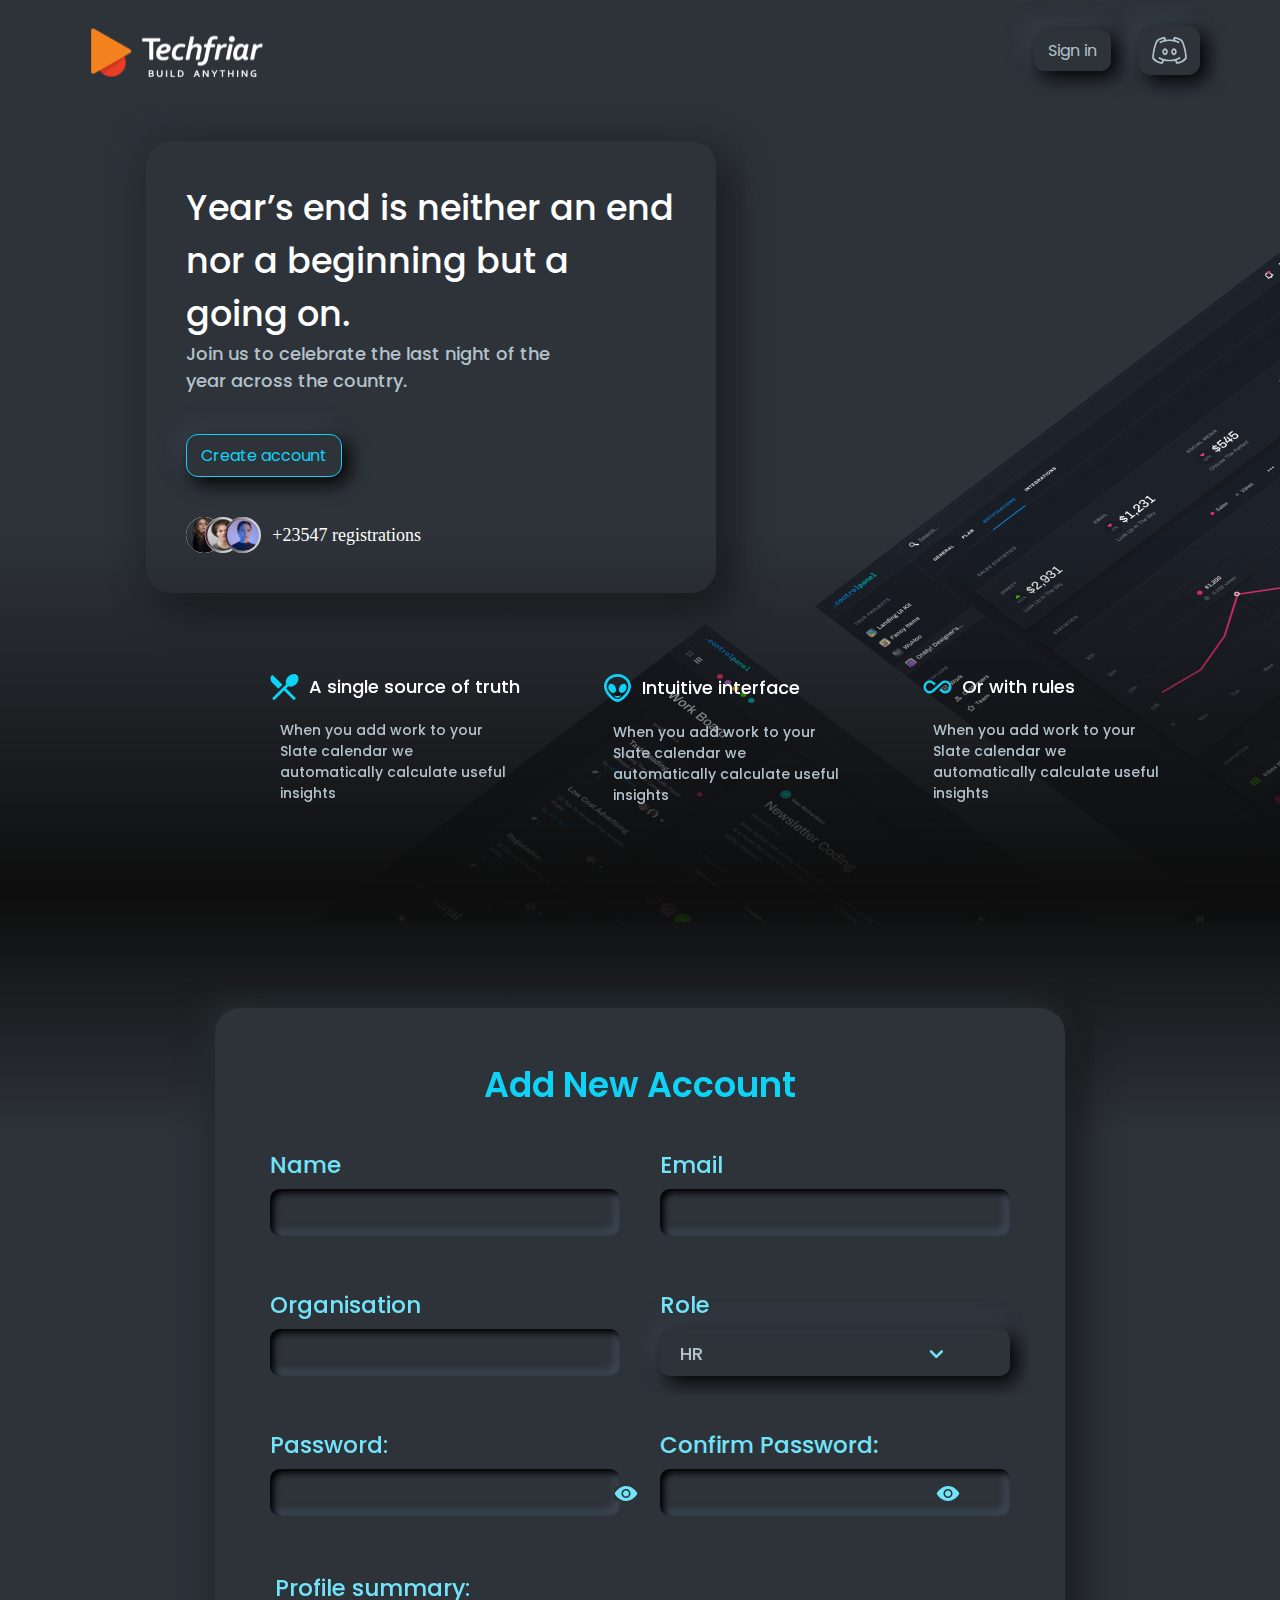
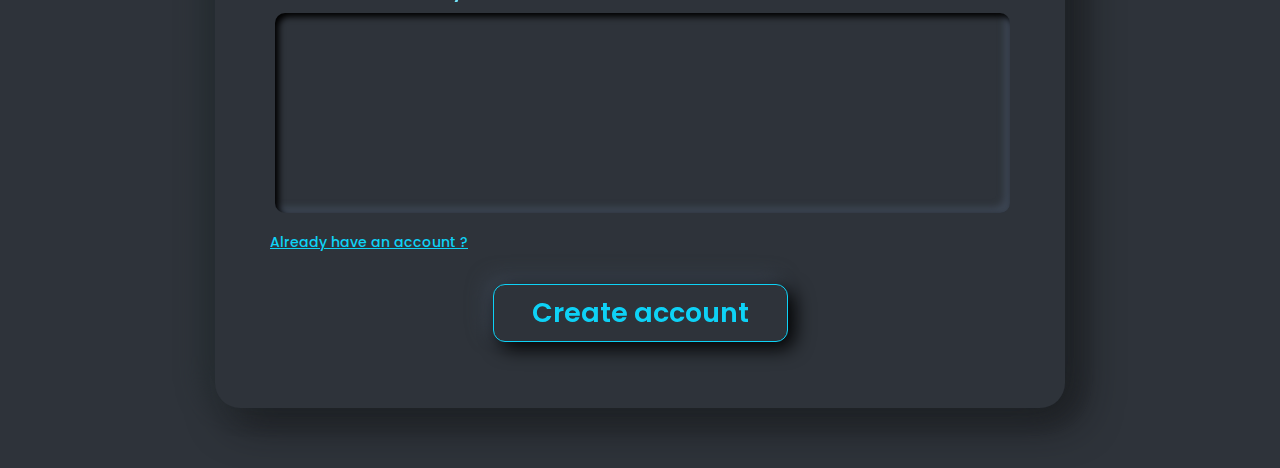
<file: index.html>
<!DOCTYPE html>
<html lang="en">

<head>
    <meta charset="UTF-8">
    <meta name="viewport" content="width=device-width, initial-scale=1.0">
    <title>TechFriar</title>
    <script src="./javascript/script.js"></script>
    <link rel="stylesheet" href="https://cdnjs.cloudflare.com/ajax/libs/font-awesome/6.4.2/css/all.min.css" integrity="sha512-z3gLpd7yknf1YoNbCzqRKc4qyor8gaKU1qmn+CShxbuBusANI9QpRohGBreCFkKxLhei6S9CQXFEbbKuqLg0DA==" crossorigin="anonymous" referrerpolicy="no-referrer" />
    <link rel="stylesheet" href="./styelsheet/style.css">
</head>

<body>
    <!-- home section starts -->
    <header>
        <!-- navbar section starts -->
        <div class="nav-wraper">
            <nav class="nav">
                <img src="./assets/logo/image 1.png" class="logo" alt="">
                <ul>
                    <li class="sign-in"><a href="sign-in.html#signin">Sign in</a></li>
                    <li class="newtm-btn"><a href=""><svg width="37" height="29" viewBox="0 0 37 29" fill="none"
                                xmlns="http://www.w3.org/2000/svg">
                                <mask id="path-1-inside-1_829_14784" fill="white">
                                    <path
                                        d="M14.2675 0.403442L13.279 0.522419C13.279 0.522419 8.84389 1.00719 5.60493 3.60823H5.56696L5.52646 3.6462C4.79994 4.3145 4.48351 5.13595 3.98355 6.33711C3.39421 7.78226 2.8925 9.26161 2.48115 10.7671C1.54199 14.163 0.780029 18.2766 0.780029 22.0396V22.356L0.938244 22.6724C2.1103 24.7292 4.19113 26.0392 6.12008 26.9442C8.04776 27.8492 9.71471 28.3289 10.8665 28.3682L11.6183 28.4074L12.0132 27.7353L13.3979 25.2823C14.8662 25.614 16.5572 25.8367 18.5 25.8367C20.4429 25.8367 22.1339 25.614 23.6021 25.2823L24.9868 27.7353L25.383 28.4074L26.1336 28.3682C27.2854 28.3289 28.9523 27.8492 30.88 26.9442C32.8089 26.0392 34.8898 24.7292 36.0618 22.6724L36.22 22.356V22.0396C36.22 18.2766 35.4581 14.163 34.5189 10.7671C34.1076 9.26161 33.6058 7.78226 33.0165 6.33711C32.5165 5.13469 32.2001 4.3145 31.4736 3.64747L31.4344 3.60697H31.3939C28.1574 1.00719 23.7211 0.522419 23.7211 0.522419L22.7326 0.403442L22.3756 1.31349C22.3756 1.31349 22.0099 2.23746 21.7833 3.2918C20.6952 3.14167 19.5984 3.06219 18.5 3.05385C17.8229 3.05385 16.6521 3.09815 15.2168 3.2918C14.9889 2.23746 14.6231 1.31349 14.6231 1.31349L14.2675 0.403442ZM12.5271 3.2918C12.5815 3.469 12.636 3.62216 12.6853 3.76645C11.0488 4.17148 9.30335 4.78915 7.70222 5.78273L9.04641 7.91926C12.3297 5.88146 17.0457 5.58528 18.5 5.58528C19.9531 5.58528 24.6704 5.88146 27.9536 7.91926L29.2978 5.78273C27.6967 4.78915 25.9513 4.17148 24.3147 3.76518C24.3641 3.62216 24.4185 3.469 24.4729 3.29054C25.6538 3.52849 27.9093 4.07275 29.7725 5.54604C29.7624 5.55111 30.2471 6.28269 30.6825 7.32564C31.1281 8.39896 31.6217 9.82796 32.0672 11.4392C32.9228 14.5288 33.5949 18.2918 33.6494 21.6042C32.852 22.8205 31.3749 23.9179 29.8117 24.6507C28.8314 25.114 27.7943 25.4459 26.7272 25.638L26.0943 24.571C26.4702 24.4318 26.8411 24.2799 27.1626 24.1356C29.1105 23.28 30.1686 22.356 30.1686 22.356L28.5068 20.4574C28.5068 20.4574 27.7954 21.1105 26.1336 21.8421C24.4742 22.5737 21.9364 23.3053 18.5 23.3053C15.0636 23.3053 12.5271 22.5737 10.8665 21.8421C9.20462 21.1105 8.49329 20.4574 8.49329 20.4574L6.83141 22.356C6.83141 22.356 7.88955 23.28 9.83748 24.1356C10.159 24.2799 10.5298 24.433 10.9057 24.571L10.2729 25.6393C9.20522 25.4465 8.16767 25.1137 7.18707 24.6495C5.62518 23.9179 4.14683 22.8205 3.35196 21.6042C3.40512 18.2918 4.07721 14.5288 4.9341 11.4392C5.31274 10.0416 5.77471 8.66799 6.31753 7.32564C6.75294 6.28269 7.2377 5.55111 7.22758 5.54604C9.09071 4.07275 11.3462 3.52849 12.5271 3.2918ZM14.07 11.9139C13.0916 11.9139 12.2259 12.472 11.6968 13.1796C11.1677 13.8871 10.9057 14.7567 10.9057 15.711C10.9057 16.6654 11.1677 17.5349 11.6968 18.2424C12.2259 18.95 13.0916 19.5081 14.07 19.5081C15.0484 19.5081 15.9142 18.95 16.4432 18.2424C16.9723 17.5349 17.2343 16.6654 17.2343 15.711C17.2343 14.7567 16.9723 13.8871 16.4432 13.1796C15.9142 12.472 15.0484 11.9139 14.07 11.9139ZM22.93 11.9139C21.9516 11.9139 21.0859 12.472 20.5568 13.1796C20.0277 13.8871 19.7657 14.7567 19.7657 15.711C19.7657 16.6654 20.0277 17.5349 20.5568 18.2424C21.0859 18.95 21.9516 19.5081 22.93 19.5081C23.9084 19.5081 24.7742 18.95 25.3032 18.2424C25.8323 17.5349 26.0943 16.6654 26.0943 15.711C26.0943 14.7567 25.8323 13.8871 25.3032 13.1796C24.7742 12.472 23.9084 11.9139 22.93 11.9139ZM14.07 14.4453C14.1396 14.4453 14.2282 14.4706 14.3865 14.6832C14.5447 14.8946 14.7029 15.2655 14.7029 15.711C14.7029 16.1565 14.5447 16.5274 14.3865 16.74C14.2282 16.9514 14.1396 16.9767 14.07 16.9767C14.0004 16.9767 13.9118 16.9514 13.7536 16.7388C13.5443 16.4372 13.4337 16.0781 13.4372 15.711C13.4372 15.2655 13.5954 14.8946 13.7536 14.682C13.9118 14.4706 14.0004 14.4453 14.07 14.4453ZM22.93 14.4453C22.9996 14.4453 23.0882 14.4706 23.2465 14.6832C23.4047 14.8946 23.5629 15.2655 23.5629 15.711C23.5629 16.1565 23.4047 16.5274 23.2465 16.74C23.0882 16.9514 22.9996 16.9767 22.93 16.9767C22.8604 16.9767 22.7718 16.9514 22.6136 16.7388C22.4043 16.4372 22.2937 16.0781 22.2972 15.711C22.2972 15.2655 22.4554 14.8946 22.6136 14.682C22.7718 14.4706 22.8604 14.4453 22.93 14.4453Z" />
                                </mask>
                                <path
                                    d="M14.2675 0.403442L13.279 0.522419C13.279 0.522419 8.84389 1.00719 5.60493 3.60823H5.56696L5.52646 3.6462C4.79994 4.3145 4.48351 5.13595 3.98355 6.33711C3.39421 7.78226 2.8925 9.26161 2.48115 10.7671C1.54199 14.163 0.780029 18.2766 0.780029 22.0396V22.356L0.938244 22.6724C2.1103 24.7292 4.19113 26.0392 6.12008 26.9442C8.04776 27.8492 9.71471 28.3289 10.8665 28.3682L11.6183 28.4074L12.0132 27.7353L13.3979 25.2823C14.8662 25.614 16.5572 25.8367 18.5 25.8367C20.4429 25.8367 22.1339 25.614 23.6021 25.2823L24.9868 27.7353L25.383 28.4074L26.1336 28.3682C27.2854 28.3289 28.9523 27.8492 30.88 26.9442C32.8089 26.0392 34.8898 24.7292 36.0618 22.6724L36.22 22.356V22.0396C36.22 18.2766 35.4581 14.163 34.5189 10.7671C34.1076 9.26161 33.6058 7.78226 33.0165 6.33711C32.5165 5.13469 32.2001 4.3145 31.4736 3.64747L31.4344 3.60697H31.3939C28.1574 1.00719 23.7211 0.522419 23.7211 0.522419L22.7326 0.403442L22.3756 1.31349C22.3756 1.31349 22.0099 2.23746 21.7833 3.2918C20.6952 3.14167 19.5984 3.06219 18.5 3.05385C17.8229 3.05385 16.6521 3.09815 15.2168 3.2918C14.9889 2.23746 14.6231 1.31349 14.6231 1.31349L14.2675 0.403442ZM12.5271 3.2918C12.5815 3.469 12.636 3.62216 12.6853 3.76645C11.0488 4.17148 9.30335 4.78915 7.70222 5.78273L9.04641 7.91926C12.3297 5.88146 17.0457 5.58528 18.5 5.58528C19.9531 5.58528 24.6704 5.88146 27.9536 7.91926L29.2978 5.78273C27.6967 4.78915 25.9513 4.17148 24.3147 3.76518C24.3641 3.62216 24.4185 3.469 24.4729 3.29054C25.6538 3.52849 27.9093 4.07275 29.7725 5.54604C29.7624 5.55111 30.2471 6.28269 30.6825 7.32564C31.1281 8.39896 31.6217 9.82796 32.0672 11.4392C32.9228 14.5288 33.5949 18.2918 33.6494 21.6042C32.852 22.8205 31.3749 23.9179 29.8117 24.6507C28.8314 25.114 27.7943 25.4459 26.7272 25.638L26.0943 24.571C26.4702 24.4318 26.8411 24.2799 27.1626 24.1356C29.1105 23.28 30.1686 22.356 30.1686 22.356L28.5068 20.4574C28.5068 20.4574 27.7954 21.1105 26.1336 21.8421C24.4742 22.5737 21.9364 23.3053 18.5 23.3053C15.0636 23.3053 12.5271 22.5737 10.8665 21.8421C9.20462 21.1105 8.49329 20.4574 8.49329 20.4574L6.83141 22.356C6.83141 22.356 7.88955 23.28 9.83748 24.1356C10.159 24.2799 10.5298 24.433 10.9057 24.571L10.2729 25.6393C9.20522 25.4465 8.16767 25.1137 7.18707 24.6495C5.62518 23.9179 4.14683 22.8205 3.35196 21.6042C3.40512 18.2918 4.07721 14.5288 4.9341 11.4392C5.31274 10.0416 5.77471 8.66799 6.31753 7.32564C6.75294 6.28269 7.2377 5.55111 7.22758 5.54604C9.09071 4.07275 11.3462 3.52849 12.5271 3.2918ZM14.07 11.9139C13.0916 11.9139 12.2259 12.472 11.6968 13.1796C11.1677 13.8871 10.9057 14.7567 10.9057 15.711C10.9057 16.6654 11.1677 17.5349 11.6968 18.2424C12.2259 18.95 13.0916 19.5081 14.07 19.5081C15.0484 19.5081 15.9142 18.95 16.4432 18.2424C16.9723 17.5349 17.2343 16.6654 17.2343 15.711C17.2343 14.7567 16.9723 13.8871 16.4432 13.1796C15.9142 12.472 15.0484 11.9139 14.07 11.9139ZM22.93 11.9139C21.9516 11.9139 21.0859 12.472 20.5568 13.1796C20.0277 13.8871 19.7657 14.7567 19.7657 15.711C19.7657 16.6654 20.0277 17.5349 20.5568 18.2424C21.0859 18.95 21.9516 19.5081 22.93 19.5081C23.9084 19.5081 24.7742 18.95 25.3032 18.2424C25.8323 17.5349 26.0943 16.6654 26.0943 15.711C26.0943 14.7567 25.8323 13.8871 25.3032 13.1796C24.7742 12.472 23.9084 11.9139 22.93 11.9139ZM14.07 14.4453C14.1396 14.4453 14.2282 14.4706 14.3865 14.6832C14.5447 14.8946 14.7029 15.2655 14.7029 15.711C14.7029 16.1565 14.5447 16.5274 14.3865 16.74C14.2282 16.9514 14.1396 16.9767 14.07 16.9767C14.0004 16.9767 13.9118 16.9514 13.7536 16.7388C13.5443 16.4372 13.4337 16.0781 13.4372 15.711C13.4372 15.2655 13.5954 14.8946 13.7536 14.682C13.9118 14.4706 14.0004 14.4453 14.07 14.4453ZM22.93 14.4453C22.9996 14.4453 23.0882 14.4706 23.2465 14.6832C23.4047 14.8946 23.5629 15.2655 23.5629 15.711C23.5629 16.1565 23.4047 16.5274 23.2465 16.74C23.0882 16.9514 22.9996 16.9767 22.93 16.9767C22.8604 16.9767 22.7718 16.9514 22.6136 16.7388C22.4043 16.4372 22.2937 16.0781 22.2972 15.711C22.2972 15.2655 22.4554 14.8946 22.6136 14.682C22.7718 14.4706 22.8604 14.4453 22.93 14.4453Z"
                                    fill="#B2C2CB" stroke="#2E333A" stroke-width="0.8"
                                    mask="url(#path-1-inside-1_829_14784)" />
                            </svg> </a></li>

                </ul>
            </nav>
        </div>
        <!-- navbar section ends -->

        <!-- hero section starts -->
        <div class="hero-section">
            <img src="./assets/background/bg1.png" class="bg-1" alt="">
            <img src="./assets/background/bg2.png" class="bg-2" alt="">
            <img src="./assets/background/bg3.png" class="bg-3" alt="">
            <div class="hero">
                <div class="hero-sec">
                <h1 class="hero-head">Year’s end is neither an end nor a beginning but a going on.</h1>
                <p class="hero-pass">Join us to celebrate the last night of the year across the country.</p>
                <a href="#add-new-acc" class="hero-btn">Create account</a>
                <div class="profiles-container">
                    <img class="profile-img-1" src="./assets/profiles/Ellipse 490.svg" alt="">
                    <img class="profile-img-2" src="./assets/profiles/Ellipse 491.svg" alt="">
                    <img class="profile-img-3" src="./assets/profiles/Ellipse 492.svg" alt="">
                    <p class="hero-pass-2">+23547 registrations</p>
                </div>
            </div>
        </div>
        <div class="hero-2"> 
            <div class="hero-wrapper">
            <div class="hero-sec-1">
                <div class="card card-1">
                    <div class="hero-title" >
                        <svg width="29" height="27" viewBox="0 0 29 27" fill="none" xmlns="http://www.w3.org/2000/svg">
                            <path
                                d="M8.34875 15.8693L12.493 11.7251L3.42842 2.67521C2.72552 1.97231 1.51008 2.16268 1.07077 3.0706C0.031058 5.25253 0.411797 7.93234 2.21299 9.74818L8.34875 15.8693ZM18.2773 13.2188C20.5178 14.2585 23.6662 13.5263 25.9946 11.1979C28.7915 8.40095 29.3333 4.38854 27.1807 2.2359C25.0427 0.0979017 21.0303 0.625079 18.2187 3.42205C15.8903 5.75042 15.1581 8.89884 16.1978 11.1393L2.93053 24.4066C2.65673 24.6805 2.5029 25.0518 2.5029 25.439C2.5029 25.8263 2.65673 26.1976 2.93053 26.4714C3.20434 26.7452 3.5757 26.8991 3.96292 26.8991C4.35015 26.8991 4.72151 26.7452 4.99531 26.4714L14.0598 17.4362L23.1097 26.4861C23.2453 26.6216 23.4062 26.7292 23.5834 26.8026C23.7605 26.8759 23.9504 26.9137 24.1421 26.9137C24.3338 26.9137 24.5237 26.8759 24.7008 26.8026C24.878 26.7292 25.0389 26.6216 25.1745 26.4861C25.3101 26.3505 25.4176 26.1895 25.491 26.0124C25.5644 25.8353 25.6021 25.6454 25.6021 25.4537C25.6021 25.2619 25.5644 25.0721 25.491 24.895C25.4176 24.7178 25.3101 24.5569 25.1745 24.4213L16.1246 15.3714L18.2773 13.2188Z"
                                fill="#0ED2F6" />
                        </svg>
                        <h3 class="head">A single source of truth</h3>
                    </div>
                    <p class="hero-2-pass">When you add work to your Slate calendar we automatically calculate useful
                        insights</p>
                </div>
            </div>
            <div class="hero-sec-1">
                <div class="card card-2">
                    <div class="hero-title">
                        <svg width="29" height="29" viewBox="0 0 29 29" fill="none" xmlns="http://www.w3.org/2000/svg">
                            <path
                                d="M12.2129 13.4202C13.5933 15.7162 13.3903 18.4182 11.7392 19.5102C10.0881 20.5742 7.62507 19.5802 6.23114 17.2842C4.85074 14.9882 5.06728 12.2582 6.71834 11.1942C8.36941 10.1302 10.8325 11.1242 12.2129 13.4202ZM14.5 22.9682C17.2067 22.9682 17.8833 21.9182 17.8833 21.9182C17.8833 21.9182 17.2067 24.7182 14.5 24.7182C11.7933 24.7182 11.1167 21.9602 11.1167 21.9182C11.1167 21.9182 11.7933 22.9682 14.5 22.9682ZM22.2817 11.1942C23.9327 12.2582 24.1493 14.9882 22.7689 17.2842C21.3749 19.5802 18.9119 20.5742 17.2608 19.5102C15.6097 18.4182 15.4067 15.7162 16.7871 13.4202C18.1675 11.1242 20.6306 10.1302 22.2817 11.1942ZM14.5 26.1182C17.8833 26.1182 25.3267 18.9222 25.3267 13.5182C25.3267 8.11421 20.4682 3.71821 14.5 3.71821C8.53181 3.71821 3.67334 8.11421 3.67334 13.5182C3.67334 18.9222 11.1167 26.1182 14.5 26.1182ZM14.5 0.918213C21.9433 0.918213 28.0333 6.57421 28.0333 13.5182C28.0333 19.2302 20.3464 28.9182 14.5 28.9182C8.65361 28.9182 0.966675 19.2302 0.966675 13.5182C0.966675 6.57421 7.05667 0.918213 14.5 0.918213Z"
                                fill="#0ED2F6" />
                        </svg>
                        <h3 class="head">Intuitive interface</h3>
                    </div>
                    <p class="hero-2-pass">When you add work to your Slate calendar we automatically calculate useful
                        insights</p>
                    </div>
                </div>
                <div class="hero-sec-1">
                    <div class="card card-3">
                        <div class="hero-title">
                            
                            <svg width="29" height="14" viewBox="0 0 29 14" fill="none" xmlns="http://www.w3.org/2000/svg">
                                <path
                                d="M22.2 0.430447C20.52 0.430447 18.9333 1.10576 17.8017 2.27549L9.6 9.80036C8.85333 10.5721 7.86167 10.9942 6.8 10.9942C4.61833 10.9942 2.83333 9.17329 2.83333 6.91824C2.83333 4.66319 4.61833 2.84227 6.8 2.84227C7.86167 2.84227 8.85333 3.26433 9.64667 4.08435L10.965 5.29026L12.75 3.67434L11.2567 2.33578C10.6724 1.72961 9.97777 1.24912 9.21282 0.922085C8.44787 0.59505 7.6278 0.427952 6.8 0.430447C3.32333 0.430447 0.5 3.34875 0.5 6.91824C0.5 10.4877 3.32333 13.406 6.8 13.406C8.48 13.406 10.0667 12.7307 11.1983 11.561L19.4 4.03612C20.1467 3.26433 21.1383 2.84227 22.2 2.84227C24.3817 2.84227 26.1667 4.66319 26.1667 6.91824C26.1667 9.17329 24.3817 10.9942 22.2 10.9942C21.15 10.9942 20.1467 10.5721 19.3533 9.75213L18 8.53416L16.25 10.1501L17.7433 11.5007C18.3291 12.1038 19.0244 12.5815 19.7891 12.9064C20.5539 13.2313 21.3732 13.397 22.2 13.394C25.6767 13.394 28.5 10.4877 28.5 6.91824C28.5 3.30051 25.6767 0.430447 22.2 0.430447Z"
                                fill="#0ED2F6" />
                            </svg>
                        <h3 class="head">Or with rules</h3>
                    </div>
                    <p class="hero-2-pass">When you add work to your Slate calendar we automatically calculate useful
                        insights</p>
                    </div>
                </div>
                
            </div>
            
        </div>
        
    </div>
    <div class="gradient">
    </div>
</header>

<section class="add-acc-section" id="add-new-acc">
      
        <div class="add-new-acc">

      
        <div class="form-wrapper">

        
        <h3 class="form-title">Add New Account</h3>
        <form action="">
            <div class="form-section">
                <div class="form-div">
                    <h7 class="label">Name</h7>
                    <input type="text">
                </div>
                <div class="form-div">
                    <h5 class="label">Email</h5>
                    <input type="email">
                </div>
            </div>
            <div class="form-section">
                <div class="form-div">
                    <h5 class="label">Organisation</h5>
                    <input type="text">
                </div>
                <div class="form-div">
                    <h5 class="label">Role</h5>
                    <svg class="select-arrow" width="14" height="9" viewBox="0 0 14 9" fill="none" xmlns="http://www.w3.org/2000/svg">
                        <path fill-rule="evenodd" clip-rule="evenodd" d="M13.6072 2.37504C14.0954 1.88689 14.0954 1.09543 13.6072 0.607274C13.1191 0.119118 12.3276 0.119118 11.8395 0.607274L7.38433 5.0624L2.90241 0.580489C2.41426 0.0923334 1.6228 0.0923337 1.13465 0.580489C0.646492 1.06864 0.646492 1.8601 1.13465 2.34826L6.25092 7.46453C6.30681 7.5669 6.37808 7.66311 6.46473 7.74977C6.88511 8.17015 7.53043 8.22851 8.01326 7.92486C8.10767 7.87087 8.19654 7.80358 8.27714 7.72298C8.31996 7.68017 8.35902 7.63502 8.39432 7.58795L13.6072 2.37504Z" fill="#72E4F9"/>
                      </svg>
                    <select class="role" name="role" id="role">
                      <option class="option-div" value="HR" >HR</option>
                            <option class="option-div" value="Intern" >Intern</option>
                            <option class="option-div"  value="Manager">Manager</option>
                      </select>
                </div>
            </div>
            <div class="form-section">
                <div class="form-div">
                    <h5 class="label">Password:</h5>
                    <input type="password" id="password">
                    <img src="./assets/icons/eye.svg" class="eye " id="img1" alt="">
                </div>
                <div class="form-div">
                    <h7 class="label">Confirm Password:</h7>
                    <input type="password" id="confirmpass">
                   <img src="./assets/icons/eye.svg" alt="" class="eye-2 " id="img2">
                </div>

            </div>
            <div class="summary">
                <h5 class="label">Profile summary:</h5>
                <input type="">
            </div>


                <a href="sign-in.html#signin" class="form-link-1">Already have an account ?</a>
                <div class="link-div">

                    <a href="dashboard.html" class="form-link-2">Create account</a>
                </div>
        </form>
    </div>
</div>
    </section>
</body>
</html>
</file>
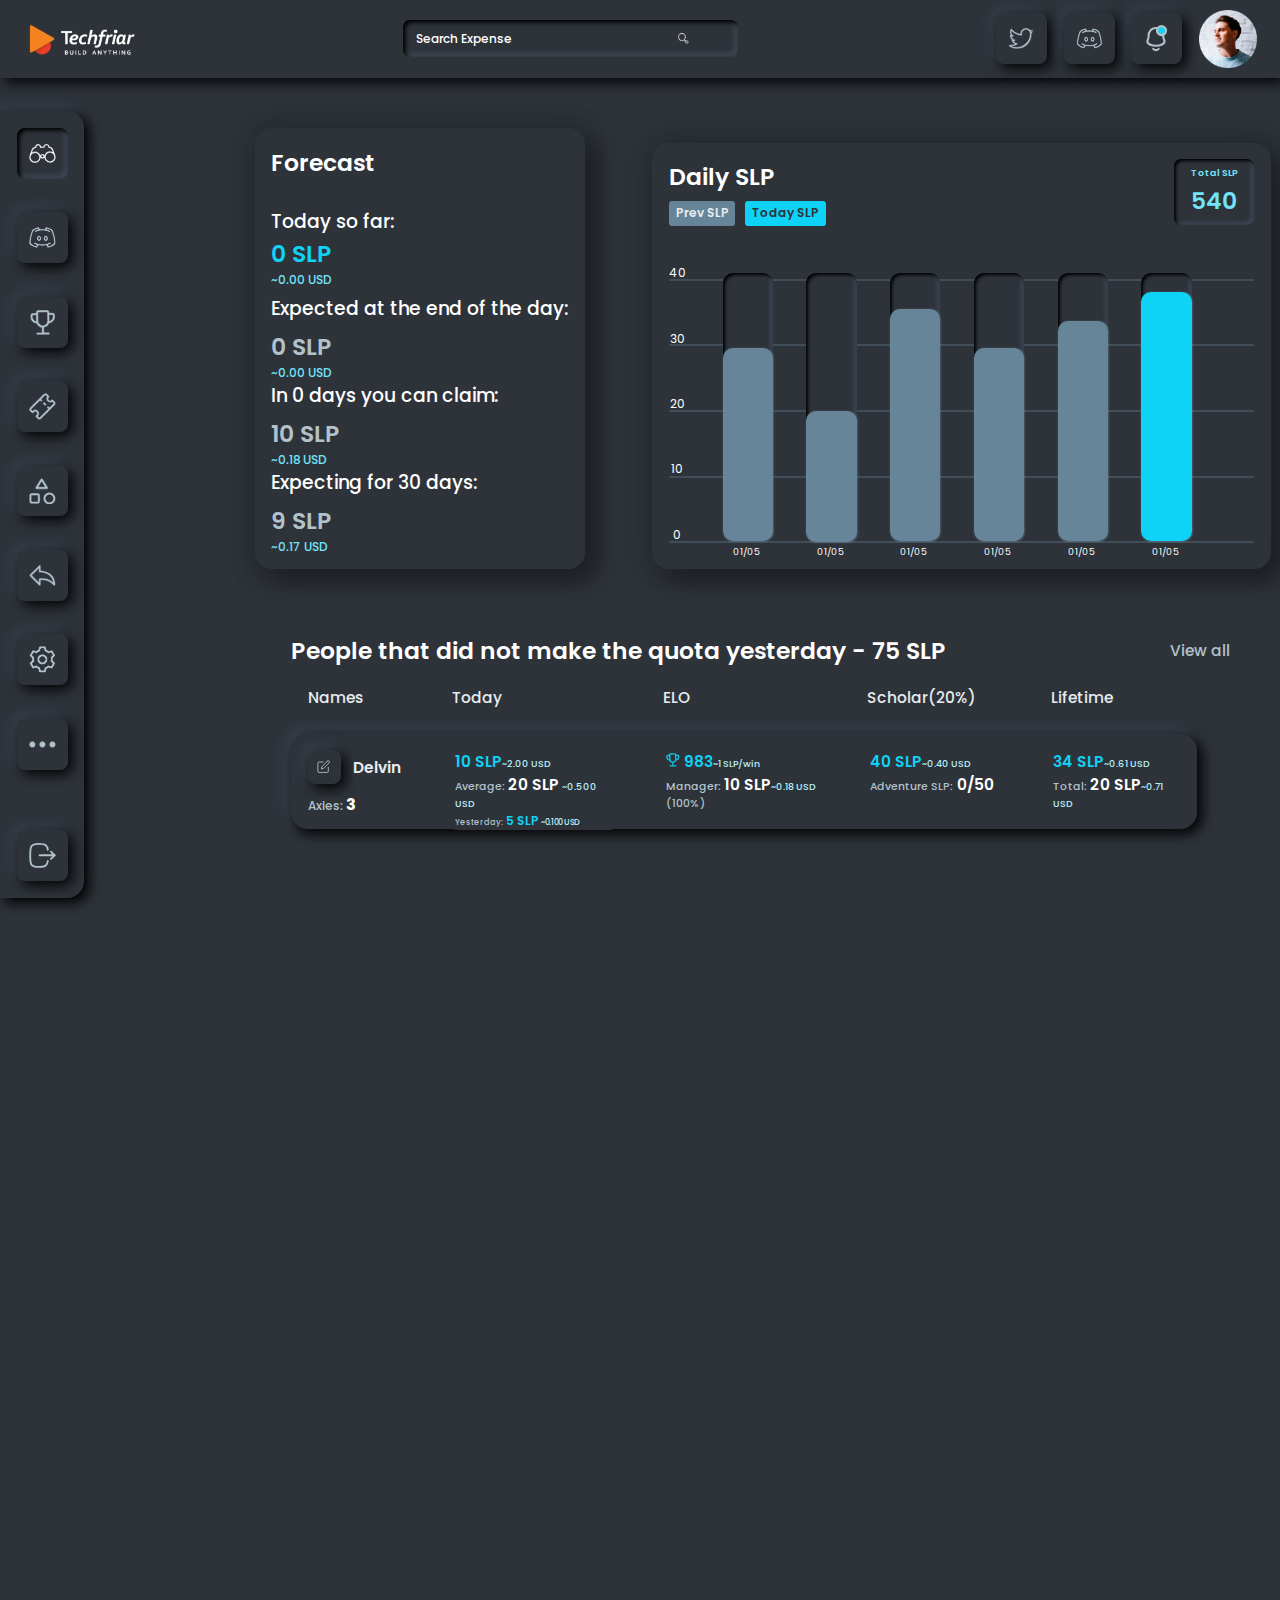
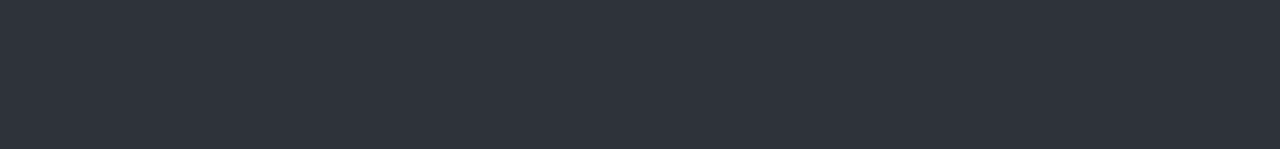
<file: dashboard.html>
<!DOCTYPE html>
<html lang="en">
<head>
    <meta charset="UTF-8">
    <meta name="viewport" content="width=device-width, initial-scale=1.0">
    <title>TechFriar</title>

</head>
<script src="script.js"></script>
<link rel="stylesheet" href="./styelsheet/dashboard.css">
<body>
    <header>
        <div class="nav-wraper">
            <nav class="nav">
                <img src="./assets/logo/image 1.png" class="logo" alt="">
                <input type="text" class="nav-input" placeholder="Search Expense">
                <div class="search-icon">
                    <img src="./assets/icons/Search.png" class="search-icon1" alt="">
                </div>
                <ul>
                    <li class="newtm-btn twitter"><a > <svg width="32" height="26" viewBox="0 0 32 26" fill="none" xmlns="http://www.w3.org/2000/svg">
                        <path fill-rule="evenodd" clip-rule="evenodd" d="M14.6498 7.36323C14.6498 3.58422 17.7133 0.520752 21.4923 0.520752C23.7111 0.520752 25.4814 1.5689 26.6674 3.09188C27.9218 2.83475 29.1245 2.36954 30.2254 1.71551C29.7991 3.042 28.9067 4.16916 27.7133 4.88839L27.7177 4.89495C28.8506 4.75808 29.9567 4.45351 31 3.99123L30.9978 3.9956C30.2604 5.10064 29.3348 6.07439 28.2669 6.8687C28.3238 7.25601 28.3545 7.64332 28.3545 8.02845C28.3545 16.0963 22.2078 25.4793 10.9036 25.4793C7.57036 25.4822 4.30678 24.525 1.50314 22.7222C1.37115 22.6375 1.25891 22.5254 1.17404 22.3935C1.08917 22.2616 1.03364 22.113 1.01123 21.9577C0.988816 21.8025 1.00004 21.6443 1.04414 21.4938C1.08824 21.3433 1.16418 21.204 1.26682 21.0854C1.36442 20.9231 1.50674 20.7924 1.67673 20.709C1.84672 20.6255 2.03717 20.5929 2.22524 20.6149C4.22963 20.8513 6.22964 20.6062 7.99551 19.8359C7.12452 19.4511 6.34477 18.8864 5.70743 18.1789C5.0701 17.4715 4.5896 16.6372 4.29747 15.7309C4.24345 15.5623 4.23587 15.3823 4.27554 15.2098C4.3152 15.0373 4.40064 14.8786 4.52285 14.7506C3.80372 14.1195 3.2277 13.342 2.83334 12.4703C2.43898 11.5986 2.23539 10.6526 2.23619 9.69585V9.62145C2.23613 9.39253 2.31584 9.17075 2.46161 8.99423C2.60737 8.81772 2.81008 8.69751 3.03488 8.65427C2.53877 7.69688 2.28057 6.63408 2.28214 5.55579C2.28214 4.53171 2.2887 3.24068 3.00862 2.07656C3.08554 1.95323 3.1888 1.84846 3.311 1.76977C3.4332 1.69108 3.57131 1.64041 3.71541 1.62141C3.92435 1.55552 4.14827 1.55386 4.35816 1.61668C4.56805 1.67949 4.75426 1.80387 4.89265 1.97371C7.33188 4.97436 10.8207 6.93544 14.652 7.45951V7.36323H14.6498ZM10.9036 23.2911C8.33312 23.2749 4.90827 22.5001 4.89265 22.3935C4.87704 22.2868 9.52284 22.3935 11.5478 19.7024C11.6877 19.5164 11.6026 19.2994 11.5379 19.1066C11.4731 18.9137 11.3502 18.7457 11.1861 18.6255C11.022 18.5054 10.8247 18.439 10.6213 18.4355C9.88877 18.4223 9.16914 18.2401 8.51857 17.903C7.868 17.566 7.30408 17.0832 6.87078 16.4924C7.28654 16.4596 7.69354 16.3873 8.08742 16.2823C8.30213 16.2249 8.4911 16.0966 8.62362 15.9181C8.75613 15.7397 8.82439 15.5217 8.81729 15.2996C8.81019 15.0774 8.72815 14.8642 8.58451 14.6946C8.44087 14.525 8.24408 14.409 8.02615 14.3655C7.19367 14.1968 6.42131 13.8089 5.78889 13.2419C5.15647 12.6749 4.68692 11.9493 4.42876 11.1401C4.8664 11.2451 5.32373 11.3085 5.792 11.3239C6.00599 11.3311 6.2165 11.2683 6.39163 11.1451C6.56676 11.0219 6.69697 10.845 6.76252 10.6412C6.82807 10.4374 6.8254 10.2177 6.75491 10.0156C6.68442 9.81337 6.54995 9.63968 6.37187 9.52079C5.71892 9.08579 5.18352 8.49625 4.81323 7.80454C4.44294 7.11283 4.24924 6.34037 4.24932 5.55579C4.24932 5.18817 4.25589 4.86213 4.27777 4.56454C7.33965 7.68925 11.4664 9.5456 15.8358 9.76368C16.0045 9.77226 16.173 9.74165 16.3279 9.67425C16.4828 9.60685 16.62 9.50449 16.7287 9.3752C16.8375 9.2459 16.9148 9.09317 16.9546 8.92899C16.9945 8.76482 16.9957 8.59364 16.9584 8.42888C16.7976 7.74562 16.7936 7.03486 16.9464 6.3498C17.0992 5.66474 17.405 5.02311 17.8409 4.47295C18.2768 3.92278 18.8315 3.47833 19.4634 3.17285C20.0953 2.86737 20.7882 2.70878 21.4901 2.70895C24.1903 2.70895 26.1641 5.21005 26.1641 8.03063C26.1641 15.1554 19.4634 23.3449 10.9036 23.2911Z" fill="#B2C2CB"/>
                        <path fill-rule="evenodd" clip-rule="evenodd" d="M14.6498 7.36323C14.6498 3.58422 17.7133 0.520752 21.4923 0.520752C23.7111 0.520752 25.4814 1.5689 26.6674 3.09188C27.9218 2.83475 29.1245 2.36954 30.2254 1.71551C29.7991 3.042 28.9067 4.16916 27.7133 4.88839L27.7177 4.89495C28.8506 4.75808 29.9567 4.45351 31 3.99123L30.9978 3.9956C30.2604 5.10064 29.3348 6.07439 28.2669 6.8687C28.3238 7.25601 28.3545 7.64332 28.3545 8.02845C28.3545 16.0963 22.2078 25.4793 10.9036 25.4793C7.57036 25.4822 4.30678 24.525 1.50314 22.7222C1.37115 22.6375 1.25891 22.5254 1.17404 22.3935C1.08917 22.2616 1.03364 22.113 1.01123 21.9577C0.988816 21.8025 1.00004 21.6443 1.04414 21.4938C1.08824 21.3433 1.16418 21.204 1.26682 21.0854C1.36442 20.9231 1.50674 20.7924 1.67673 20.709C1.84672 20.6255 2.03717 20.5929 2.22524 20.6149C4.22963 20.8513 6.22964 20.6062 7.99551 19.8359C7.12452 19.4511 6.34477 18.8864 5.70743 18.1789C5.0701 17.4715 4.5896 16.6372 4.29747 15.7309C4.24345 15.5623 4.23587 15.3823 4.27554 15.2098C4.3152 15.0373 4.40064 14.8786 4.52285 14.7506C3.80372 14.1195 3.2277 13.342 2.83334 12.4703C2.43898 11.5986 2.23539 10.6526 2.23619 9.69585V9.62145C2.23613 9.39253 2.31584 9.17075 2.46161 8.99423C2.60737 8.81772 2.81008 8.69751 3.03488 8.65427C2.53877 7.69688 2.28057 6.63408 2.28214 5.55579C2.28214 4.53171 2.2887 3.24068 3.00862 2.07656C3.08554 1.95323 3.1888 1.84846 3.311 1.76977C3.4332 1.69108 3.57131 1.64041 3.71541 1.62141C3.92435 1.55552 4.14827 1.55386 4.35816 1.61668C4.56805 1.67949 4.75426 1.80387 4.89265 1.97371C7.33188 4.97436 10.8207 6.93544 14.652 7.45951V7.36323H14.6498ZM10.9036 23.2911C8.33312 23.2749 4.90827 22.5001 4.89265 22.3935C4.87704 22.2868 9.52284 22.3935 11.5478 19.7024C11.6877 19.5164 11.6026 19.2994 11.5379 19.1066C11.4731 18.9137 11.3502 18.7457 11.1861 18.6255C11.022 18.5054 10.8247 18.439 10.6213 18.4355C9.88877 18.4223 9.16914 18.2401 8.51857 17.903C7.868 17.566 7.30408 17.0832 6.87078 16.4924C7.28654 16.4596 7.69354 16.3873 8.08742 16.2823C8.30213 16.2249 8.4911 16.0966 8.62362 15.9181C8.75613 15.7397 8.82439 15.5217 8.81729 15.2996C8.81019 15.0774 8.72815 14.8642 8.58451 14.6946C8.44087 14.525 8.24408 14.409 8.02615 14.3655C7.19367 14.1968 6.42131 13.8089 5.78889 13.2419C5.15647 12.6749 4.68692 11.9493 4.42876 11.1401C4.8664 11.2451 5.32373 11.3085 5.792 11.3239C6.00599 11.3311 6.2165 11.2683 6.39163 11.1451C6.56676 11.0219 6.69697 10.845 6.76252 10.6412C6.82807 10.4374 6.8254 10.2177 6.75491 10.0156C6.68442 9.81337 6.54995 9.63968 6.37187 9.52079C5.71892 9.08579 5.18352 8.49625 4.81323 7.80454C4.44294 7.11283 4.24924 6.34037 4.24932 5.55579C4.24932 5.18817 4.25589 4.86213 4.27777 4.56454C7.33965 7.68925 11.4664 9.5456 15.8358 9.76368C16.0045 9.77226 16.173 9.74165 16.3279 9.67425C16.4828 9.60685 16.62 9.50449 16.7287 9.3752C16.8375 9.2459 16.9148 9.09317 16.9546 8.92899C16.9945 8.76482 16.9957 8.59364 16.9584 8.42888C16.7976 7.74562 16.7936 7.03486 16.9464 6.3498C17.0992 5.66474 17.405 5.02311 17.8409 4.47295C18.2768 3.92278 18.8315 3.47833 19.4634 3.17285C20.0953 2.86737 20.7882 2.70878 21.4901 2.70895C24.1903 2.70895 26.1641 5.21005 26.1641 8.03063C26.1641 15.1554 19.4634 23.3449 10.9036 23.2911Z" stroke="#2E333A" stroke-width="0.5"/>
                      </svg> </a></li>
                    <li class="newtm-btn"><a href=""><svg width="37" height="29" viewBox="0 0 37 29" fill="none"
                                xmlns="http://www.w3.org/2000/svg">
                                <mask id="path-1-inside-1_829_14784" fill="white">
                                    <path
                                        d="M14.2675 0.403442L13.279 0.522419C13.279 0.522419 8.84389 1.00719 5.60493 3.60823H5.56696L5.52646 3.6462C4.79994 4.3145 4.48351 5.13595 3.98355 6.33711C3.39421 7.78226 2.8925 9.26161 2.48115 10.7671C1.54199 14.163 0.780029 18.2766 0.780029 22.0396V22.356L0.938244 22.6724C2.1103 24.7292 4.19113 26.0392 6.12008 26.9442C8.04776 27.8492 9.71471 28.3289 10.8665 28.3682L11.6183 28.4074L12.0132 27.7353L13.3979 25.2823C14.8662 25.614 16.5572 25.8367 18.5 25.8367C20.4429 25.8367 22.1339 25.614 23.6021 25.2823L24.9868 27.7353L25.383 28.4074L26.1336 28.3682C27.2854 28.3289 28.9523 27.8492 30.88 26.9442C32.8089 26.0392 34.8898 24.7292 36.0618 22.6724L36.22 22.356V22.0396C36.22 18.2766 35.4581 14.163 34.5189 10.7671C34.1076 9.26161 33.6058 7.78226 33.0165 6.33711C32.5165 5.13469 32.2001 4.3145 31.4736 3.64747L31.4344 3.60697H31.3939C28.1574 1.00719 23.7211 0.522419 23.7211 0.522419L22.7326 0.403442L22.3756 1.31349C22.3756 1.31349 22.0099 2.23746 21.7833 3.2918C20.6952 3.14167 19.5984 3.06219 18.5 3.05385C17.8229 3.05385 16.6521 3.09815 15.2168 3.2918C14.9889 2.23746 14.6231 1.31349 14.6231 1.31349L14.2675 0.403442ZM12.5271 3.2918C12.5815 3.469 12.636 3.62216 12.6853 3.76645C11.0488 4.17148 9.30335 4.78915 7.70222 5.78273L9.04641 7.91926C12.3297 5.88146 17.0457 5.58528 18.5 5.58528C19.9531 5.58528 24.6704 5.88146 27.9536 7.91926L29.2978 5.78273C27.6967 4.78915 25.9513 4.17148 24.3147 3.76518C24.3641 3.62216 24.4185 3.469 24.4729 3.29054C25.6538 3.52849 27.9093 4.07275 29.7725 5.54604C29.7624 5.55111 30.2471 6.28269 30.6825 7.32564C31.1281 8.39896 31.6217 9.82796 32.0672 11.4392C32.9228 14.5288 33.5949 18.2918 33.6494 21.6042C32.852 22.8205 31.3749 23.9179 29.8117 24.6507C28.8314 25.114 27.7943 25.4459 26.7272 25.638L26.0943 24.571C26.4702 24.4318 26.8411 24.2799 27.1626 24.1356C29.1105 23.28 30.1686 22.356 30.1686 22.356L28.5068 20.4574C28.5068 20.4574 27.7954 21.1105 26.1336 21.8421C24.4742 22.5737 21.9364 23.3053 18.5 23.3053C15.0636 23.3053 12.5271 22.5737 10.8665 21.8421C9.20462 21.1105 8.49329 20.4574 8.49329 20.4574L6.83141 22.356C6.83141 22.356 7.88955 23.28 9.83748 24.1356C10.159 24.2799 10.5298 24.433 10.9057 24.571L10.2729 25.6393C9.20522 25.4465 8.16767 25.1137 7.18707 24.6495C5.62518 23.9179 4.14683 22.8205 3.35196 21.6042C3.40512 18.2918 4.07721 14.5288 4.9341 11.4392C5.31274 10.0416 5.77471 8.66799 6.31753 7.32564C6.75294 6.28269 7.2377 5.55111 7.22758 5.54604C9.09071 4.07275 11.3462 3.52849 12.5271 3.2918ZM14.07 11.9139C13.0916 11.9139 12.2259 12.472 11.6968 13.1796C11.1677 13.8871 10.9057 14.7567 10.9057 15.711C10.9057 16.6654 11.1677 17.5349 11.6968 18.2424C12.2259 18.95 13.0916 19.5081 14.07 19.5081C15.0484 19.5081 15.9142 18.95 16.4432 18.2424C16.9723 17.5349 17.2343 16.6654 17.2343 15.711C17.2343 14.7567 16.9723 13.8871 16.4432 13.1796C15.9142 12.472 15.0484 11.9139 14.07 11.9139ZM22.93 11.9139C21.9516 11.9139 21.0859 12.472 20.5568 13.1796C20.0277 13.8871 19.7657 14.7567 19.7657 15.711C19.7657 16.6654 20.0277 17.5349 20.5568 18.2424C21.0859 18.95 21.9516 19.5081 22.93 19.5081C23.9084 19.5081 24.7742 18.95 25.3032 18.2424C25.8323 17.5349 26.0943 16.6654 26.0943 15.711C26.0943 14.7567 25.8323 13.8871 25.3032 13.1796C24.7742 12.472 23.9084 11.9139 22.93 11.9139ZM14.07 14.4453C14.1396 14.4453 14.2282 14.4706 14.3865 14.6832C14.5447 14.8946 14.7029 15.2655 14.7029 15.711C14.7029 16.1565 14.5447 16.5274 14.3865 16.74C14.2282 16.9514 14.1396 16.9767 14.07 16.9767C14.0004 16.9767 13.9118 16.9514 13.7536 16.7388C13.5443 16.4372 13.4337 16.0781 13.4372 15.711C13.4372 15.2655 13.5954 14.8946 13.7536 14.682C13.9118 14.4706 14.0004 14.4453 14.07 14.4453ZM22.93 14.4453C22.9996 14.4453 23.0882 14.4706 23.2465 14.6832C23.4047 14.8946 23.5629 15.2655 23.5629 15.711C23.5629 16.1565 23.4047 16.5274 23.2465 16.74C23.0882 16.9514 22.9996 16.9767 22.93 16.9767C22.8604 16.9767 22.7718 16.9514 22.6136 16.7388C22.4043 16.4372 22.2937 16.0781 22.2972 15.711C22.2972 15.2655 22.4554 14.8946 22.6136 14.682C22.7718 14.4706 22.8604 14.4453 22.93 14.4453Z" />
                                </mask>
                                <path
                                    d="M14.2675 0.403442L13.279 0.522419C13.279 0.522419 8.84389 1.00719 5.60493 3.60823H5.56696L5.52646 3.6462C4.79994 4.3145 4.48351 5.13595 3.98355 6.33711C3.39421 7.78226 2.8925 9.26161 2.48115 10.7671C1.54199 14.163 0.780029 18.2766 0.780029 22.0396V22.356L0.938244 22.6724C2.1103 24.7292 4.19113 26.0392 6.12008 26.9442C8.04776 27.8492 9.71471 28.3289 10.8665 28.3682L11.6183 28.4074L12.0132 27.7353L13.3979 25.2823C14.8662 25.614 16.5572 25.8367 18.5 25.8367C20.4429 25.8367 22.1339 25.614 23.6021 25.2823L24.9868 27.7353L25.383 28.4074L26.1336 28.3682C27.2854 28.3289 28.9523 27.8492 30.88 26.9442C32.8089 26.0392 34.8898 24.7292 36.0618 22.6724L36.22 22.356V22.0396C36.22 18.2766 35.4581 14.163 34.5189 10.7671C34.1076 9.26161 33.6058 7.78226 33.0165 6.33711C32.5165 5.13469 32.2001 4.3145 31.4736 3.64747L31.4344 3.60697H31.3939C28.1574 1.00719 23.7211 0.522419 23.7211 0.522419L22.7326 0.403442L22.3756 1.31349C22.3756 1.31349 22.0099 2.23746 21.7833 3.2918C20.6952 3.14167 19.5984 3.06219 18.5 3.05385C17.8229 3.05385 16.6521 3.09815 15.2168 3.2918C14.9889 2.23746 14.6231 1.31349 14.6231 1.31349L14.2675 0.403442ZM12.5271 3.2918C12.5815 3.469 12.636 3.62216 12.6853 3.76645C11.0488 4.17148 9.30335 4.78915 7.70222 5.78273L9.04641 7.91926C12.3297 5.88146 17.0457 5.58528 18.5 5.58528C19.9531 5.58528 24.6704 5.88146 27.9536 7.91926L29.2978 5.78273C27.6967 4.78915 25.9513 4.17148 24.3147 3.76518C24.3641 3.62216 24.4185 3.469 24.4729 3.29054C25.6538 3.52849 27.9093 4.07275 29.7725 5.54604C29.7624 5.55111 30.2471 6.28269 30.6825 7.32564C31.1281 8.39896 31.6217 9.82796 32.0672 11.4392C32.9228 14.5288 33.5949 18.2918 33.6494 21.6042C32.852 22.8205 31.3749 23.9179 29.8117 24.6507C28.8314 25.114 27.7943 25.4459 26.7272 25.638L26.0943 24.571C26.4702 24.4318 26.8411 24.2799 27.1626 24.1356C29.1105 23.28 30.1686 22.356 30.1686 22.356L28.5068 20.4574C28.5068 20.4574 27.7954 21.1105 26.1336 21.8421C24.4742 22.5737 21.9364 23.3053 18.5 23.3053C15.0636 23.3053 12.5271 22.5737 10.8665 21.8421C9.20462 21.1105 8.49329 20.4574 8.49329 20.4574L6.83141 22.356C6.83141 22.356 7.88955 23.28 9.83748 24.1356C10.159 24.2799 10.5298 24.433 10.9057 24.571L10.2729 25.6393C9.20522 25.4465 8.16767 25.1137 7.18707 24.6495C5.62518 23.9179 4.14683 22.8205 3.35196 21.6042C3.40512 18.2918 4.07721 14.5288 4.9341 11.4392C5.31274 10.0416 5.77471 8.66799 6.31753 7.32564C6.75294 6.28269 7.2377 5.55111 7.22758 5.54604C9.09071 4.07275 11.3462 3.52849 12.5271 3.2918ZM14.07 11.9139C13.0916 11.9139 12.2259 12.472 11.6968 13.1796C11.1677 13.8871 10.9057 14.7567 10.9057 15.711C10.9057 16.6654 11.1677 17.5349 11.6968 18.2424C12.2259 18.95 13.0916 19.5081 14.07 19.5081C15.0484 19.5081 15.9142 18.95 16.4432 18.2424C16.9723 17.5349 17.2343 16.6654 17.2343 15.711C17.2343 14.7567 16.9723 13.8871 16.4432 13.1796C15.9142 12.472 15.0484 11.9139 14.07 11.9139ZM22.93 11.9139C21.9516 11.9139 21.0859 12.472 20.5568 13.1796C20.0277 13.8871 19.7657 14.7567 19.7657 15.711C19.7657 16.6654 20.0277 17.5349 20.5568 18.2424C21.0859 18.95 21.9516 19.5081 22.93 19.5081C23.9084 19.5081 24.7742 18.95 25.3032 18.2424C25.8323 17.5349 26.0943 16.6654 26.0943 15.711C26.0943 14.7567 25.8323 13.8871 25.3032 13.1796C24.7742 12.472 23.9084 11.9139 22.93 11.9139ZM14.07 14.4453C14.1396 14.4453 14.2282 14.4706 14.3865 14.6832C14.5447 14.8946 14.7029 15.2655 14.7029 15.711C14.7029 16.1565 14.5447 16.5274 14.3865 16.74C14.2282 16.9514 14.1396 16.9767 14.07 16.9767C14.0004 16.9767 13.9118 16.9514 13.7536 16.7388C13.5443 16.4372 13.4337 16.0781 13.4372 15.711C13.4372 15.2655 13.5954 14.8946 13.7536 14.682C13.9118 14.4706 14.0004 14.4453 14.07 14.4453ZM22.93 14.4453C22.9996 14.4453 23.0882 14.4706 23.2465 14.6832C23.4047 14.8946 23.5629 15.2655 23.5629 15.711C23.5629 16.1565 23.4047 16.5274 23.2465 16.74C23.0882 16.9514 22.9996 16.9767 22.93 16.9767C22.8604 16.9767 22.7718 16.9514 22.6136 16.7388C22.4043 16.4372 22.2937 16.0781 22.2972 15.711C22.2972 15.2655 22.4554 14.8946 22.6136 14.682C22.7718 14.4706 22.8604 14.4453 22.93 14.4453Z"
                                    fill="#B2C2CB" stroke="#2E333A" stroke-width="0.8"
                                    mask="url(#path-1-inside-1_829_14784)" />
                            </svg> </a></li>
                    <li class="newtm-btn" ><a href="">
                        <svg width="26" height="32" viewBox="0 0 26 32" fill="none" xmlns="http://www.w3.org/2000/svg">
                            <path fill-rule="evenodd" clip-rule="evenodd" d="M12.4569 3.49219C6.29904 3.49219 3.62348 9.06814 3.62348 12.7541C3.62348 15.5091 4.0229 14.6983 2.49797 18.059C0.635794 22.848 8.12418 24.8054 12.4569 24.8054C16.7883 24.8054 24.2767 22.848 22.4159 18.059C20.8909 14.6983 21.2904 15.5091 21.2904 12.7541C21.2904 9.06814 18.6135 3.49219 12.4569 3.49219Z" stroke="#B2C2CB" stroke-width="2.5" stroke-linecap="round" stroke-linejoin="round"/>
                            <path d="M15.6643 28.4854C13.8669 30.493 11.0631 30.5168 9.24854 28.4854" stroke="#B2C2CB" stroke-width="2.5" stroke-linecap="round" stroke-linejoin="round"/>
                            <circle cx="19.1282" cy="6.66575" r="5.31575" fill="#0ED2F6" stroke="#B2C2CB" stroke-width="2.7"/>
                          </svg>
                    </a></li>
                    <li><a href="">
                        <img src="./assets/profiles/nav-profile.png"  class="nav-profile">
                    </a></li>
                </ul>
            </nav>
        </div>
        <div class="hero">
            <div class="side-bar">
                <ul>
                    <li class="active-icon"><a href="">
                        <svg width="42" height="32" viewBox="0 0 42 32" fill="none" xmlns="http://www.w3.org/2000/svg">
                            <path d="M9.29177 5.71797L9.41648 5.68423L9.43701 5.55668C9.81702 3.19488 11.7586 1.35901 14.2212 1.31602C16.5451 1.27546 18.4616 2.85001 19.0649 4.99585L19.1066 5.14438L19.2609 5.14169L22.3583 5.08763L22.5124 5.08494L22.5491 4.93514C23.0783 2.76942 24.9388 1.12894 27.2627 1.08838C29.7253 1.0454 31.7298 2.81495 32.192 5.15824L32.2168 5.28434L32.3419 5.31411C34.7697 5.89205 36.8412 7.42561 37.8112 9.63072L37.8113 9.63385L37.8128 9.72047L37.877 9.77862L37.8836 9.78459L40.9851 18.0014L40.9847 18.0016L40.9899 18.013C41.4715 19.081 41.7474 20.2651 41.7691 21.5079C41.8549 26.4236 37.9116 30.507 32.9959 30.5928C28.5678 30.6701 24.8188 27.4793 24.056 23.2526L23.9873 22.8721L23.7165 23.148C23.0524 23.8242 22.149 24.2594 21.1447 24.2769C20.1403 24.2945 19.221 23.891 18.5353 23.2386L18.255 22.9719L18.1995 23.3548C17.5834 27.6057 13.9492 30.9253 9.52119 31.0026C4.60544 31.0884 0.522069 27.1451 0.436264 22.2294C0.411882 20.8325 0.726413 19.4989 1.28412 18.3052L1.28887 18.2951L1.29246 18.2844L3.88552 10.5878L3.92299 10.5872L3.96895 10.4556C4.83797 7.96795 6.88953 6.36777 9.29177 5.71797ZM24.542 6.15403L24.5613 7.25821L17.1363 7.38781L17.117 6.28363C17.1027 5.46117 16.8096 4.76097 16.3009 4.26973C15.7922 3.77849 15.0822 3.51002 14.2597 3.52438C13.4373 3.53874 12.7371 3.83181 12.2458 4.34051C11.7546 4.84921 11.4861 5.55921 11.5005 6.38167L11.518 7.38293L10.5176 7.50441L10.5172 7.50445C8.44253 7.75995 6.79831 9.03087 6.05187 11.137L6.03978 11.1711L6.04041 11.2073L6.04047 11.2107L5.1204 13.844L4.95791 14.3091L5.3986 14.0889C6.55053 13.5133 7.84319 13.1683 9.20948 13.1444C12.9362 13.0794 16.1677 15.3403 17.5597 18.5817L17.7112 18.9347L17.9135 18.6081C18.5573 17.5686 19.7115 16.8747 21.0151 16.852C22.32 16.8292 23.4977 17.4836 24.1762 18.4976L24.3898 18.8168L24.5288 18.4587C25.8055 15.1708 28.9561 12.7984 32.6841 12.7334C34.0664 12.7092 35.3808 13.0351 36.5644 13.5848L37.0061 13.79L36.836 13.3336L35.8095 10.5793L35.8089 10.5775C35.7991 10.5522 35.788 10.5303 35.7801 10.5152C35.7771 10.5095 35.7747 10.5049 35.7727 10.501C35.7685 10.4931 35.7657 10.4879 35.7628 10.4819C34.9514 8.69187 33.2 7.32022 31.1803 7.14376L31.18 7.14374L30.176 7.05725L30.1585 6.05599C30.1442 5.23353 29.8511 4.53334 29.3424 4.04209C28.8337 3.55085 28.1237 3.28238 27.3012 3.29674C26.4788 3.3111 25.7786 3.60417 25.2873 4.11287C24.7961 4.62157 24.5276 5.33157 24.542 6.15403ZM3.22427 19.3651L3.22426 19.3651L3.2233 19.3673C3.20167 19.418 3.19457 19.4703 3.1911 19.4958L3.19052 19.5001C3.18683 19.5267 3.18524 19.5336 3.18538 19.5336C2.84913 20.3529 2.62792 21.2341 2.64462 22.1908C2.70967 25.9176 5.7558 28.8593 9.48265 28.7942C13.2095 28.7292 16.1511 25.683 16.0861 21.9562C16.021 18.2293 12.9749 15.2877 9.24803 15.3528C6.53215 15.4002 4.24816 17.0437 3.22427 19.3651ZM39.5607 21.5464C39.4957 17.8196 36.4496 14.878 32.7227 14.943C28.9959 15.0081 26.0543 18.0542 26.1193 21.7811C26.1844 25.5079 29.2305 28.4495 32.9573 28.3845C36.6842 28.3194 39.6258 25.2733 39.5607 21.5464ZM22.584 20.5382C22.5693 19.6922 21.8996 19.0456 21.0537 19.0603C20.2077 19.0751 19.561 19.7447 19.5758 20.5907C19.5906 21.4367 20.2602 22.0834 21.1062 22.0686C21.9521 22.0538 22.5988 21.3842 22.584 20.5382Z" fill="white" stroke="#2E333A" stroke-width="0.4"/>
                          </svg>
                    </a></li>
                    <li><a href="">
                        <svg width="38" height="30" viewBox="0 0 38 30" fill="none" xmlns="http://www.w3.org/2000/svg">
                            <mask id="path-1-inside-1_3067_2115" fill="white">
                              <path d="M14.4659 0L13.4069 0.127457C13.4069 0.127457 8.65573 0.64678 5.1859 3.43322H5.14522L5.10183 3.4739C4.32353 4.18983 3.98455 5.06983 3.44895 6.35661C2.81761 7.90476 2.28014 9.48956 1.83946 11.1024C0.833361 14.7403 0.0170898 19.1471 0.0170898 23.1783L0.0170898 23.5173L0.186581 23.8563C1.44217 26.0597 3.67133 27.463 5.73777 28.4325C7.80285 29.402 9.58861 29.9159 10.8225 29.958L11.6279 30L12.051 29.28L13.5344 26.6522C15.1073 27.0075 16.9188 27.2461 19.0001 27.2461C21.0815 27.2461 22.893 27.0075 24.4659 26.6522L25.9493 29.28L26.3737 30L27.1778 29.958C28.4117 29.9159 30.1974 29.402 32.2625 28.4325C34.3289 27.463 36.5581 26.0597 37.8137 23.8563L37.9832 23.5173V23.1783C37.9832 19.1471 37.1669 14.7403 36.1608 11.1024C35.7201 9.48956 35.1827 7.90476 34.5513 6.35661C34.0157 5.06847 33.6767 4.18983 32.8984 3.47525L32.8564 3.43186H32.813C29.3459 0.646779 24.5934 0.127457 24.5934 0.127457L23.5344 0L23.152 0.974915C23.152 0.974915 22.7601 1.96475 22.5174 3.09424C21.3517 2.9334 20.1768 2.84825 19.0001 2.83932C18.2747 2.83932 17.0205 2.88678 15.4828 3.09424C15.2388 1.96475 14.8469 0.974915 14.8469 0.974915L14.4659 0ZM12.6015 3.09424C12.6598 3.28407 12.7181 3.44814 12.771 3.60271C11.0178 4.03661 9.14793 4.6983 7.43268 5.76271L8.87268 8.05152C12.39 5.86847 17.4422 5.55119 19.0001 5.55119C20.5567 5.55119 25.6103 5.86847 29.1276 8.05152L30.5676 5.76271C28.8523 4.6983 26.9825 4.03661 25.2293 3.60136C25.2822 3.44814 25.3405 3.28407 25.3988 3.09288C26.6639 3.3478 29.0801 3.93085 31.0761 5.50915C31.0652 5.51458 31.5845 6.2983 32.051 7.41559C32.5283 8.56542 33.0571 10.0963 33.5344 11.8224C34.451 15.1322 35.171 19.1634 35.2293 22.7119C34.375 24.0149 32.7927 25.1905 31.1181 25.9756C30.0679 26.4719 28.9569 26.8275 27.8137 27.0332L27.1357 25.8902C27.5384 25.741 27.9357 25.5783 28.2801 25.4237C30.3669 24.5071 31.5005 23.5173 31.5005 23.5173L29.7201 21.4834C29.7201 21.4834 28.9581 22.1831 27.1778 22.9668C25.4001 23.7505 22.6815 24.5342 19.0001 24.5342C15.3188 24.5342 12.6015 23.7505 10.8225 22.9668C9.04217 22.1831 8.28014 21.4834 8.28014 21.4834L6.4998 23.5173C6.4998 23.5173 7.63336 24.5071 9.72014 25.4237C10.0645 25.5783 10.4618 25.7424 10.8645 25.8902L10.1866 27.0346C9.04282 26.8281 7.9313 26.4715 6.88082 25.9742C5.2076 25.1905 3.62387 24.0149 2.77234 22.7119C2.82929 19.1634 3.54929 15.1322 4.46726 11.8224C4.87289 10.3252 5.36778 8.85363 5.94929 7.41559C6.41573 6.2983 6.93505 5.51458 6.92421 5.50915C8.92014 3.93085 11.3364 3.3478 12.6015 3.09424ZM14.2544 12.3308C13.2062 12.3308 12.2788 12.9288 11.712 13.6868C11.1452 14.4447 10.8645 15.3763 10.8645 16.3986C10.8645 17.421 11.1452 18.3525 11.712 19.1105C12.2788 19.8685 13.2062 20.4664 14.2544 20.4664C15.3025 20.4664 16.23 19.8685 16.7967 19.1105C17.3635 18.3525 17.6442 17.421 17.6442 16.3986C17.6442 15.3763 17.3635 14.4447 16.7967 13.6868C16.23 12.9288 15.3025 12.3308 14.2544 12.3308ZM23.7459 12.3308C22.6978 12.3308 21.7703 12.9288 21.2035 13.6868C20.6367 14.4447 20.3561 15.3763 20.3561 16.3986C20.3561 17.421 20.6367 18.3525 21.2035 19.1105C21.7703 19.8685 22.6978 20.4664 23.7459 20.4664C24.794 20.4664 25.7215 19.8685 26.2883 19.1105C26.855 18.3525 27.1357 17.421 27.1357 16.3986C27.1357 15.3763 26.855 14.4447 26.2883 13.6868C25.7215 12.9288 24.794 12.3308 23.7459 12.3308ZM14.2544 15.0427C14.329 15.0427 14.4239 15.0698 14.5934 15.2976C14.7628 15.5241 14.9323 15.9214 14.9323 16.3986C14.9323 16.8759 14.7628 17.2732 14.5934 17.501C14.4239 17.7275 14.329 17.7546 14.2544 17.7546C14.1798 17.7546 14.0849 17.7275 13.9154 17.4997C13.6912 17.1766 13.5727 16.7919 13.5764 16.3986C13.5764 15.9214 13.7459 15.5241 13.9154 15.2963C14.0849 15.0698 14.1798 15.0427 14.2544 15.0427ZM23.7459 15.0427C23.8205 15.0427 23.9154 15.0698 24.0849 15.2976C24.2544 15.5241 24.4239 15.9214 24.4239 16.3986C24.4239 16.8759 24.2544 17.2732 24.0849 17.501C23.9154 17.7275 23.8205 17.7546 23.7459 17.7546C23.6713 17.7546 23.5764 17.7275 23.4069 17.4997C23.1827 17.1766 23.0642 16.7919 23.0679 16.3986C23.0679 15.9214 23.2374 15.5241 23.4069 15.2963C23.5764 15.0698 23.6713 15.0427 23.7459 15.0427Z"/>
                            </mask>
                            <path d="M14.4659 0L13.4069 0.127457C13.4069 0.127457 8.65573 0.64678 5.1859 3.43322H5.14522L5.10183 3.4739C4.32353 4.18983 3.98455 5.06983 3.44895 6.35661C2.81761 7.90476 2.28014 9.48956 1.83946 11.1024C0.833361 14.7403 0.0170898 19.1471 0.0170898 23.1783L0.0170898 23.5173L0.186581 23.8563C1.44217 26.0597 3.67133 27.463 5.73777 28.4325C7.80285 29.402 9.58861 29.9159 10.8225 29.958L11.6279 30L12.051 29.28L13.5344 26.6522C15.1073 27.0075 16.9188 27.2461 19.0001 27.2461C21.0815 27.2461 22.893 27.0075 24.4659 26.6522L25.9493 29.28L26.3737 30L27.1778 29.958C28.4117 29.9159 30.1974 29.402 32.2625 28.4325C34.3289 27.463 36.5581 26.0597 37.8137 23.8563L37.9832 23.5173V23.1783C37.9832 19.1471 37.1669 14.7403 36.1608 11.1024C35.7201 9.48956 35.1827 7.90476 34.5513 6.35661C34.0157 5.06847 33.6767 4.18983 32.8984 3.47525L32.8564 3.43186H32.813C29.3459 0.646779 24.5934 0.127457 24.5934 0.127457L23.5344 0L23.152 0.974915C23.152 0.974915 22.7601 1.96475 22.5174 3.09424C21.3517 2.9334 20.1768 2.84825 19.0001 2.83932C18.2747 2.83932 17.0205 2.88678 15.4828 3.09424C15.2388 1.96475 14.8469 0.974915 14.8469 0.974915L14.4659 0ZM12.6015 3.09424C12.6598 3.28407 12.7181 3.44814 12.771 3.60271C11.0178 4.03661 9.14793 4.6983 7.43268 5.76271L8.87268 8.05152C12.39 5.86847 17.4422 5.55119 19.0001 5.55119C20.5567 5.55119 25.6103 5.86847 29.1276 8.05152L30.5676 5.76271C28.8523 4.6983 26.9825 4.03661 25.2293 3.60136C25.2822 3.44814 25.3405 3.28407 25.3988 3.09288C26.6639 3.3478 29.0801 3.93085 31.0761 5.50915C31.0652 5.51458 31.5845 6.2983 32.051 7.41559C32.5283 8.56542 33.0571 10.0963 33.5344 11.8224C34.451 15.1322 35.171 19.1634 35.2293 22.7119C34.375 24.0149 32.7927 25.1905 31.1181 25.9756C30.0679 26.4719 28.9569 26.8275 27.8137 27.0332L27.1357 25.8902C27.5384 25.741 27.9357 25.5783 28.2801 25.4237C30.3669 24.5071 31.5005 23.5173 31.5005 23.5173L29.7201 21.4834C29.7201 21.4834 28.9581 22.1831 27.1778 22.9668C25.4001 23.7505 22.6815 24.5342 19.0001 24.5342C15.3188 24.5342 12.6015 23.7505 10.8225 22.9668C9.04217 22.1831 8.28014 21.4834 8.28014 21.4834L6.4998 23.5173C6.4998 23.5173 7.63336 24.5071 9.72014 25.4237C10.0645 25.5783 10.4618 25.7424 10.8645 25.8902L10.1866 27.0346C9.04282 26.8281 7.9313 26.4715 6.88082 25.9742C5.2076 25.1905 3.62387 24.0149 2.77234 22.7119C2.82929 19.1634 3.54929 15.1322 4.46726 11.8224C4.87289 10.3252 5.36778 8.85363 5.94929 7.41559C6.41573 6.2983 6.93505 5.51458 6.92421 5.50915C8.92014 3.93085 11.3364 3.3478 12.6015 3.09424ZM14.2544 12.3308C13.2062 12.3308 12.2788 12.9288 11.712 13.6868C11.1452 14.4447 10.8645 15.3763 10.8645 16.3986C10.8645 17.421 11.1452 18.3525 11.712 19.1105C12.2788 19.8685 13.2062 20.4664 14.2544 20.4664C15.3025 20.4664 16.23 19.8685 16.7967 19.1105C17.3635 18.3525 17.6442 17.421 17.6442 16.3986C17.6442 15.3763 17.3635 14.4447 16.7967 13.6868C16.23 12.9288 15.3025 12.3308 14.2544 12.3308ZM23.7459 12.3308C22.6978 12.3308 21.7703 12.9288 21.2035 13.6868C20.6367 14.4447 20.3561 15.3763 20.3561 16.3986C20.3561 17.421 20.6367 18.3525 21.2035 19.1105C21.7703 19.8685 22.6978 20.4664 23.7459 20.4664C24.794 20.4664 25.7215 19.8685 26.2883 19.1105C26.855 18.3525 27.1357 17.421 27.1357 16.3986C27.1357 15.3763 26.855 14.4447 26.2883 13.6868C25.7215 12.9288 24.794 12.3308 23.7459 12.3308ZM14.2544 15.0427C14.329 15.0427 14.4239 15.0698 14.5934 15.2976C14.7628 15.5241 14.9323 15.9214 14.9323 16.3986C14.9323 16.8759 14.7628 17.2732 14.5934 17.501C14.4239 17.7275 14.329 17.7546 14.2544 17.7546C14.1798 17.7546 14.0849 17.7275 13.9154 17.4997C13.6912 17.1766 13.5727 16.7919 13.5764 16.3986C13.5764 15.9214 13.7459 15.5241 13.9154 15.2963C14.0849 15.0698 14.1798 15.0427 14.2544 15.0427ZM23.7459 15.0427C23.8205 15.0427 23.9154 15.0698 24.0849 15.2976C24.2544 15.5241 24.4239 15.9214 24.4239 16.3986C24.4239 16.8759 24.2544 17.2732 24.0849 17.501C23.9154 17.7275 23.8205 17.7546 23.7459 17.7546C23.6713 17.7546 23.5764 17.7275 23.4069 17.4997C23.1827 17.1766 23.0642 16.7919 23.0679 16.3986C23.0679 15.9214 23.2374 15.5241 23.4069 15.2963C23.5764 15.0698 23.6713 15.0427 23.7459 15.0427Z" fill="#B2C2CB" stroke="#2E333A" stroke-width="0.8" mask="url(#path-1-inside-1_3067_2115)"/>
                          </svg>
                    </a></li>
                    <li><a href="">
                        <svg width="31" height="32" viewBox="0 0 31 32" fill="none" xmlns="http://www.w3.org/2000/svg">
                            <path d="M23.8787 4.19413L23.8831 4.44409L24.133 4.43972L27.4659 4.38155C29.1609 4.35196 30.573 5.7156 30.6025 7.4106L30.6316 9.07702C30.7035 13.1963 27.6606 16.6138 23.6743 17.185L23.5312 17.2054L23.4776 17.3397C22.5016 19.7818 20.3509 21.6466 17.7262 22.2259L17.5265 22.2699L17.5301 22.4744L17.6203 27.6403L17.6246 27.8902L17.8746 27.8859L22.8738 27.7986C23.6562 27.7849 24.3014 28.408 24.315 29.1903C24.3287 29.9726 23.7056 30.6178 22.9233 30.6315L9.592 30.8642C8.80972 30.8778 8.16448 30.2548 8.15082 29.4725C8.13717 28.6902 8.76027 28.0449 9.54255 28.0313L14.5418 27.944L14.7917 27.9397L14.7874 27.6897L14.6972 22.5238L14.6936 22.3194L14.4926 22.2823C11.8493 21.795 9.63474 20.0064 8.57417 17.5998L8.51589 17.4675L8.3722 17.452C4.36836 17.0204 1.20802 13.7111 1.13612 9.59186L1.10703 7.92545C1.07745 6.23044 2.44108 4.81836 4.13609 4.78877L7.46891 4.7306L7.71887 4.72624L7.71451 4.47627C7.68479 2.77365 9.04094 1.36932 10.7436 1.3396L20.742 1.16507C22.4447 1.13535 23.849 2.4915 23.8787 4.19413ZM4.18553 7.62167L3.93557 7.62604L3.93994 7.876L3.96902 9.54241C4.00878 11.8201 5.51396 13.7175 7.55284 14.4157L7.89002 14.5311L7.8838 14.1748L7.77269 7.8091L7.76832 7.55914L7.51836 7.5635L4.18553 7.62167ZM10.793 4.1725L10.543 4.17686L10.5474 4.42682L10.7219 14.4253C10.7723 17.3129 13.1751 19.6333 16.0628 19.5829C18.9504 19.5325 21.2707 17.1297 21.2203 14.2421L21.0458 4.24357L21.0415 3.99361L20.7915 3.99798L10.793 4.1725ZM24.048 13.8926L24.0542 14.249L24.3872 14.1218C26.4004 13.3529 27.8385 11.4042 27.7987 9.12646L27.7696 7.46005L27.7653 7.21009L27.5153 7.21445L24.1825 7.27263L23.9325 7.27699L23.9369 7.52695L24.048 13.8926Z" fill="#B2C2CB" stroke="#2E333A" stroke-width="0.5"/>
                          </svg>
                    </a></li>
                    <li><a href="">
                        <svg width="30" height="30" viewBox="0 0 30 30" fill="none" xmlns="http://www.w3.org/2000/svg">
                            <path d="M18.5664 2.6264L18.425 2.48499L18.2836 2.62641L14.1031 6.80695L13.9616 6.94837L14.1031 7.08979L14.5678 7.55449C14.5678 7.55449 14.5678 7.55449 14.5678 7.5545C15.0301 8.01685 15.0301 8.76646 14.5678 9.2288L14.7092 9.37022L14.5678 9.2288C14.1055 9.69115 13.3558 9.69115 12.8935 9.2288L12.8935 9.22879L12.4287 8.7641L12.2873 8.62269L12.1459 8.76411L2.62641 18.2836L2.48498 18.425L2.62641 18.5664L3.82312 19.7631L3.96095 19.9009L4.10227 19.7667C5.80128 18.153 8.48722 18.1793 10.154 19.8461L10.2954 19.7047L10.154 19.8461C11.8207 21.5128 11.8471 24.1988 10.2333 25.8977L10.099 26.039L10.2369 26.1769L11.4336 27.3737L11.575 27.5151L11.7164 27.3737L21.2359 17.8541L21.3773 17.7127L21.2359 17.5713L20.505 16.8403L20.505 16.8403C20.0426 16.378 20.0426 15.6283 20.505 15.166L20.505 15.166C20.9673 14.7037 21.717 14.7037 22.1793 15.166L22.9103 15.897L23.0517 16.0384L23.1931 15.897L27.3737 11.7164L27.5151 11.575L27.3737 11.4336L26.0598 10.1197L25.9525 10.0124L25.8202 10.0869C24.1674 11.0174 22.0345 10.7788 20.6278 9.37217C19.2212 7.96554 18.9826 5.83257 19.9132 4.17975L19.9876 4.04751L19.8803 3.94021L18.5664 2.6264ZM20.2407 0.952098L20.3821 0.810681L20.2407 0.952105L22.415 3.1263C22.8773 3.58864 22.8773 4.33827 22.415 4.80061L22.415 4.80062L22.3022 4.91341C21.5332 5.68231 21.5332 6.92894 22.3022 7.69786C23.071 8.46678 24.3177 8.46676 25.0866 7.69787L25.0866 7.69785L25.1994 7.58505C25.6617 7.12271 26.4114 7.12271 26.8737 7.58505L27.0151 7.44363L26.8737 7.58505L29.048 9.75928C30.0507 10.7621 30.0507 12.3879 29.0479 13.3908L13.3908 29.048C12.3879 30.0507 10.7621 30.0507 9.75927 29.0479L7.58507 26.8737L7.44364 27.0151L7.58506 26.8737C7.12272 26.4114 7.12272 25.6617 7.58506 25.1994L7.44364 25.058L7.58506 25.1994L8.47965 24.3048L8.33823 24.1634L8.47966 24.3048C9.24854 23.5359 9.24856 22.2892 8.47964 21.5204C7.71073 20.7515 6.4641 20.7515 5.6952 21.5204L4.80062 22.415C4.33828 22.8773 3.58865 22.8773 3.12631 22.415L0.952105 20.2407L0.810681 20.3821L0.952098 20.2407C-0.0506994 19.238 -0.0506994 17.612 0.952098 16.6093L0.810681 16.4679L0.952103 16.6093L16.6093 0.952103L16.4679 0.810681L16.6093 0.952098C17.612 -0.0506994 19.238 -0.0506994 20.2407 0.952098ZM16.0073 10.6683L16.0073 10.6683C16.4696 10.206 17.2193 10.206 17.6816 10.6683L19.0655 12.0522C19.5278 12.5146 19.5278 13.2642 19.0655 13.7265C18.6032 14.1888 17.8535 14.1888 17.3912 13.7265L16.0073 12.3426L16.0073 12.3426C15.5449 11.8802 15.5449 11.1307 16.0073 10.6683Z" fill="#B2C2CB" stroke="#2E333A" stroke-width="0.4"/>
                          </svg>
                    </a></li>

                    <li><a href="">
                        <svg width="30" height="30" viewBox="0 0 30 30" fill="none" xmlns="http://www.w3.org/2000/svg">
                            <path d="M14.4271 4.46392L14.2143 4.11549L14.0007 4.46343L10.9507 9.43139L10.7169 9.81219H11.1638H17.2479H17.6936L17.4613 9.43188L14.4271 4.46392ZM15.3419 0.882696L15.5552 0.752339L15.3419 0.882701L21.1854 10.4449C21.7238 11.3259 21.0898 12.4565 20.0572 12.4565H8.37016C7.33766 12.4565 6.7036 11.3259 7.24199 10.4449L13.0855 0.882702L12.8722 0.752339L13.0855 0.882696C13.601 0.0391015 14.8264 0.0391012 15.3419 0.882696ZM3.20873 19.5311H2.95873V19.7811V26.0697V26.3197H3.20873H9.49729H9.74729V26.0697V19.7811V19.5311H9.49729H3.20873ZM16.0358 22.9254C16.0358 19.1488 19.0839 16.1007 22.8605 16.1007C26.637 16.1007 29.6851 19.1488 29.6851 22.9254C29.6851 26.7019 26.637 29.75 22.8605 29.75C19.0839 29.75 16.0358 26.7019 16.0358 22.9254ZM18.6801 22.9254C18.6801 25.233 20.5529 27.1057 22.8605 27.1057C25.1681 27.1057 27.0408 25.233 27.0408 22.9254C27.0408 20.6177 25.1681 18.745 22.8605 18.745C20.5529 18.745 18.6801 20.6177 18.6801 22.9254ZM3.20873 28.9639C1.61026 28.9639 0.314453 27.6682 0.314453 26.0697L0.314453 19.7811C0.314453 18.1826 1.61026 16.8868 3.20873 16.8868H9.49729C11.0958 16.8868 12.3916 18.1826 12.3916 19.7811V26.0697C12.3916 27.6682 11.0958 28.9639 9.49729 28.9639H3.20873Z" fill="#B2C2CB" stroke="#2E333A" stroke-width="0.5"/>
                          </svg>
                    </a></li>
                    <li><a href="">
                        <svg width="38" height="30" viewBox="0 0 38 30" fill="none" xmlns="http://www.w3.org/2000/svg">
                            <path d="M16.7731 7.58455V7.90368L17.0908 7.93306C19.8023 8.18378 24.8855 9.03283 29.2818 11.9153C33.6566 14.7837 37.3731 19.6774 37.3731 28.0909H37.373L37.3732 28.0988C37.3805 28.4232 37.2839 28.7414 37.0977 29.0071C36.9118 29.2724 36.6461 29.4714 36.3394 29.5753C36.0377 29.6734 35.7129 29.6749 35.4103 29.5795C35.1072 29.4839 34.8416 29.2959 34.6507 29.0418L34.6429 29.0314L34.6343 29.0216C32.653 26.7559 30.2023 24.9485 27.4524 23.7248C24.7033 22.5016 21.721 21.891 18.7124 21.9355H17.1231H16.7731V22.2855V28.0903C16.7717 28.3894 16.6822 28.6814 16.5159 28.9299C16.3495 29.1787 16.1134 29.3729 15.8372 29.4883C15.561 29.6036 15.2569 29.635 14.9629 29.5785C14.6695 29.5221 14.3992 29.3807 14.1857 29.1718C14.1852 29.1714 14.1848 29.171 14.1844 29.1706L1.07781 16.064L1.07679 16.063C0.934065 15.9214 0.820782 15.753 0.743476 15.5674C0.666169 15.3819 0.626367 15.1828 0.626367 14.9818C0.626367 14.7808 0.666169 14.5818 0.743476 14.3962C0.820783 14.2107 0.934065 14.0422 1.07679 13.9007L1.0778 13.8997L14.1859 0.791588C14.1861 0.791427 14.1862 0.791267 14.1864 0.791106C14.4698 0.510264 14.8521 0.351873 15.2511 0.35C15.6547 0.350195 16.0417 0.510604 16.3271 0.795996C16.6126 1.08156 16.7731 1.46888 16.7731 1.87273V7.58455ZM18.7138 18.8526L18.7166 18.8526C23.9096 18.8272 28.9721 20.478 33.1519 23.5597L33.9357 24.1376L33.6991 23.193C32.2024 17.2156 27.9932 14.1349 23.9765 12.5563C19.9682 10.981 16.1207 10.8864 15.2503 10.8864C14.8465 10.8864 14.4592 10.7259 14.1736 10.4404C13.888 10.1548 13.7276 9.76749 13.7276 9.36364V6.386V5.53972L13.1298 6.13879L4.55274 14.7346L4.30607 14.9818L4.55274 15.229L13.1298 23.8249L13.7276 24.4239V23.5777V20.6L13.7276 20.5996C13.7271 20.2349 13.8575 19.8823 14.095 19.6056C14.3319 19.3297 14.6597 19.1477 15.019 19.0925C16.2437 18.9289 17.4782 18.8487 18.7138 18.8526Z" fill="#B2C2CB" stroke="#2E333A" stroke-width="0.7"/>
                          </svg>
                    </a></li>
                    <li><a href="">
                        <svg width="30" height="30" viewBox="0 0 30 30" fill="none" xmlns="http://www.w3.org/2000/svg">
                            <mask id="path-1-inside-1_3067_2293" fill="white">
                              <path d="M17.731 30H12.271C11.9289 30.0001 11.5971 29.8832 11.3305 29.6687C11.064 29.4543 10.8788 29.1552 10.8055 28.821L10.195 25.995C9.38063 25.6382 8.6084 25.1919 7.89255 24.6645L5.13705 25.542C4.81089 25.646 4.45897 25.6353 4.13973 25.5117C3.82048 25.3881 3.55312 25.159 3.38205 24.8625L0.646047 20.136C0.476765 19.8392 0.413221 19.4937 0.465811 19.1561C0.518401 18.8185 0.684011 18.5087 0.935547 18.2775L3.07305 16.3275C2.97584 15.4442 2.97584 14.5528 3.07305 13.6695L0.935547 11.724C0.683654 11.4927 0.517819 11.1826 0.465221 10.8447C0.412622 10.5067 0.476381 10.161 0.646047 9.864L3.37605 5.1345C3.54712 4.83797 3.81448 4.60889 4.13373 4.48528C4.45297 4.36168 4.80489 4.35099 5.13105 4.455L7.88654 5.3325C8.25254 5.0625 8.63354 4.8105 9.02654 4.5825C9.40604 4.3695 9.79604 4.176 10.195 4.0035L10.807 1.1805C10.8799 0.846296 11.0648 0.547032 11.3311 0.332323C11.5973 0.117615 11.929 0.000359949 12.271 0H17.731C18.0731 0.000359949 18.4048 0.117615 18.671 0.332323C18.9373 0.547032 19.1222 0.846296 19.195 1.1805L19.813 4.005C20.627 4.36185 21.3987 4.80809 22.114 5.3355L24.871 4.458C25.197 4.35437 25.5486 4.36526 25.8675 4.48884C26.1864 4.61243 26.4535 4.84129 26.6245 5.1375L29.3545 9.867C29.7025 10.4775 29.5825 11.25 29.065 11.7255L26.9275 13.6755C27.0247 14.5588 27.0247 15.4502 26.9275 16.3335L29.065 18.2835C29.5825 18.7605 29.7025 19.5315 29.3545 20.142L26.6245 24.8715C26.4535 25.168 26.1861 25.3971 25.8669 25.5207C25.5476 25.6443 25.1957 25.655 24.8695 25.551L22.114 24.6735C21.3987 25.2005 20.627 25.6463 19.813 26.0025L19.195 28.821C19.1219 29.1549 18.9369 29.4538 18.6706 29.6683C18.4044 29.8827 18.0729 29.9997 17.731 30ZM8.43104 21.3435L9.66104 22.2435C9.93854 22.4475 10.2265 22.635 10.5265 22.806C10.8085 22.9695 11.0965 23.1165 11.395 23.25L12.7945 23.8635L13.48 27H16.525L17.2105 23.862L18.61 23.2485C19.2205 22.9785 19.801 22.644 20.3395 22.2495L21.5695 21.3495L24.6325 22.3245L26.155 19.6875L23.7805 17.523L23.9485 16.005C24.0235 15.3405 24.0235 14.67 23.9485 14.007L23.7805 12.489L26.1565 10.32L24.6325 7.6815L21.571 8.6565L20.3395 7.7565C19.8007 7.36004 19.2209 7.0226 18.61 6.75L17.2105 6.1365L16.525 3H13.48L12.79 6.138L11.395 6.75C10.7833 7.01791 10.2033 7.35297 9.66554 7.749L8.43404 8.649L5.37404 7.674L3.84855 10.32L6.22304 12.4815L6.05505 14.001C5.98005 14.6655 5.98005 15.336 6.05505 15.999L6.22304 17.517L3.84855 19.6815L5.37105 22.3185L8.43104 21.3435ZM14.995 21C13.4037 21 11.8776 20.3679 10.7524 19.2426C9.62718 18.1174 8.99504 16.5913 8.99504 15C8.99504 13.4087 9.62718 11.8826 10.7524 10.7574C11.8776 9.63214 13.4037 9 14.995 9C16.5863 9 18.1125 9.63214 19.2377 10.7574C20.3629 11.8826 20.995 13.4087 20.995 15C20.995 16.5913 20.3629 18.1174 19.2377 19.2426C18.1125 20.3679 16.5863 21 14.995 21ZM14.995 12C14.4076 12.0006 13.8332 12.1737 13.3432 12.4977C12.8532 12.8218 12.4691 13.2826 12.2386 13.8229C12.0081 14.3633 11.9414 14.9594 12.0466 15.5374C12.1518 16.1154 12.4244 16.6497 12.8306 17.0741C13.2368 17.4986 13.7586 17.7944 14.3314 17.925C14.9042 18.0555 15.5027 18.015 16.0526 17.8085C16.6026 17.602 17.0798 17.2386 17.4251 16.7633C17.7704 16.2881 17.9686 15.7219 17.995 15.135V15.735V15C17.995 14.2044 17.679 13.4413 17.1164 12.8787C16.5538 12.3161 15.7907 12 14.995 12Z"/>
                            </mask>
                            <path d="M17.731 30H12.271C11.9289 30.0001 11.5971 29.8832 11.3305 29.6687C11.064 29.4543 10.8788 29.1552 10.8055 28.821L10.195 25.995C9.38063 25.6382 8.6084 25.1919 7.89255 24.6645L5.13705 25.542C4.81089 25.646 4.45897 25.6353 4.13973 25.5117C3.82048 25.3881 3.55312 25.159 3.38205 24.8625L0.646047 20.136C0.476765 19.8392 0.413221 19.4937 0.465811 19.1561C0.518401 18.8185 0.684011 18.5087 0.935547 18.2775L3.07305 16.3275C2.97584 15.4442 2.97584 14.5528 3.07305 13.6695L0.935547 11.724C0.683654 11.4927 0.517819 11.1826 0.465221 10.8447C0.412622 10.5067 0.476381 10.161 0.646047 9.864L3.37605 5.1345C3.54712 4.83797 3.81448 4.60889 4.13373 4.48528C4.45297 4.36168 4.80489 4.35099 5.13105 4.455L7.88654 5.3325C8.25254 5.0625 8.63354 4.8105 9.02654 4.5825C9.40604 4.3695 9.79604 4.176 10.195 4.0035L10.807 1.1805C10.8799 0.846296 11.0648 0.547032 11.3311 0.332323C11.5973 0.117615 11.929 0.000359949 12.271 0H17.731C18.0731 0.000359949 18.4048 0.117615 18.671 0.332323C18.9373 0.547032 19.1222 0.846296 19.195 1.1805L19.813 4.005C20.627 4.36185 21.3987 4.80809 22.114 5.3355L24.871 4.458C25.197 4.35437 25.5486 4.36526 25.8675 4.48884C26.1864 4.61243 26.4535 4.84129 26.6245 5.1375L29.3545 9.867C29.7025 10.4775 29.5825 11.25 29.065 11.7255L26.9275 13.6755C27.0247 14.5588 27.0247 15.4502 26.9275 16.3335L29.065 18.2835C29.5825 18.7605 29.7025 19.5315 29.3545 20.142L26.6245 24.8715C26.4535 25.168 26.1861 25.3971 25.8669 25.5207C25.5476 25.6443 25.1957 25.655 24.8695 25.551L22.114 24.6735C21.3987 25.2005 20.627 25.6463 19.813 26.0025L19.195 28.821C19.1219 29.1549 18.9369 29.4538 18.6706 29.6683C18.4044 29.8827 18.0729 29.9997 17.731 30ZM8.43104 21.3435L9.66104 22.2435C9.93854 22.4475 10.2265 22.635 10.5265 22.806C10.8085 22.9695 11.0965 23.1165 11.395 23.25L12.7945 23.8635L13.48 27H16.525L17.2105 23.862L18.61 23.2485C19.2205 22.9785 19.801 22.644 20.3395 22.2495L21.5695 21.3495L24.6325 22.3245L26.155 19.6875L23.7805 17.523L23.9485 16.005C24.0235 15.3405 24.0235 14.67 23.9485 14.007L23.7805 12.489L26.1565 10.32L24.6325 7.6815L21.571 8.6565L20.3395 7.7565C19.8007 7.36004 19.2209 7.0226 18.61 6.75L17.2105 6.1365L16.525 3H13.48L12.79 6.138L11.395 6.75C10.7833 7.01791 10.2033 7.35297 9.66554 7.749L8.43404 8.649L5.37404 7.674L3.84855 10.32L6.22304 12.4815L6.05505 14.001C5.98005 14.6655 5.98005 15.336 6.05505 15.999L6.22304 17.517L3.84855 19.6815L5.37105 22.3185L8.43104 21.3435ZM14.995 21C13.4037 21 11.8776 20.3679 10.7524 19.2426C9.62718 18.1174 8.99504 16.5913 8.99504 15C8.99504 13.4087 9.62718 11.8826 10.7524 10.7574C11.8776 9.63214 13.4037 9 14.995 9C16.5863 9 18.1125 9.63214 19.2377 10.7574C20.3629 11.8826 20.995 13.4087 20.995 15C20.995 16.5913 20.3629 18.1174 19.2377 19.2426C18.1125 20.3679 16.5863 21 14.995 21ZM14.995 12C14.4076 12.0006 13.8332 12.1737 13.3432 12.4977C12.8532 12.8218 12.4691 13.2826 12.2386 13.8229C12.0081 14.3633 11.9414 14.9594 12.0466 15.5374C12.1518 16.1154 12.4244 16.6497 12.8306 17.0741C13.2368 17.4986 13.7586 17.7944 14.3314 17.925C14.9042 18.0555 15.5027 18.015 16.0526 17.8085C16.6026 17.602 17.0798 17.2386 17.4251 16.7633C17.7704 16.2881 17.9686 15.7219 17.995 15.135V15.735V15C17.995 14.2044 17.679 13.4413 17.1164 12.8787C16.5538 12.3161 15.7907 12 14.995 12Z" fill="#B2C2CB" stroke="#2E333A" mask="url(#path-1-inside-1_3067_2293)"/>
                          </svg>
                    </a></li>
                    <li><a href="">
                        <svg width="30" height="8" viewBox="0 0 30 8" fill="none" xmlns="http://www.w3.org/2000/svg">
                            <path d="M0.2 4C0.2 2.04796 1.79796 0.45 3.75 0.45C5.70204 0.45 7.3 2.04796 7.3 4C7.3 5.95204 5.70204 7.55 3.75 7.55C1.79796 7.55 0.2 5.95204 0.2 4ZM22.7 4C22.7 2.04796 24.298 0.45 26.25 0.45C28.202 0.45 29.8 2.04796 29.8 4C29.8 5.95204 28.202 7.55 26.25 7.55C24.298 7.55 22.7 5.95204 22.7 4ZM11.45 4C11.45 2.04796 13.048 0.45 15 0.45C16.952 0.45 18.55 2.04796 18.55 4C18.55 5.95204 16.952 7.55 15 7.55C13.048 7.55 11.45 5.95204 11.45 4Z" fill="#B2C2CB" stroke="#2E333A" stroke-width="0.4"/>
                          </svg>
                    </a></li>

                    <li class="last-item"><a href="">
                        <svg width="22" height="22" viewBox="0 0 22 22" fill="none" xmlns="http://www.w3.org/2000/svg">
                            <path d="M20.9985 10.8762L8.66992 10.8762" stroke="#B2C2CB" stroke-width="1.5" stroke-linecap="round" stroke-linejoin="round"/>
                            <path d="M18.002 13.8618L20.9999 10.8762L18.002 7.89053" stroke="#B2C2CB" stroke-width="1.5" stroke-linecap="round" stroke-linejoin="round"/>
                            <path d="M15.438 15.4744C15.1001 19.1399 13.7281 20.4709 8.27081 20.4709C1.00021 20.4709 1.00021 18.1058 1.00021 11C1.00021 3.89428 1.00021 1.52911 8.27081 1.52911C13.7281 1.52911 15.1001 2.86016 15.438 6.52566" stroke="#B2C2CB" stroke-width="1.5" stroke-linecap="round" stroke-linejoin="round"/>
                          </svg>
                    </a></li>
                </ul>
            </div>
            <div class="hero-main">
                <div class="hero-sec">

                    <div class="forecast">
                        <div class="hero-sec-pad">

                       
                        <h3 class="hero-head">Forecast</h3>
                        <div class="hero-sub">
                            <div class="sub-div">

                                <h4 class="sub-head">Today so far:</h4>
                                <span class="slp-span-1">0 SLP</span>
                                <p class="usd">~0.00 USD</p>
                            </div>
                            <div class="sub-div">

                                <h4 class="sub-head">Expected at the end of the day:</h4>
                                <span class="slp-span" >0 SLP</span>
                                <p class="usd" >~0.00 USD</p>
                            </div>
                            <div class="sub-div">

                                <h4 class="sub-head" >In 0 days you can claim:</h4>
                                <span class="slp-span" >10 SLP</span>
                                <p class="usd">~0.18 USD</p>
                            </div>
                            <div class="sub-div" >
                                <h4 class="sub-head" >Expecting for 30 days:</h4>
                                <span class="slp-span" >9 SLP</span>
                                <p class="usd">~0.17 USD</p>
                            </div>
                            
                        </div>
                    </div>
                    </div>
                    <div class="daily-slp">
                        <div class="slp-inner">
                            <div class="heading">
                                <div class="heading-div">
                                    <h1 class="slp-head">Daily SLP</h1>
                                    <div class="slp-span">

                                        <span class="prev-slp">Prev SLP</span>
                                        <span class="span-today">Today SLP</span>
                                    </div>
                                </div>
                                <div class="flex-end">

                                    <div class="total-slp">
                                        <span class="total-head"> Total SLP</span>
                                        <span class="total">540</span>
                                    </div>
                                </div>
                            </div>
                            <div class="chart">
                                <div class="chart-line">
                                  <img
                                    class="chart-line-child"
                                    alt=""
                                    src="./assets/dashboard/vector-13.svg"
                                  />
                                  <img
                                  class="chart-line-child"
                                  alt=""
                                  src="./assets/dashboard/vector-13.svg"
                                />
                                <img
                                class="chart-line-child"
                                alt=""
                                src="./assets/dashboard/vector-13.svg"
                              />
                               <img
                                    class="chart-line-child"
                                    alt=""
                                    src="./assets/dashboard/vector-13.svg"
                                  />
                                   <img
                                    class="chart-line-child"
                                    alt=""
                                    src="./assets/dashboard/vector-13.svg"
                                  />
                  
                                 
                                </div>
                                <div class="chart-parent">
                                  <div class="chart1">
                                    <div class="parent">
                                      <span class="today-so-far">40</span>
                                      <span class="today-so-far">30</span>
                                      <span class="today-so-far">20</span>
                                      <span class="today-so-far">10</span>
                                      <span class="today-so-far">0</span>
                                    </div>
                                    <div class="group-parent">
                                      <div class="group-div">
                                        <div class="group-child"></div>
                                        <div class="group-item"></div>
                                      </div>
                                      <div class="group-div">
                                        <div class="group-child"></div>
                                        <div class="group-item2"></div>
                                      </div>
                                      <div class="group-div">
                                        <div class="group-child"></div>
                                        <div class="group-item3"></div>
                                      </div>
                                      <div class="group-div">
                                        <div class="group-child"></div>
                                        <div class="group-item4"></div>
                                      </div>
                                      <div class="group-div">
                                        <div class="group-child5"></div>
                                        <div class="group-item5"></div>
                                      </div>
                                      <div class="group-div">
                                        <div class="group-child7"></div>
                                        <div class="group-item6"></div>
                                      </div>
                                    </div>
                                  </div>
                                  <div class="day">
                                    <div class="wrapper">
                                      <div class="today-so-far">01/05</div>
                                    </div>
                                    <div class="wrapper">
                                      <div class="today-so-far">01/05</div>
                                    </div>
                                    <div class="wrapper">
                                      <div class="today-so-far">01/05</div>
                                    </div>
                                    <div class="wrapper">
                                      <div class="today-so-far">01/05</div>
                                    </div>
                                    <div class="wrapper">
                                      <div class="today-so-far">01/05</div>
                                    </div>
                                    <div class="wrapper">
                                      <div class="today-so-far">01/05</div>
                                    </div>
                                  </div>
                                </div>
                              </div>
                        </div>
                        
                    </div>
                    
                </div>
                <div class="activity-wrapper">
                  
                  <div class="activities" id="activities">
                    <div class="heading-wrapper">
                      <h1 class="activity-heading"> People that did not make the quota yesterday - 75 SLP</h1>
                      <a href="#bottom" id="view-all" onclick="viewAll()" class="view-all">View all</a>
                    </div>
                    <div class="activity-headings-wrapper">
                      <div class="activity-headings">
                        <h5 class="activity-heading-1">Names</h5>
                        <h5 class="activity-heading-2">Today</h5>
                        <h5 class="activity-heading-3">ELO</h5>
                        <h5 class="activity-heading-4">Scholar(20%)</h5>
                        <h5 class="activity-heading-5">Lifetime</h5>

                      </div>
                    </div>
                    <div class="home-section-wrapper">
                      <div class="home-section">
                        <div class="column-1">
                          <div class="column-head-wrapper">
                            <div class="icon-wrapper">

                              <svg class="icon" width="22" height="23" viewBox="0 0 22 23" fill="none" xmlns="http://www.w3.org/2000/svg">
                                <path d="M9.94579 3.46289H2.98795C2.46072 3.46289 1.95507 3.67234 1.58226 4.04515C1.20944 4.41796 1 4.92361 1 5.45084V19.3665C1 19.8938 1.20944 20.3994 1.58226 20.7722C1.95507 21.145 2.46072 21.3545 2.98795 21.3545H16.9036C17.4309 21.3545 17.9365 21.145 18.3093 20.7722C18.6821 20.3994 18.8916 19.8938 18.8916 19.3665V12.4087" stroke="#B2C2CB" stroke-width="1.5" stroke-linecap="round" stroke-linejoin="round"/>
                                <path d="M17.4006 1.97207C17.7961 1.57664 18.3324 1.35449 18.8916 1.35449C19.4508 1.35449 19.9871 1.57664 20.3826 1.97207C20.778 2.3675 21.0001 2.90382 21.0001 3.46304C21.0001 4.02226 20.778 4.55857 20.3826 4.954L10.9398 14.3968L6.96387 15.3908L7.95784 11.4149L17.4006 1.97207Z" stroke="#B2C2CB" stroke-width="1.5" stroke-linecap="round" stroke-linejoin="round"/>
                              </svg>
                            </div>
                              <h4 class="column-head">Delvin</h4>
                          </div>
                          <p class="column-pass">Axies: <span>3</span></p>
                        </div>
                        <div class="column-2">
                          <h4 class="columns-sub-head"><span class="columns-head" > 10 SLP</span>~2.00 USD</h4>
                          <h4 class="average-head">Average: <span class="columns-head-2">20 SLP</span> <span class="columns-sub-head">~0.500 USD</span> </h4>
                          <h4 class="yesterday">Yesterday:<span class="yesterday-slp"> 5 SLP</span> <span class="yesterday-usd">~0.100 USD</span</h4>
                        </div>
                        <div class="column-3">
                          <h4 class="columns-sub-head"><span class="columns-head"><svg width="21" height="21" viewBox="0 0 21 21" fill="none" xmlns="http://www.w3.org/2000/svg">
                            <path d="M15.492 2.48291L15.4937 2.58289L15.5937 2.58115L17.8156 2.54237C18.9824 2.522 19.9542 3.46041 19.9745 4.62723L19.9939 5.73817C20.0425 8.51904 17.9882 10.8252 15.2985 11.2106L15.2413 11.2188L15.2198 11.2725C14.5611 12.9208 13.1097 14.1794 11.338 14.5703L11.2582 14.588L11.2596 14.6697L11.3197 18.1137L11.3214 18.2136L11.4214 18.2119L14.7543 18.1537C15.3126 18.144 15.7731 18.5887 15.7829 19.147C15.7926 19.7054 15.3479 20.1659 14.7895 20.1756L5.90201 20.3308C5.34368 20.3405 4.88316 19.8958 4.87341 19.3375C4.86366 18.7791 5.30839 18.3186 5.86672 18.3089L9.19955 18.2507L9.29953 18.2489L9.29779 18.149L9.23767 14.705L9.23624 14.6233L9.15582 14.6084C7.37159 14.2795 5.87712 13.0724 5.1613 11.4481L5.13798 11.3952L5.08051 11.389C2.37895 11.0977 0.245483 8.86459 0.196943 6.08373L0.177551 4.97278C0.157184 3.80597 1.0956 2.83421 2.26241 2.81385L4.4843 2.77506L4.58428 2.77332L4.58254 2.67333C4.56208 1.50144 5.4955 0.534853 6.6674 0.514397L13.333 0.398048C14.505 0.377592 15.4715 1.31101 15.492 2.48291ZM2.2977 4.83576L2.19772 4.83751L2.19947 4.93749L2.21886 6.04843C2.24484 7.53721 3.22872 8.77844 4.56301 9.23537L4.69788 9.28155L4.69539 9.13902L4.62132 4.89522L4.61957 4.79523L4.51959 4.79698L2.2977 4.83576ZM6.70269 2.53631L6.6027 2.53806L6.60445 2.63804L6.7208 9.30369C6.75376 11.192 8.32526 12.7095 10.2135 12.6766C12.1018 12.6436 13.6194 11.0721 13.5864 9.18385L13.4701 2.5182L13.4683 2.41822L13.3683 2.41996L6.70269 2.53631ZM15.6048 8.94859L15.6073 9.09113L15.7405 9.04026C17.058 8.53705 17.998 7.26224 17.972 5.77346L17.9526 4.66252L17.9509 4.56253L17.8509 4.56428L15.629 4.60306L15.529 4.60481L15.5308 4.70479L15.6048 8.94859Z" fill="#0ED2F6" stroke="#2E333A" stroke-width="0.2"/>
                          </svg> 983</span>~1 SLP/win</h4>
                          <h4 class="average-head">Manager: <span class="columns-head-2">10 SLP</span><span class="columns-sub-head">~0.18 USD</span> (100%)</h4>
                        </div>
                        <div class="column-4">
                          <h4 class="columns-sub-head"><span class="columns-head">40 SLP</span>~0.40 USD</h4>
                          <h4 class="average-head">Adventure SLP:<span class="columns-head-2"> 0/50</span></h4>
                        </div>
                        <div class="column-5">
                          <h4 class="columns-sub-head"><span class="columns-head">34 SLP</span>~0.61 USD</h4>
                          <h4 class="average-head">Total: <span class="columns-head-2">20 SLP</span><span class="columns-sub-head">~0.71 USD</span></h4>
                        </div>
                      </div>
                    </div>
                    <div class="display" id="display">
                      <div class="home-section-wrapper section-display-1">
                        <div class="home-section">
                          <div class="column-1">
                            <div class="column-head-wrapper">
                              <div class="icon-wrapper">
  
                                <svg class="icon" width="22" height="23" viewBox="0 0 22 23" fill="none" xmlns="http://www.w3.org/2000/svg">
                                  <path d="M9.94579 3.46289H2.98795C2.46072 3.46289 1.95507 3.67234 1.58226 4.04515C1.20944 4.41796 1 4.92361 1 5.45084V19.3665C1 19.8938 1.20944 20.3994 1.58226 20.7722C1.95507 21.145 2.46072 21.3545 2.98795 21.3545H16.9036C17.4309 21.3545 17.9365 21.145 18.3093 20.7722C18.6821 20.3994 18.8916 19.8938 18.8916 19.3665V12.4087" stroke="#B2C2CB" stroke-width="1.5" stroke-linecap="round" stroke-linejoin="round"/>
                                  <path d="M17.4006 1.97207C17.7961 1.57664 18.3324 1.35449 18.8916 1.35449C19.4508 1.35449 19.9871 1.57664 20.3826 1.97207C20.778 2.3675 21.0001 2.90382 21.0001 3.46304C21.0001 4.02226 20.778 4.55857 20.3826 4.954L10.9398 14.3968L6.96387 15.3908L7.95784 11.4149L17.4006 1.97207Z" stroke="#B2C2CB" stroke-width="1.5" stroke-linecap="round" stroke-linejoin="round"/>
                                </svg>
                              </div>
                                <h4 class="column-head">Delvin</h4>
                            </div>
                            <p class="column-pass">Axies: <span>3</span></p>
                          </div>
                          <div class="column-2">
                            <h4 class="columns-sub-head"><span class="columns-head" > 10 SLP</span>~2.00 USD</h4>
                            <h4 class="average-head">Average: <span class="columns-head-2">20 SLP</span> <span class="columns-sub-head">~0.500 USD</span> </h4>
                            <h4 class="yesterday">Yesterday:<span class="yesterday-slp"> 5 SLP</span> <span class="yesterday-usd">~0.100 USD</span</h4>
                          </div>
                          <div class="column-3">
                            <h4 class="columns-sub-head"><span class="columns-head"><svg width="21" height="21" viewBox="0 0 21 21" fill="none" xmlns="http://www.w3.org/2000/svg">
                              <path d="M15.492 2.48291L15.4937 2.58289L15.5937 2.58115L17.8156 2.54237C18.9824 2.522 19.9542 3.46041 19.9745 4.62723L19.9939 5.73817C20.0425 8.51904 17.9882 10.8252 15.2985 11.2106L15.2413 11.2188L15.2198 11.2725C14.5611 12.9208 13.1097 14.1794 11.338 14.5703L11.2582 14.588L11.2596 14.6697L11.3197 18.1137L11.3214 18.2136L11.4214 18.2119L14.7543 18.1537C15.3126 18.144 15.7731 18.5887 15.7829 19.147C15.7926 19.7054 15.3479 20.1659 14.7895 20.1756L5.90201 20.3308C5.34368 20.3405 4.88316 19.8958 4.87341 19.3375C4.86366 18.7791 5.30839 18.3186 5.86672 18.3089L9.19955 18.2507L9.29953 18.2489L9.29779 18.149L9.23767 14.705L9.23624 14.6233L9.15582 14.6084C7.37159 14.2795 5.87712 13.0724 5.1613 11.4481L5.13798 11.3952L5.08051 11.389C2.37895 11.0977 0.245483 8.86459 0.196943 6.08373L0.177551 4.97278C0.157184 3.80597 1.0956 2.83421 2.26241 2.81385L4.4843 2.77506L4.58428 2.77332L4.58254 2.67333C4.56208 1.50144 5.4955 0.534853 6.6674 0.514397L13.333 0.398048C14.505 0.377592 15.4715 1.31101 15.492 2.48291ZM2.2977 4.83576L2.19772 4.83751L2.19947 4.93749L2.21886 6.04843C2.24484 7.53721 3.22872 8.77844 4.56301 9.23537L4.69788 9.28155L4.69539 9.13902L4.62132 4.89522L4.61957 4.79523L4.51959 4.79698L2.2977 4.83576ZM6.70269 2.53631L6.6027 2.53806L6.60445 2.63804L6.7208 9.30369C6.75376 11.192 8.32526 12.7095 10.2135 12.6766C12.1018 12.6436 13.6194 11.0721 13.5864 9.18385L13.4701 2.5182L13.4683 2.41822L13.3683 2.41996L6.70269 2.53631ZM15.6048 8.94859L15.6073 9.09113L15.7405 9.04026C17.058 8.53705 17.998 7.26224 17.972 5.77346L17.9526 4.66252L17.9509 4.56253L17.8509 4.56428L15.629 4.60306L15.529 4.60481L15.5308 4.70479L15.6048 8.94859Z" fill="#0ED2F6" stroke="#2E333A" stroke-width="0.2"/>
                            </svg> 983</span>~1 SLP/win</h4>
                            <h4 class="average-head">Manager: <span class="columns-head-2">10 SLP</span><span class="columns-sub-head">~0.18 USD</span> (100%)</h4>
                          </div>
                          <div class="column-4">
                            <h4 class="columns-sub-head"><span class="columns-head">40 SLP</span>~0.40 USD</h4>
                            <h4 class="average-head">Adventure SLP:<span class="columns-head-2"> 0/50</span></h4>
                          </div>
                          <div class="column-5">
                            <h4 class="columns-sub-head"><span class="columns-head">34 SLP</span>~0.61 USD</h4>
                            <h4 class="average-head">Total: <span class="columns-head-2">20 SLP</span><span class="columns-sub-head">~0.71 USD</span></h4>
                          </div>
                        </div>
                      </div>
                      <div class="home-section-wrapper" id="bottom">
                        <div class="home-section">
                          <div class="column-1">
                            <div class="column-head-wrapper">
                              <div class="icon-wrapper">
  
                                <svg class="icon" width="22" height="23" viewBox="0 0 22 23" fill="none" xmlns="http://www.w3.org/2000/svg">
                                  <path d="M9.94579 3.46289H2.98795C2.46072 3.46289 1.95507 3.67234 1.58226 4.04515C1.20944 4.41796 1 4.92361 1 5.45084V19.3665C1 19.8938 1.20944 20.3994 1.58226 20.7722C1.95507 21.145 2.46072 21.3545 2.98795 21.3545H16.9036C17.4309 21.3545 17.9365 21.145 18.3093 20.7722C18.6821 20.3994 18.8916 19.8938 18.8916 19.3665V12.4087" stroke="#B2C2CB" stroke-width="1.5" stroke-linecap="round" stroke-linejoin="round"/>
                                  <path d="M17.4006 1.97207C17.7961 1.57664 18.3324 1.35449 18.8916 1.35449C19.4508 1.35449 19.9871 1.57664 20.3826 1.97207C20.778 2.3675 21.0001 2.90382 21.0001 3.46304C21.0001 4.02226 20.778 4.55857 20.3826 4.954L10.9398 14.3968L6.96387 15.3908L7.95784 11.4149L17.4006 1.97207Z" stroke="#B2C2CB" stroke-width="1.5" stroke-linecap="round" stroke-linejoin="round"/>
                                </svg>
                              </div>
                                <h4 class="column-head">Delvin</h4>
                            </div>
                            <p class="column-pass">Axies: <span>3</span></p>
                          </div>
                          <div class="column-2">
                            <h4 class="columns-sub-head"><span class="columns-head" > 10 SLP</span>~2.00 USD</h4>
                            <h4 class="average-head">Average: <span class="columns-head-2">20 SLP</span> <span class="columns-sub-head">~0.500 USD</span> </h4>
                            <h4 class="yesterday">Yesterday:<span class="yesterday-slp"> 5 SLP</span> <span class="yesterday-usd">~0.100 USD</span</h4>
                          </div>
                          <div class="column-3">
                            <h4 class="columns-sub-head"><span class="columns-head"><svg width="21" height="21" viewBox="0 0 21 21" fill="none" xmlns="http://www.w3.org/2000/svg">
                              <path d="M15.492 2.48291L15.4937 2.58289L15.5937 2.58115L17.8156 2.54237C18.9824 2.522 19.9542 3.46041 19.9745 4.62723L19.9939 5.73817C20.0425 8.51904 17.9882 10.8252 15.2985 11.2106L15.2413 11.2188L15.2198 11.2725C14.5611 12.9208 13.1097 14.1794 11.338 14.5703L11.2582 14.588L11.2596 14.6697L11.3197 18.1137L11.3214 18.2136L11.4214 18.2119L14.7543 18.1537C15.3126 18.144 15.7731 18.5887 15.7829 19.147C15.7926 19.7054 15.3479 20.1659 14.7895 20.1756L5.90201 20.3308C5.34368 20.3405 4.88316 19.8958 4.87341 19.3375C4.86366 18.7791 5.30839 18.3186 5.86672 18.3089L9.19955 18.2507L9.29953 18.2489L9.29779 18.149L9.23767 14.705L9.23624 14.6233L9.15582 14.6084C7.37159 14.2795 5.87712 13.0724 5.1613 11.4481L5.13798 11.3952L5.08051 11.389C2.37895 11.0977 0.245483 8.86459 0.196943 6.08373L0.177551 4.97278C0.157184 3.80597 1.0956 2.83421 2.26241 2.81385L4.4843 2.77506L4.58428 2.77332L4.58254 2.67333C4.56208 1.50144 5.4955 0.534853 6.6674 0.514397L13.333 0.398048C14.505 0.377592 15.4715 1.31101 15.492 2.48291ZM2.2977 4.83576L2.19772 4.83751L2.19947 4.93749L2.21886 6.04843C2.24484 7.53721 3.22872 8.77844 4.56301 9.23537L4.69788 9.28155L4.69539 9.13902L4.62132 4.89522L4.61957 4.79523L4.51959 4.79698L2.2977 4.83576ZM6.70269 2.53631L6.6027 2.53806L6.60445 2.63804L6.7208 9.30369C6.75376 11.192 8.32526 12.7095 10.2135 12.6766C12.1018 12.6436 13.6194 11.0721 13.5864 9.18385L13.4701 2.5182L13.4683 2.41822L13.3683 2.41996L6.70269 2.53631ZM15.6048 8.94859L15.6073 9.09113L15.7405 9.04026C17.058 8.53705 17.998 7.26224 17.972 5.77346L17.9526 4.66252L17.9509 4.56253L17.8509 4.56428L15.629 4.60306L15.529 4.60481L15.5308 4.70479L15.6048 8.94859Z" fill="#0ED2F6" stroke="#2E333A" stroke-width="0.2"/>
                            </svg> 983</span>~1 SLP/win</h4>
                            <h4 class="average-head">Manager: <span class="columns-head-2">10 SLP</span><span class="columns-sub-head">~0.18 USD</span> (100%)</h4>
                          </div>
                          <div class="column-4">
                            <h4 class="columns-sub-head"><span class="columns-head">40 SLP</span>~0.40 USD</h4>
                            <h4 class="average-head">Adventure SLP:<span class="columns-head-2"> 0/50</span></h4>
                          </div>
                          <div class="column-5">
                            <h4 class="columns-sub-head"><span class="columns-head">34 SLP</span>~0.61 USD</h4>
                            <h4 class="average-head">Total: <span class="columns-head-2">20 SLP</span><span class="columns-sub-head">~0.71 USD</span></h4>
                          </div>
                        </div>
                      </div>
                    </div>
                  </div>
                </div>
            </div>
        </div>

    </header>
</body>
</html>
</file>
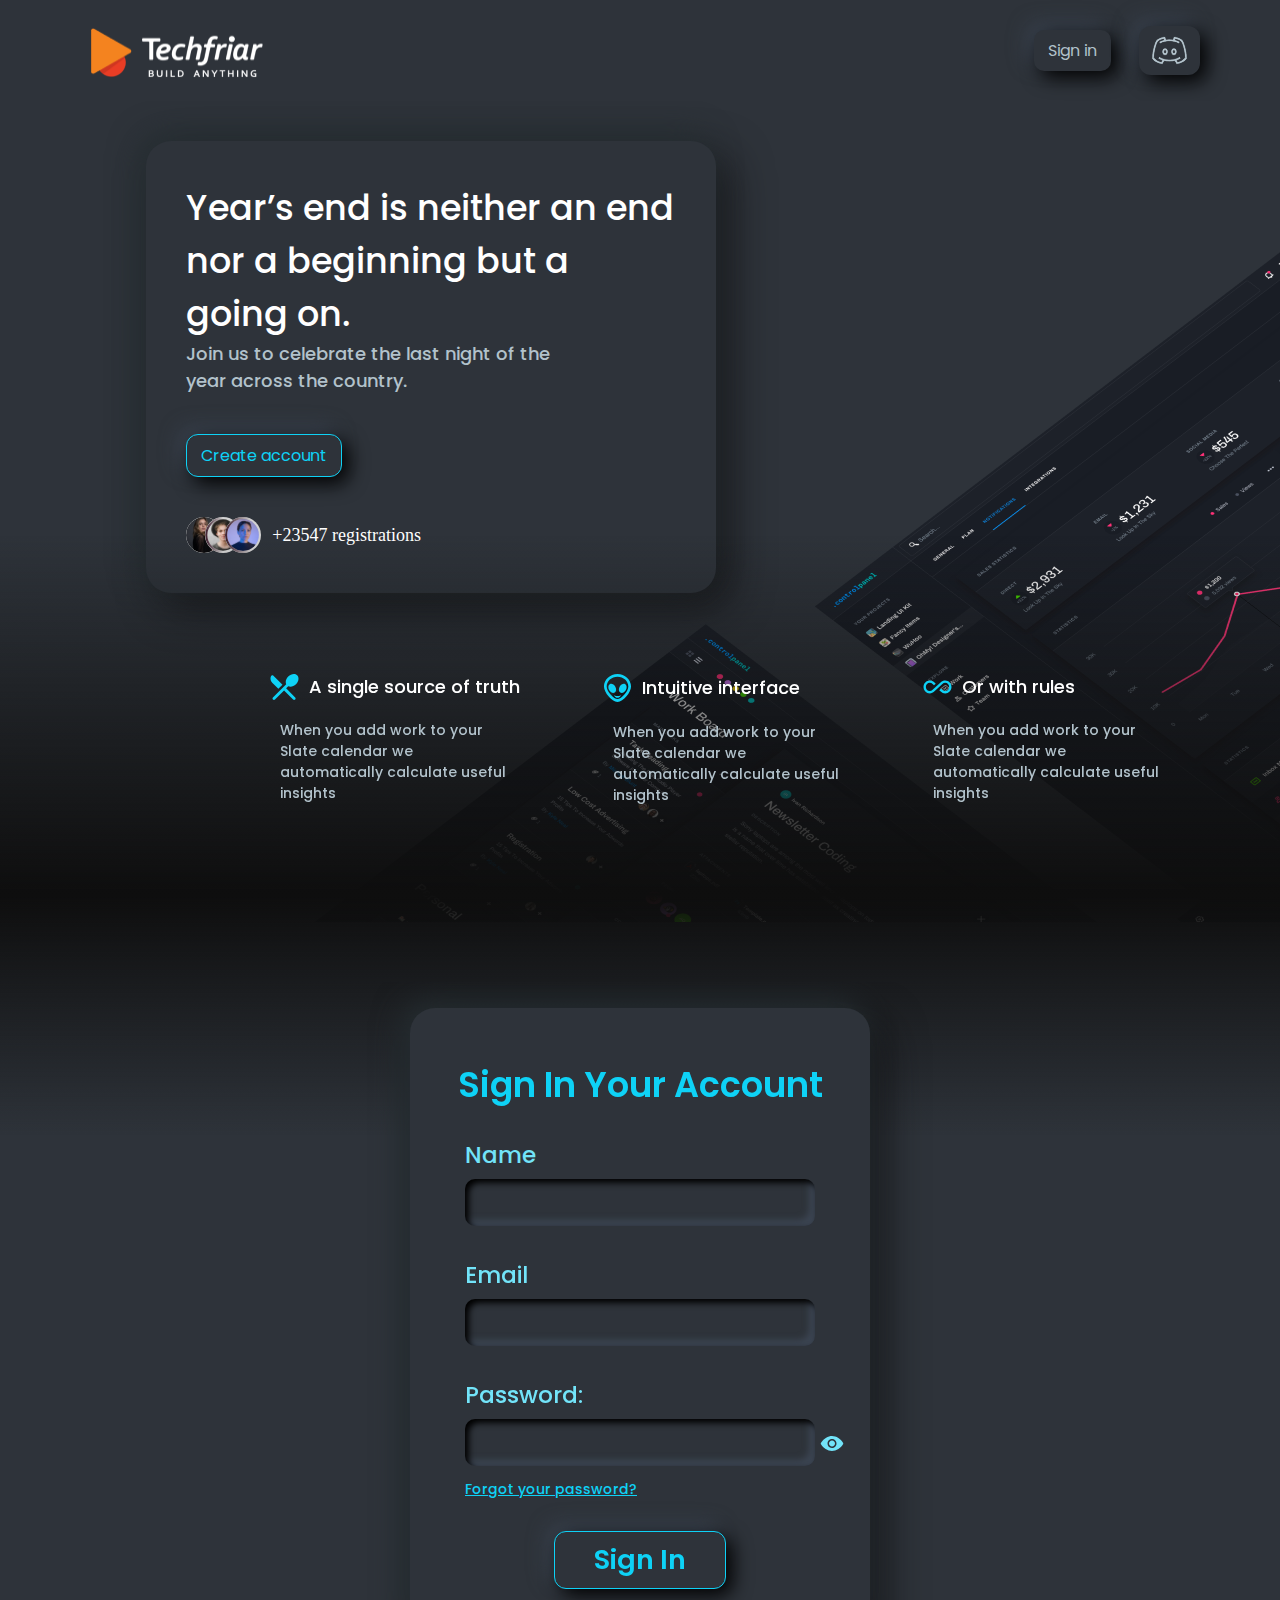
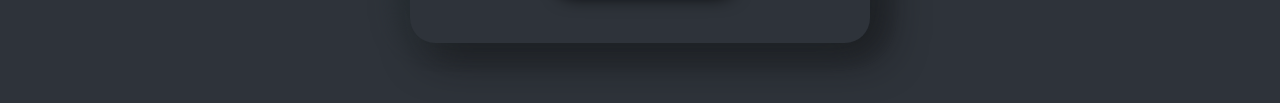
<file: sign-in.html>
<!DOCTYPE html>
<html lang="en">

<head>
    <meta charset="UTF-8">
    <meta name="viewport" content="width=device-width, initial-scale=1.0">
    <title>TechFriar</title>
    <script src="./javascript/script.js"></script>
    <link rel="stylesheet" href="https://cdnjs.cloudflare.com/ajax/libs/font-awesome/6.4.2/css/all.min.css"
        integrity="sha512-z3gLpd7yknf1YoNbCzqRKc4qyor8gaKU1qmn+CShxbuBusANI9QpRohGBreCFkKxLhei6S9CQXFEbbKuqLg0DA=="
        crossorigin="anonymous" referrerpolicy="no-referrer" />
    <link rel="stylesheet" href="./styelsheet/sign.css">
</head>

<body>
    <!-- home section starts -->
    <header>
        <!-- navbar section starts -->
        <div class="nav-wraper">
            <nav class="nav">
                <img src="./assets/logo/image 1.png" class="logo" alt="">
                <ul>
                    <li class="sign-in"><a href="#signin">Sign in</a></li>
                    <li class="newtm-btn"><a href=""><svg width="37" height="29" viewBox="0 0 37 29" fill="none"
                                xmlns="http://www.w3.org/2000/svg">
                                <mask id="path-1-inside-1_829_14784" fill="white">
                                    <path
                                        d="M14.2675 0.403442L13.279 0.522419C13.279 0.522419 8.84389 1.00719 5.60493 3.60823H5.56696L5.52646 3.6462C4.79994 4.3145 4.48351 5.13595 3.98355 6.33711C3.39421 7.78226 2.8925 9.26161 2.48115 10.7671C1.54199 14.163 0.780029 18.2766 0.780029 22.0396V22.356L0.938244 22.6724C2.1103 24.7292 4.19113 26.0392 6.12008 26.9442C8.04776 27.8492 9.71471 28.3289 10.8665 28.3682L11.6183 28.4074L12.0132 27.7353L13.3979 25.2823C14.8662 25.614 16.5572 25.8367 18.5 25.8367C20.4429 25.8367 22.1339 25.614 23.6021 25.2823L24.9868 27.7353L25.383 28.4074L26.1336 28.3682C27.2854 28.3289 28.9523 27.8492 30.88 26.9442C32.8089 26.0392 34.8898 24.7292 36.0618 22.6724L36.22 22.356V22.0396C36.22 18.2766 35.4581 14.163 34.5189 10.7671C34.1076 9.26161 33.6058 7.78226 33.0165 6.33711C32.5165 5.13469 32.2001 4.3145 31.4736 3.64747L31.4344 3.60697H31.3939C28.1574 1.00719 23.7211 0.522419 23.7211 0.522419L22.7326 0.403442L22.3756 1.31349C22.3756 1.31349 22.0099 2.23746 21.7833 3.2918C20.6952 3.14167 19.5984 3.06219 18.5 3.05385C17.8229 3.05385 16.6521 3.09815 15.2168 3.2918C14.9889 2.23746 14.6231 1.31349 14.6231 1.31349L14.2675 0.403442ZM12.5271 3.2918C12.5815 3.469 12.636 3.62216 12.6853 3.76645C11.0488 4.17148 9.30335 4.78915 7.70222 5.78273L9.04641 7.91926C12.3297 5.88146 17.0457 5.58528 18.5 5.58528C19.9531 5.58528 24.6704 5.88146 27.9536 7.91926L29.2978 5.78273C27.6967 4.78915 25.9513 4.17148 24.3147 3.76518C24.3641 3.62216 24.4185 3.469 24.4729 3.29054C25.6538 3.52849 27.9093 4.07275 29.7725 5.54604C29.7624 5.55111 30.2471 6.28269 30.6825 7.32564C31.1281 8.39896 31.6217 9.82796 32.0672 11.4392C32.9228 14.5288 33.5949 18.2918 33.6494 21.6042C32.852 22.8205 31.3749 23.9179 29.8117 24.6507C28.8314 25.114 27.7943 25.4459 26.7272 25.638L26.0943 24.571C26.4702 24.4318 26.8411 24.2799 27.1626 24.1356C29.1105 23.28 30.1686 22.356 30.1686 22.356L28.5068 20.4574C28.5068 20.4574 27.7954 21.1105 26.1336 21.8421C24.4742 22.5737 21.9364 23.3053 18.5 23.3053C15.0636 23.3053 12.5271 22.5737 10.8665 21.8421C9.20462 21.1105 8.49329 20.4574 8.49329 20.4574L6.83141 22.356C6.83141 22.356 7.88955 23.28 9.83748 24.1356C10.159 24.2799 10.5298 24.433 10.9057 24.571L10.2729 25.6393C9.20522 25.4465 8.16767 25.1137 7.18707 24.6495C5.62518 23.9179 4.14683 22.8205 3.35196 21.6042C3.40512 18.2918 4.07721 14.5288 4.9341 11.4392C5.31274 10.0416 5.77471 8.66799 6.31753 7.32564C6.75294 6.28269 7.2377 5.55111 7.22758 5.54604C9.09071 4.07275 11.3462 3.52849 12.5271 3.2918ZM14.07 11.9139C13.0916 11.9139 12.2259 12.472 11.6968 13.1796C11.1677 13.8871 10.9057 14.7567 10.9057 15.711C10.9057 16.6654 11.1677 17.5349 11.6968 18.2424C12.2259 18.95 13.0916 19.5081 14.07 19.5081C15.0484 19.5081 15.9142 18.95 16.4432 18.2424C16.9723 17.5349 17.2343 16.6654 17.2343 15.711C17.2343 14.7567 16.9723 13.8871 16.4432 13.1796C15.9142 12.472 15.0484 11.9139 14.07 11.9139ZM22.93 11.9139C21.9516 11.9139 21.0859 12.472 20.5568 13.1796C20.0277 13.8871 19.7657 14.7567 19.7657 15.711C19.7657 16.6654 20.0277 17.5349 20.5568 18.2424C21.0859 18.95 21.9516 19.5081 22.93 19.5081C23.9084 19.5081 24.7742 18.95 25.3032 18.2424C25.8323 17.5349 26.0943 16.6654 26.0943 15.711C26.0943 14.7567 25.8323 13.8871 25.3032 13.1796C24.7742 12.472 23.9084 11.9139 22.93 11.9139ZM14.07 14.4453C14.1396 14.4453 14.2282 14.4706 14.3865 14.6832C14.5447 14.8946 14.7029 15.2655 14.7029 15.711C14.7029 16.1565 14.5447 16.5274 14.3865 16.74C14.2282 16.9514 14.1396 16.9767 14.07 16.9767C14.0004 16.9767 13.9118 16.9514 13.7536 16.7388C13.5443 16.4372 13.4337 16.0781 13.4372 15.711C13.4372 15.2655 13.5954 14.8946 13.7536 14.682C13.9118 14.4706 14.0004 14.4453 14.07 14.4453ZM22.93 14.4453C22.9996 14.4453 23.0882 14.4706 23.2465 14.6832C23.4047 14.8946 23.5629 15.2655 23.5629 15.711C23.5629 16.1565 23.4047 16.5274 23.2465 16.74C23.0882 16.9514 22.9996 16.9767 22.93 16.9767C22.8604 16.9767 22.7718 16.9514 22.6136 16.7388C22.4043 16.4372 22.2937 16.0781 22.2972 15.711C22.2972 15.2655 22.4554 14.8946 22.6136 14.682C22.7718 14.4706 22.8604 14.4453 22.93 14.4453Z" />
                                </mask>
                                <path
                                    d="M14.2675 0.403442L13.279 0.522419C13.279 0.522419 8.84389 1.00719 5.60493 3.60823H5.56696L5.52646 3.6462C4.79994 4.3145 4.48351 5.13595 3.98355 6.33711C3.39421 7.78226 2.8925 9.26161 2.48115 10.7671C1.54199 14.163 0.780029 18.2766 0.780029 22.0396V22.356L0.938244 22.6724C2.1103 24.7292 4.19113 26.0392 6.12008 26.9442C8.04776 27.8492 9.71471 28.3289 10.8665 28.3682L11.6183 28.4074L12.0132 27.7353L13.3979 25.2823C14.8662 25.614 16.5572 25.8367 18.5 25.8367C20.4429 25.8367 22.1339 25.614 23.6021 25.2823L24.9868 27.7353L25.383 28.4074L26.1336 28.3682C27.2854 28.3289 28.9523 27.8492 30.88 26.9442C32.8089 26.0392 34.8898 24.7292 36.0618 22.6724L36.22 22.356V22.0396C36.22 18.2766 35.4581 14.163 34.5189 10.7671C34.1076 9.26161 33.6058 7.78226 33.0165 6.33711C32.5165 5.13469 32.2001 4.3145 31.4736 3.64747L31.4344 3.60697H31.3939C28.1574 1.00719 23.7211 0.522419 23.7211 0.522419L22.7326 0.403442L22.3756 1.31349C22.3756 1.31349 22.0099 2.23746 21.7833 3.2918C20.6952 3.14167 19.5984 3.06219 18.5 3.05385C17.8229 3.05385 16.6521 3.09815 15.2168 3.2918C14.9889 2.23746 14.6231 1.31349 14.6231 1.31349L14.2675 0.403442ZM12.5271 3.2918C12.5815 3.469 12.636 3.62216 12.6853 3.76645C11.0488 4.17148 9.30335 4.78915 7.70222 5.78273L9.04641 7.91926C12.3297 5.88146 17.0457 5.58528 18.5 5.58528C19.9531 5.58528 24.6704 5.88146 27.9536 7.91926L29.2978 5.78273C27.6967 4.78915 25.9513 4.17148 24.3147 3.76518C24.3641 3.62216 24.4185 3.469 24.4729 3.29054C25.6538 3.52849 27.9093 4.07275 29.7725 5.54604C29.7624 5.55111 30.2471 6.28269 30.6825 7.32564C31.1281 8.39896 31.6217 9.82796 32.0672 11.4392C32.9228 14.5288 33.5949 18.2918 33.6494 21.6042C32.852 22.8205 31.3749 23.9179 29.8117 24.6507C28.8314 25.114 27.7943 25.4459 26.7272 25.638L26.0943 24.571C26.4702 24.4318 26.8411 24.2799 27.1626 24.1356C29.1105 23.28 30.1686 22.356 30.1686 22.356L28.5068 20.4574C28.5068 20.4574 27.7954 21.1105 26.1336 21.8421C24.4742 22.5737 21.9364 23.3053 18.5 23.3053C15.0636 23.3053 12.5271 22.5737 10.8665 21.8421C9.20462 21.1105 8.49329 20.4574 8.49329 20.4574L6.83141 22.356C6.83141 22.356 7.88955 23.28 9.83748 24.1356C10.159 24.2799 10.5298 24.433 10.9057 24.571L10.2729 25.6393C9.20522 25.4465 8.16767 25.1137 7.18707 24.6495C5.62518 23.9179 4.14683 22.8205 3.35196 21.6042C3.40512 18.2918 4.07721 14.5288 4.9341 11.4392C5.31274 10.0416 5.77471 8.66799 6.31753 7.32564C6.75294 6.28269 7.2377 5.55111 7.22758 5.54604C9.09071 4.07275 11.3462 3.52849 12.5271 3.2918ZM14.07 11.9139C13.0916 11.9139 12.2259 12.472 11.6968 13.1796C11.1677 13.8871 10.9057 14.7567 10.9057 15.711C10.9057 16.6654 11.1677 17.5349 11.6968 18.2424C12.2259 18.95 13.0916 19.5081 14.07 19.5081C15.0484 19.5081 15.9142 18.95 16.4432 18.2424C16.9723 17.5349 17.2343 16.6654 17.2343 15.711C17.2343 14.7567 16.9723 13.8871 16.4432 13.1796C15.9142 12.472 15.0484 11.9139 14.07 11.9139ZM22.93 11.9139C21.9516 11.9139 21.0859 12.472 20.5568 13.1796C20.0277 13.8871 19.7657 14.7567 19.7657 15.711C19.7657 16.6654 20.0277 17.5349 20.5568 18.2424C21.0859 18.95 21.9516 19.5081 22.93 19.5081C23.9084 19.5081 24.7742 18.95 25.3032 18.2424C25.8323 17.5349 26.0943 16.6654 26.0943 15.711C26.0943 14.7567 25.8323 13.8871 25.3032 13.1796C24.7742 12.472 23.9084 11.9139 22.93 11.9139ZM14.07 14.4453C14.1396 14.4453 14.2282 14.4706 14.3865 14.6832C14.5447 14.8946 14.7029 15.2655 14.7029 15.711C14.7029 16.1565 14.5447 16.5274 14.3865 16.74C14.2282 16.9514 14.1396 16.9767 14.07 16.9767C14.0004 16.9767 13.9118 16.9514 13.7536 16.7388C13.5443 16.4372 13.4337 16.0781 13.4372 15.711C13.4372 15.2655 13.5954 14.8946 13.7536 14.682C13.9118 14.4706 14.0004 14.4453 14.07 14.4453ZM22.93 14.4453C22.9996 14.4453 23.0882 14.4706 23.2465 14.6832C23.4047 14.8946 23.5629 15.2655 23.5629 15.711C23.5629 16.1565 23.4047 16.5274 23.2465 16.74C23.0882 16.9514 22.9996 16.9767 22.93 16.9767C22.8604 16.9767 22.7718 16.9514 22.6136 16.7388C22.4043 16.4372 22.2937 16.0781 22.2972 15.711C22.2972 15.2655 22.4554 14.8946 22.6136 14.682C22.7718 14.4706 22.8604 14.4453 22.93 14.4453Z"
                                    fill="#B2C2CB" stroke="#2E333A" stroke-width="0.8"
                                    mask="url(#path-1-inside-1_829_14784)" />
                            </svg> </a></li>
                </ul>
            </nav>
        </div>
        <!-- navbar section ends -->

        <!-- hero section starts -->
        <div class="hero-section">
            <img src="./assets/background/bg1.png" class="bg-1" alt="">
            <img src="./assets/background/bg2.png" class="bg-2" alt="">
            <img src="./assets/background/bg3.png" class="bg-3" alt="">
            <div class="hero">
                <div class="hero-sec">
                    <h1 class="hero-head">Year’s end is neither an end nor a beginning but a going on.</h1>
                    <p class="hero-pass">Join us to celebrate the last night of the year across the country.</p>
                    <a href="index.html#add-new-acc" class="hero-btn">Create account</a>
                    <div class="profiles-container">
                        <img class="profile-img-1" src="./assets/profiles/Ellipse 490.svg" alt="">
                        <img class="profile-img-2" src="./assets/profiles/Ellipse 491.svg" alt="">
                        <img class="profile-img-3" src="./assets/profiles/Ellipse 492.svg" alt="">
                        <p class="hero-pass-2">+23547 registrations</p>
                    </div>
                </div>

            </div>

            <div class="hero-2">

                <div class="hero-wrapper">

                    <div class="hero-sec-1">
                        <div class="card card-1">
                            <div class="hero-title">
                                <svg width="29" height="27" viewBox="0 0 29 27" fill="none"
                                    xmlns="http://www.w3.org/2000/svg">
                                    <path
                                        d="M8.34875 15.8693L12.493 11.7251L3.42842 2.67521C2.72552 1.97231 1.51008 2.16268 1.07077 3.0706C0.031058 5.25253 0.411797 7.93234 2.21299 9.74818L8.34875 15.8693ZM18.2773 13.2188C20.5178 14.2585 23.6662 13.5263 25.9946 11.1979C28.7915 8.40095 29.3333 4.38854 27.1807 2.2359C25.0427 0.0979017 21.0303 0.625079 18.2187 3.42205C15.8903 5.75042 15.1581 8.89884 16.1978 11.1393L2.93053 24.4066C2.65673 24.6805 2.5029 25.0518 2.5029 25.439C2.5029 25.8263 2.65673 26.1976 2.93053 26.4714C3.20434 26.7452 3.5757 26.8991 3.96292 26.8991C4.35015 26.8991 4.72151 26.7452 4.99531 26.4714L14.0598 17.4362L23.1097 26.4861C23.2453 26.6216 23.4062 26.7292 23.5834 26.8026C23.7605 26.8759 23.9504 26.9137 24.1421 26.9137C24.3338 26.9137 24.5237 26.8759 24.7008 26.8026C24.878 26.7292 25.0389 26.6216 25.1745 26.4861C25.3101 26.3505 25.4176 26.1895 25.491 26.0124C25.5644 25.8353 25.6021 25.6454 25.6021 25.4537C25.6021 25.2619 25.5644 25.0721 25.491 24.895C25.4176 24.7178 25.3101 24.5569 25.1745 24.4213L16.1246 15.3714L18.2773 13.2188Z"
                                        fill="#0ED2F6" />
                                </svg>
                                <h3 class="head">A single source of truth</h3>
                            </div>
                            <p class="hero-2-pass">When you add work to your Slate calendar we automatically calculate
                                useful
                                insights</p>
                        </div>
                    </div>
                    <div class="hero-sec-1">
                        <div class="card card-2">
                            <div class="hero-title">
                                <svg width="29" height="29" viewBox="0 0 29 29" fill="none"
                                    xmlns="http://www.w3.org/2000/svg">
                                    <path
                                        d="M12.2129 13.4202C13.5933 15.7162 13.3903 18.4182 11.7392 19.5102C10.0881 20.5742 7.62507 19.5802 6.23114 17.2842C4.85074 14.9882 5.06728 12.2582 6.71834 11.1942C8.36941 10.1302 10.8325 11.1242 12.2129 13.4202ZM14.5 22.9682C17.2067 22.9682 17.8833 21.9182 17.8833 21.9182C17.8833 21.9182 17.2067 24.7182 14.5 24.7182C11.7933 24.7182 11.1167 21.9602 11.1167 21.9182C11.1167 21.9182 11.7933 22.9682 14.5 22.9682ZM22.2817 11.1942C23.9327 12.2582 24.1493 14.9882 22.7689 17.2842C21.3749 19.5802 18.9119 20.5742 17.2608 19.5102C15.6097 18.4182 15.4067 15.7162 16.7871 13.4202C18.1675 11.1242 20.6306 10.1302 22.2817 11.1942ZM14.5 26.1182C17.8833 26.1182 25.3267 18.9222 25.3267 13.5182C25.3267 8.11421 20.4682 3.71821 14.5 3.71821C8.53181 3.71821 3.67334 8.11421 3.67334 13.5182C3.67334 18.9222 11.1167 26.1182 14.5 26.1182ZM14.5 0.918213C21.9433 0.918213 28.0333 6.57421 28.0333 13.5182C28.0333 19.2302 20.3464 28.9182 14.5 28.9182C8.65361 28.9182 0.966675 19.2302 0.966675 13.5182C0.966675 6.57421 7.05667 0.918213 14.5 0.918213Z"
                                        fill="#0ED2F6" />
                                </svg>
                                <h3 class="head">Intuitive interface</h3>
                            </div>
                            <p class="hero-2-pass">When you add work to your Slate calendar we automatically calculate
                                useful
                                insights</p>
                        </div>
                    </div>
                    <div class="hero-sec-1">
                        <div class="card card-3">
                            <div class="hero-title">

                                <svg width="29" height="14" viewBox="0 0 29 14" fill="none"
                                    xmlns="http://www.w3.org/2000/svg">
                                    <path
                                        d="M22.2 0.430447C20.52 0.430447 18.9333 1.10576 17.8017 2.27549L9.6 9.80036C8.85333 10.5721 7.86167 10.9942 6.8 10.9942C4.61833 10.9942 2.83333 9.17329 2.83333 6.91824C2.83333 4.66319 4.61833 2.84227 6.8 2.84227C7.86167 2.84227 8.85333 3.26433 9.64667 4.08435L10.965 5.29026L12.75 3.67434L11.2567 2.33578C10.6724 1.72961 9.97777 1.24912 9.21282 0.922085C8.44787 0.59505 7.6278 0.427952 6.8 0.430447C3.32333 0.430447 0.5 3.34875 0.5 6.91824C0.5 10.4877 3.32333 13.406 6.8 13.406C8.48 13.406 10.0667 12.7307 11.1983 11.561L19.4 4.03612C20.1467 3.26433 21.1383 2.84227 22.2 2.84227C24.3817 2.84227 26.1667 4.66319 26.1667 6.91824C26.1667 9.17329 24.3817 10.9942 22.2 10.9942C21.15 10.9942 20.1467 10.5721 19.3533 9.75213L18 8.53416L16.25 10.1501L17.7433 11.5007C18.3291 12.1038 19.0244 12.5815 19.7891 12.9064C20.5539 13.2313 21.3732 13.397 22.2 13.394C25.6767 13.394 28.5 10.4877 28.5 6.91824C28.5 3.30051 25.6767 0.430447 22.2 0.430447Z"
                                        fill="#0ED2F6" />
                                </svg>
                                <h3 class="head">Or with rules</h3>
                            </div>
                            <p class="hero-2-pass">When you add work to your Slate calendar we automatically calculate
                                useful
                                insights</p>
                        </div>
                    </div>

                </div>

            </div>

        </div>
        <div class="gradient">
        </div>
    </header>

    <section class="add-acc-section" id="signin">

        <div class="add-new-acc">


            <div class="form-wrapper">


                <h3 class="form-title">Sign In Your Account</h3>
                <form action="">
                    <div class="form-section">
                        <div class="form-div">
                            <h7 class="label">Name</h7>
                            <input type="text">
                        </div>

                    </div>
                    <div class="form-section">
                        <div class="form-div">
                            <h5 class="label">Email</h5>
                            <input type="email">
                        </div>

                    </div>
                    <div class="form-section">
                        <div class="form-div">
                            <h5 class="label">Password:</h5>
                            <input type="password" id="password">
                            <img src="./assets/icons/eye.svg" class="eye " id="img1" alt="">
                        </div>
                    </div>


                    <a href="" class="form-link-1">Forgot your password?</a>
                    <div class="link-div">

                        <a href="dashboard.html" class="form-link-2">Sign In</a>
                    </div>
                </form>
            </div>
        </div>
    </section>
</body>

</html>
</file>
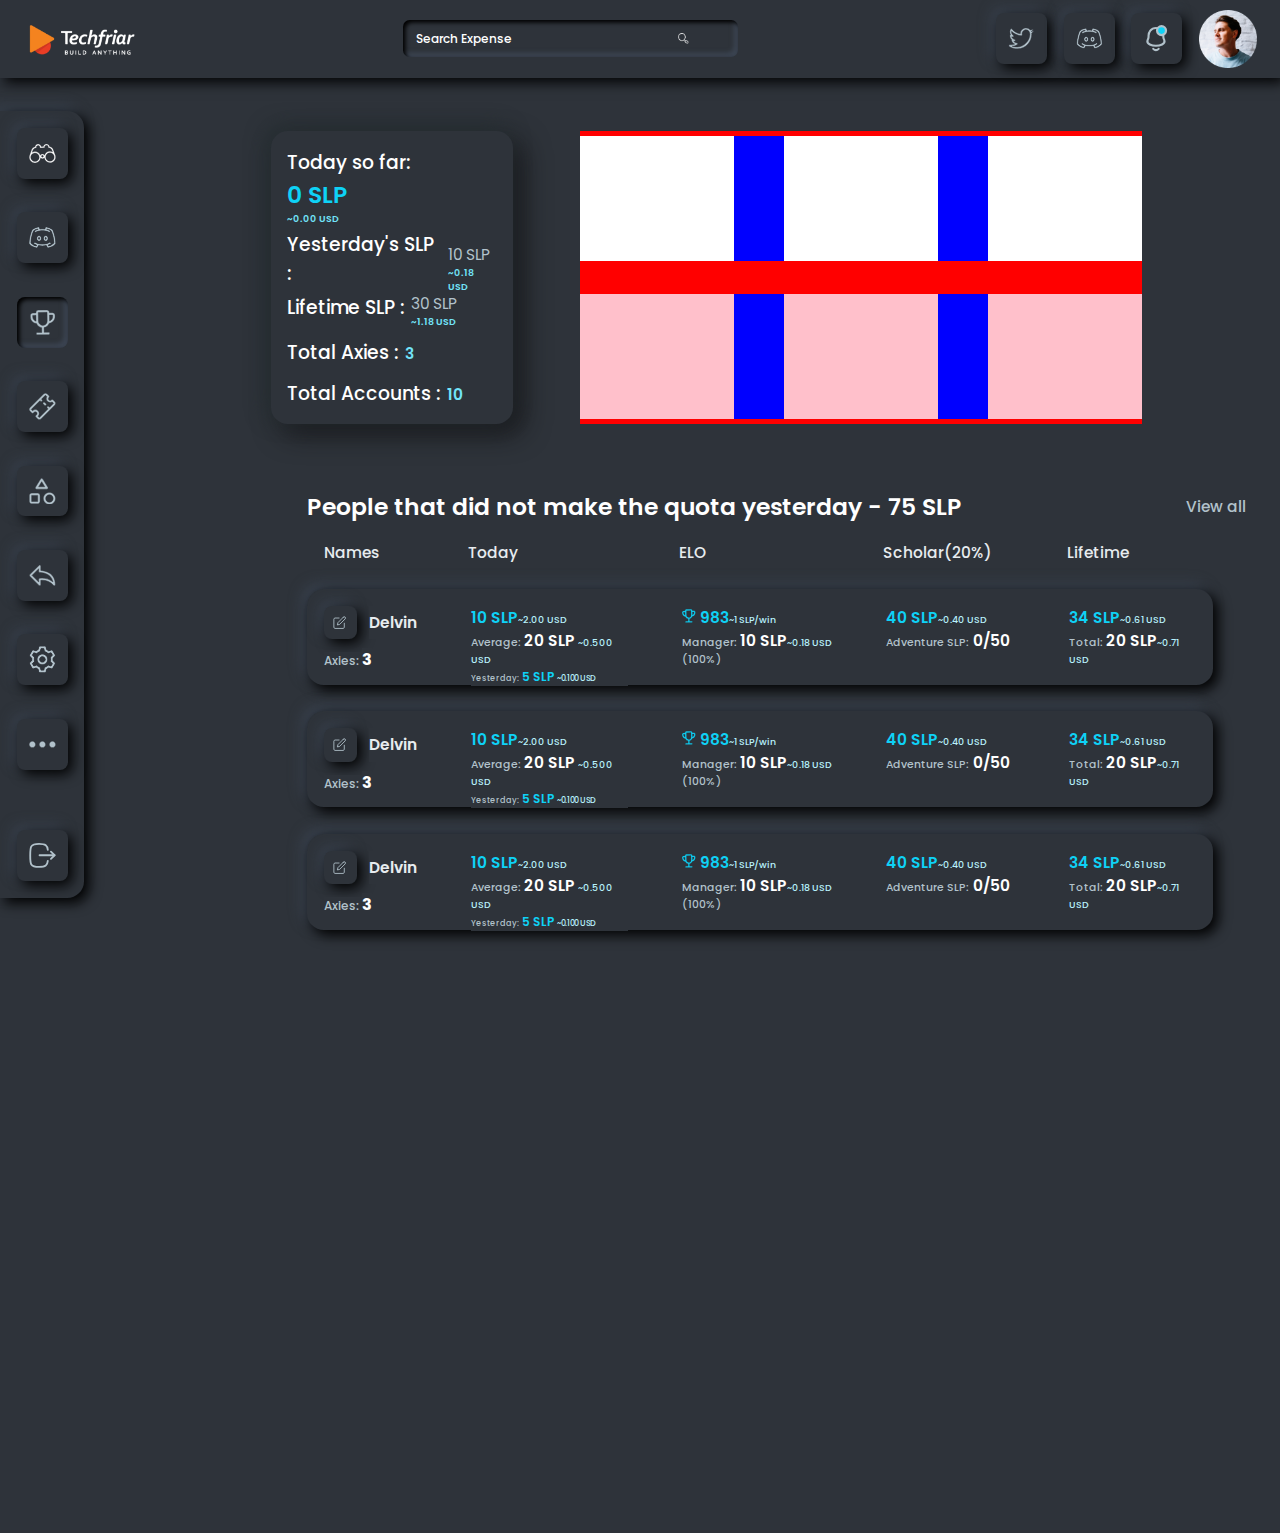
<file: tracker-collapsed.html>
<!DOCTYPE html>
<html lang="en">

<head>
    <meta charset="UTF-8">
    <meta name="viewport" content="width=device-width, initial-scale=1.0">
    <title>TechFriar</title>
    <link rel="stylesheet" href="./styelsheet/tracker-collapsed.css">
</head>

<body>
    <header>
        <div class="nav-wraper">
            <nav class="nav">
                <img src="./assets/logo/image 1.png" class="logo" alt="">
                <input type="text" class="nav-input" placeholder="Search Expense">
                <div class="search-icon">
                    <img src="./assets/icons/Search.png" class="search-icon1" alt="">
                </div>
                <ul>
                    <li class="newtm-btn twitter"><a> <svg width="32" height="26" viewBox="0 0 32 26" fill="none"
                                xmlns="http://www.w3.org/2000/svg">
                                <path fill-rule="evenodd" clip-rule="evenodd"
                                    d="M14.6498 7.36323C14.6498 3.58422 17.7133 0.520752 21.4923 0.520752C23.7111 0.520752 25.4814 1.5689 26.6674 3.09188C27.9218 2.83475 29.1245 2.36954 30.2254 1.71551C29.7991 3.042 28.9067 4.16916 27.7133 4.88839L27.7177 4.89495C28.8506 4.75808 29.9567 4.45351 31 3.99123L30.9978 3.9956C30.2604 5.10064 29.3348 6.07439 28.2669 6.8687C28.3238 7.25601 28.3545 7.64332 28.3545 8.02845C28.3545 16.0963 22.2078 25.4793 10.9036 25.4793C7.57036 25.4822 4.30678 24.525 1.50314 22.7222C1.37115 22.6375 1.25891 22.5254 1.17404 22.3935C1.08917 22.2616 1.03364 22.113 1.01123 21.9577C0.988816 21.8025 1.00004 21.6443 1.04414 21.4938C1.08824 21.3433 1.16418 21.204 1.26682 21.0854C1.36442 20.9231 1.50674 20.7924 1.67673 20.709C1.84672 20.6255 2.03717 20.5929 2.22524 20.6149C4.22963 20.8513 6.22964 20.6062 7.99551 19.8359C7.12452 19.4511 6.34477 18.8864 5.70743 18.1789C5.0701 17.4715 4.5896 16.6372 4.29747 15.7309C4.24345 15.5623 4.23587 15.3823 4.27554 15.2098C4.3152 15.0373 4.40064 14.8786 4.52285 14.7506C3.80372 14.1195 3.2277 13.342 2.83334 12.4703C2.43898 11.5986 2.23539 10.6526 2.23619 9.69585V9.62145C2.23613 9.39253 2.31584 9.17075 2.46161 8.99423C2.60737 8.81772 2.81008 8.69751 3.03488 8.65427C2.53877 7.69688 2.28057 6.63408 2.28214 5.55579C2.28214 4.53171 2.2887 3.24068 3.00862 2.07656C3.08554 1.95323 3.1888 1.84846 3.311 1.76977C3.4332 1.69108 3.57131 1.64041 3.71541 1.62141C3.92435 1.55552 4.14827 1.55386 4.35816 1.61668C4.56805 1.67949 4.75426 1.80387 4.89265 1.97371C7.33188 4.97436 10.8207 6.93544 14.652 7.45951V7.36323H14.6498ZM10.9036 23.2911C8.33312 23.2749 4.90827 22.5001 4.89265 22.3935C4.87704 22.2868 9.52284 22.3935 11.5478 19.7024C11.6877 19.5164 11.6026 19.2994 11.5379 19.1066C11.4731 18.9137 11.3502 18.7457 11.1861 18.6255C11.022 18.5054 10.8247 18.439 10.6213 18.4355C9.88877 18.4223 9.16914 18.2401 8.51857 17.903C7.868 17.566 7.30408 17.0832 6.87078 16.4924C7.28654 16.4596 7.69354 16.3873 8.08742 16.2823C8.30213 16.2249 8.4911 16.0966 8.62362 15.9181C8.75613 15.7397 8.82439 15.5217 8.81729 15.2996C8.81019 15.0774 8.72815 14.8642 8.58451 14.6946C8.44087 14.525 8.24408 14.409 8.02615 14.3655C7.19367 14.1968 6.42131 13.8089 5.78889 13.2419C5.15647 12.6749 4.68692 11.9493 4.42876 11.1401C4.8664 11.2451 5.32373 11.3085 5.792 11.3239C6.00599 11.3311 6.2165 11.2683 6.39163 11.1451C6.56676 11.0219 6.69697 10.845 6.76252 10.6412C6.82807 10.4374 6.8254 10.2177 6.75491 10.0156C6.68442 9.81337 6.54995 9.63968 6.37187 9.52079C5.71892 9.08579 5.18352 8.49625 4.81323 7.80454C4.44294 7.11283 4.24924 6.34037 4.24932 5.55579C4.24932 5.18817 4.25589 4.86213 4.27777 4.56454C7.33965 7.68925 11.4664 9.5456 15.8358 9.76368C16.0045 9.77226 16.173 9.74165 16.3279 9.67425C16.4828 9.60685 16.62 9.50449 16.7287 9.3752C16.8375 9.2459 16.9148 9.09317 16.9546 8.92899C16.9945 8.76482 16.9957 8.59364 16.9584 8.42888C16.7976 7.74562 16.7936 7.03486 16.9464 6.3498C17.0992 5.66474 17.405 5.02311 17.8409 4.47295C18.2768 3.92278 18.8315 3.47833 19.4634 3.17285C20.0953 2.86737 20.7882 2.70878 21.4901 2.70895C24.1903 2.70895 26.1641 5.21005 26.1641 8.03063C26.1641 15.1554 19.4634 23.3449 10.9036 23.2911Z"
                                    fill="#B2C2CB" />
                                <path fill-rule="evenodd" clip-rule="evenodd"
                                    d="M14.6498 7.36323C14.6498 3.58422 17.7133 0.520752 21.4923 0.520752C23.7111 0.520752 25.4814 1.5689 26.6674 3.09188C27.9218 2.83475 29.1245 2.36954 30.2254 1.71551C29.7991 3.042 28.9067 4.16916 27.7133 4.88839L27.7177 4.89495C28.8506 4.75808 29.9567 4.45351 31 3.99123L30.9978 3.9956C30.2604 5.10064 29.3348 6.07439 28.2669 6.8687C28.3238 7.25601 28.3545 7.64332 28.3545 8.02845C28.3545 16.0963 22.2078 25.4793 10.9036 25.4793C7.57036 25.4822 4.30678 24.525 1.50314 22.7222C1.37115 22.6375 1.25891 22.5254 1.17404 22.3935C1.08917 22.2616 1.03364 22.113 1.01123 21.9577C0.988816 21.8025 1.00004 21.6443 1.04414 21.4938C1.08824 21.3433 1.16418 21.204 1.26682 21.0854C1.36442 20.9231 1.50674 20.7924 1.67673 20.709C1.84672 20.6255 2.03717 20.5929 2.22524 20.6149C4.22963 20.8513 6.22964 20.6062 7.99551 19.8359C7.12452 19.4511 6.34477 18.8864 5.70743 18.1789C5.0701 17.4715 4.5896 16.6372 4.29747 15.7309C4.24345 15.5623 4.23587 15.3823 4.27554 15.2098C4.3152 15.0373 4.40064 14.8786 4.52285 14.7506C3.80372 14.1195 3.2277 13.342 2.83334 12.4703C2.43898 11.5986 2.23539 10.6526 2.23619 9.69585V9.62145C2.23613 9.39253 2.31584 9.17075 2.46161 8.99423C2.60737 8.81772 2.81008 8.69751 3.03488 8.65427C2.53877 7.69688 2.28057 6.63408 2.28214 5.55579C2.28214 4.53171 2.2887 3.24068 3.00862 2.07656C3.08554 1.95323 3.1888 1.84846 3.311 1.76977C3.4332 1.69108 3.57131 1.64041 3.71541 1.62141C3.92435 1.55552 4.14827 1.55386 4.35816 1.61668C4.56805 1.67949 4.75426 1.80387 4.89265 1.97371C7.33188 4.97436 10.8207 6.93544 14.652 7.45951V7.36323H14.6498ZM10.9036 23.2911C8.33312 23.2749 4.90827 22.5001 4.89265 22.3935C4.87704 22.2868 9.52284 22.3935 11.5478 19.7024C11.6877 19.5164 11.6026 19.2994 11.5379 19.1066C11.4731 18.9137 11.3502 18.7457 11.1861 18.6255C11.022 18.5054 10.8247 18.439 10.6213 18.4355C9.88877 18.4223 9.16914 18.2401 8.51857 17.903C7.868 17.566 7.30408 17.0832 6.87078 16.4924C7.28654 16.4596 7.69354 16.3873 8.08742 16.2823C8.30213 16.2249 8.4911 16.0966 8.62362 15.9181C8.75613 15.7397 8.82439 15.5217 8.81729 15.2996C8.81019 15.0774 8.72815 14.8642 8.58451 14.6946C8.44087 14.525 8.24408 14.409 8.02615 14.3655C7.19367 14.1968 6.42131 13.8089 5.78889 13.2419C5.15647 12.6749 4.68692 11.9493 4.42876 11.1401C4.8664 11.2451 5.32373 11.3085 5.792 11.3239C6.00599 11.3311 6.2165 11.2683 6.39163 11.1451C6.56676 11.0219 6.69697 10.845 6.76252 10.6412C6.82807 10.4374 6.8254 10.2177 6.75491 10.0156C6.68442 9.81337 6.54995 9.63968 6.37187 9.52079C5.71892 9.08579 5.18352 8.49625 4.81323 7.80454C4.44294 7.11283 4.24924 6.34037 4.24932 5.55579C4.24932 5.18817 4.25589 4.86213 4.27777 4.56454C7.33965 7.68925 11.4664 9.5456 15.8358 9.76368C16.0045 9.77226 16.173 9.74165 16.3279 9.67425C16.4828 9.60685 16.62 9.50449 16.7287 9.3752C16.8375 9.2459 16.9148 9.09317 16.9546 8.92899C16.9945 8.76482 16.9957 8.59364 16.9584 8.42888C16.7976 7.74562 16.7936 7.03486 16.9464 6.3498C17.0992 5.66474 17.405 5.02311 17.8409 4.47295C18.2768 3.92278 18.8315 3.47833 19.4634 3.17285C20.0953 2.86737 20.7882 2.70878 21.4901 2.70895C24.1903 2.70895 26.1641 5.21005 26.1641 8.03063C26.1641 15.1554 19.4634 23.3449 10.9036 23.2911Z"
                                    stroke="#2E333A" stroke-width="0.5" />
                            </svg> </a></li>
                    <li class="newtm-btn"><a href=""><svg width="37" height="29" viewBox="0 0 37 29" fill="none"
                                xmlns="http://www.w3.org/2000/svg">
                                <mask id="path-1-inside-1_829_14784" fill="white">
                                    <path
                                        d="M14.2675 0.403442L13.279 0.522419C13.279 0.522419 8.84389 1.00719 5.60493 3.60823H5.56696L5.52646 3.6462C4.79994 4.3145 4.48351 5.13595 3.98355 6.33711C3.39421 7.78226 2.8925 9.26161 2.48115 10.7671C1.54199 14.163 0.780029 18.2766 0.780029 22.0396V22.356L0.938244 22.6724C2.1103 24.7292 4.19113 26.0392 6.12008 26.9442C8.04776 27.8492 9.71471 28.3289 10.8665 28.3682L11.6183 28.4074L12.0132 27.7353L13.3979 25.2823C14.8662 25.614 16.5572 25.8367 18.5 25.8367C20.4429 25.8367 22.1339 25.614 23.6021 25.2823L24.9868 27.7353L25.383 28.4074L26.1336 28.3682C27.2854 28.3289 28.9523 27.8492 30.88 26.9442C32.8089 26.0392 34.8898 24.7292 36.0618 22.6724L36.22 22.356V22.0396C36.22 18.2766 35.4581 14.163 34.5189 10.7671C34.1076 9.26161 33.6058 7.78226 33.0165 6.33711C32.5165 5.13469 32.2001 4.3145 31.4736 3.64747L31.4344 3.60697H31.3939C28.1574 1.00719 23.7211 0.522419 23.7211 0.522419L22.7326 0.403442L22.3756 1.31349C22.3756 1.31349 22.0099 2.23746 21.7833 3.2918C20.6952 3.14167 19.5984 3.06219 18.5 3.05385C17.8229 3.05385 16.6521 3.09815 15.2168 3.2918C14.9889 2.23746 14.6231 1.31349 14.6231 1.31349L14.2675 0.403442ZM12.5271 3.2918C12.5815 3.469 12.636 3.62216 12.6853 3.76645C11.0488 4.17148 9.30335 4.78915 7.70222 5.78273L9.04641 7.91926C12.3297 5.88146 17.0457 5.58528 18.5 5.58528C19.9531 5.58528 24.6704 5.88146 27.9536 7.91926L29.2978 5.78273C27.6967 4.78915 25.9513 4.17148 24.3147 3.76518C24.3641 3.62216 24.4185 3.469 24.4729 3.29054C25.6538 3.52849 27.9093 4.07275 29.7725 5.54604C29.7624 5.55111 30.2471 6.28269 30.6825 7.32564C31.1281 8.39896 31.6217 9.82796 32.0672 11.4392C32.9228 14.5288 33.5949 18.2918 33.6494 21.6042C32.852 22.8205 31.3749 23.9179 29.8117 24.6507C28.8314 25.114 27.7943 25.4459 26.7272 25.638L26.0943 24.571C26.4702 24.4318 26.8411 24.2799 27.1626 24.1356C29.1105 23.28 30.1686 22.356 30.1686 22.356L28.5068 20.4574C28.5068 20.4574 27.7954 21.1105 26.1336 21.8421C24.4742 22.5737 21.9364 23.3053 18.5 23.3053C15.0636 23.3053 12.5271 22.5737 10.8665 21.8421C9.20462 21.1105 8.49329 20.4574 8.49329 20.4574L6.83141 22.356C6.83141 22.356 7.88955 23.28 9.83748 24.1356C10.159 24.2799 10.5298 24.433 10.9057 24.571L10.2729 25.6393C9.20522 25.4465 8.16767 25.1137 7.18707 24.6495C5.62518 23.9179 4.14683 22.8205 3.35196 21.6042C3.40512 18.2918 4.07721 14.5288 4.9341 11.4392C5.31274 10.0416 5.77471 8.66799 6.31753 7.32564C6.75294 6.28269 7.2377 5.55111 7.22758 5.54604C9.09071 4.07275 11.3462 3.52849 12.5271 3.2918ZM14.07 11.9139C13.0916 11.9139 12.2259 12.472 11.6968 13.1796C11.1677 13.8871 10.9057 14.7567 10.9057 15.711C10.9057 16.6654 11.1677 17.5349 11.6968 18.2424C12.2259 18.95 13.0916 19.5081 14.07 19.5081C15.0484 19.5081 15.9142 18.95 16.4432 18.2424C16.9723 17.5349 17.2343 16.6654 17.2343 15.711C17.2343 14.7567 16.9723 13.8871 16.4432 13.1796C15.9142 12.472 15.0484 11.9139 14.07 11.9139ZM22.93 11.9139C21.9516 11.9139 21.0859 12.472 20.5568 13.1796C20.0277 13.8871 19.7657 14.7567 19.7657 15.711C19.7657 16.6654 20.0277 17.5349 20.5568 18.2424C21.0859 18.95 21.9516 19.5081 22.93 19.5081C23.9084 19.5081 24.7742 18.95 25.3032 18.2424C25.8323 17.5349 26.0943 16.6654 26.0943 15.711C26.0943 14.7567 25.8323 13.8871 25.3032 13.1796C24.7742 12.472 23.9084 11.9139 22.93 11.9139ZM14.07 14.4453C14.1396 14.4453 14.2282 14.4706 14.3865 14.6832C14.5447 14.8946 14.7029 15.2655 14.7029 15.711C14.7029 16.1565 14.5447 16.5274 14.3865 16.74C14.2282 16.9514 14.1396 16.9767 14.07 16.9767C14.0004 16.9767 13.9118 16.9514 13.7536 16.7388C13.5443 16.4372 13.4337 16.0781 13.4372 15.711C13.4372 15.2655 13.5954 14.8946 13.7536 14.682C13.9118 14.4706 14.0004 14.4453 14.07 14.4453ZM22.93 14.4453C22.9996 14.4453 23.0882 14.4706 23.2465 14.6832C23.4047 14.8946 23.5629 15.2655 23.5629 15.711C23.5629 16.1565 23.4047 16.5274 23.2465 16.74C23.0882 16.9514 22.9996 16.9767 22.93 16.9767C22.8604 16.9767 22.7718 16.9514 22.6136 16.7388C22.4043 16.4372 22.2937 16.0781 22.2972 15.711C22.2972 15.2655 22.4554 14.8946 22.6136 14.682C22.7718 14.4706 22.8604 14.4453 22.93 14.4453Z" />
                                </mask>
                                <path
                                    d="M14.2675 0.403442L13.279 0.522419C13.279 0.522419 8.84389 1.00719 5.60493 3.60823H5.56696L5.52646 3.6462C4.79994 4.3145 4.48351 5.13595 3.98355 6.33711C3.39421 7.78226 2.8925 9.26161 2.48115 10.7671C1.54199 14.163 0.780029 18.2766 0.780029 22.0396V22.356L0.938244 22.6724C2.1103 24.7292 4.19113 26.0392 6.12008 26.9442C8.04776 27.8492 9.71471 28.3289 10.8665 28.3682L11.6183 28.4074L12.0132 27.7353L13.3979 25.2823C14.8662 25.614 16.5572 25.8367 18.5 25.8367C20.4429 25.8367 22.1339 25.614 23.6021 25.2823L24.9868 27.7353L25.383 28.4074L26.1336 28.3682C27.2854 28.3289 28.9523 27.8492 30.88 26.9442C32.8089 26.0392 34.8898 24.7292 36.0618 22.6724L36.22 22.356V22.0396C36.22 18.2766 35.4581 14.163 34.5189 10.7671C34.1076 9.26161 33.6058 7.78226 33.0165 6.33711C32.5165 5.13469 32.2001 4.3145 31.4736 3.64747L31.4344 3.60697H31.3939C28.1574 1.00719 23.7211 0.522419 23.7211 0.522419L22.7326 0.403442L22.3756 1.31349C22.3756 1.31349 22.0099 2.23746 21.7833 3.2918C20.6952 3.14167 19.5984 3.06219 18.5 3.05385C17.8229 3.05385 16.6521 3.09815 15.2168 3.2918C14.9889 2.23746 14.6231 1.31349 14.6231 1.31349L14.2675 0.403442ZM12.5271 3.2918C12.5815 3.469 12.636 3.62216 12.6853 3.76645C11.0488 4.17148 9.30335 4.78915 7.70222 5.78273L9.04641 7.91926C12.3297 5.88146 17.0457 5.58528 18.5 5.58528C19.9531 5.58528 24.6704 5.88146 27.9536 7.91926L29.2978 5.78273C27.6967 4.78915 25.9513 4.17148 24.3147 3.76518C24.3641 3.62216 24.4185 3.469 24.4729 3.29054C25.6538 3.52849 27.9093 4.07275 29.7725 5.54604C29.7624 5.55111 30.2471 6.28269 30.6825 7.32564C31.1281 8.39896 31.6217 9.82796 32.0672 11.4392C32.9228 14.5288 33.5949 18.2918 33.6494 21.6042C32.852 22.8205 31.3749 23.9179 29.8117 24.6507C28.8314 25.114 27.7943 25.4459 26.7272 25.638L26.0943 24.571C26.4702 24.4318 26.8411 24.2799 27.1626 24.1356C29.1105 23.28 30.1686 22.356 30.1686 22.356L28.5068 20.4574C28.5068 20.4574 27.7954 21.1105 26.1336 21.8421C24.4742 22.5737 21.9364 23.3053 18.5 23.3053C15.0636 23.3053 12.5271 22.5737 10.8665 21.8421C9.20462 21.1105 8.49329 20.4574 8.49329 20.4574L6.83141 22.356C6.83141 22.356 7.88955 23.28 9.83748 24.1356C10.159 24.2799 10.5298 24.433 10.9057 24.571L10.2729 25.6393C9.20522 25.4465 8.16767 25.1137 7.18707 24.6495C5.62518 23.9179 4.14683 22.8205 3.35196 21.6042C3.40512 18.2918 4.07721 14.5288 4.9341 11.4392C5.31274 10.0416 5.77471 8.66799 6.31753 7.32564C6.75294 6.28269 7.2377 5.55111 7.22758 5.54604C9.09071 4.07275 11.3462 3.52849 12.5271 3.2918ZM14.07 11.9139C13.0916 11.9139 12.2259 12.472 11.6968 13.1796C11.1677 13.8871 10.9057 14.7567 10.9057 15.711C10.9057 16.6654 11.1677 17.5349 11.6968 18.2424C12.2259 18.95 13.0916 19.5081 14.07 19.5081C15.0484 19.5081 15.9142 18.95 16.4432 18.2424C16.9723 17.5349 17.2343 16.6654 17.2343 15.711C17.2343 14.7567 16.9723 13.8871 16.4432 13.1796C15.9142 12.472 15.0484 11.9139 14.07 11.9139ZM22.93 11.9139C21.9516 11.9139 21.0859 12.472 20.5568 13.1796C20.0277 13.8871 19.7657 14.7567 19.7657 15.711C19.7657 16.6654 20.0277 17.5349 20.5568 18.2424C21.0859 18.95 21.9516 19.5081 22.93 19.5081C23.9084 19.5081 24.7742 18.95 25.3032 18.2424C25.8323 17.5349 26.0943 16.6654 26.0943 15.711C26.0943 14.7567 25.8323 13.8871 25.3032 13.1796C24.7742 12.472 23.9084 11.9139 22.93 11.9139ZM14.07 14.4453C14.1396 14.4453 14.2282 14.4706 14.3865 14.6832C14.5447 14.8946 14.7029 15.2655 14.7029 15.711C14.7029 16.1565 14.5447 16.5274 14.3865 16.74C14.2282 16.9514 14.1396 16.9767 14.07 16.9767C14.0004 16.9767 13.9118 16.9514 13.7536 16.7388C13.5443 16.4372 13.4337 16.0781 13.4372 15.711C13.4372 15.2655 13.5954 14.8946 13.7536 14.682C13.9118 14.4706 14.0004 14.4453 14.07 14.4453ZM22.93 14.4453C22.9996 14.4453 23.0882 14.4706 23.2465 14.6832C23.4047 14.8946 23.5629 15.2655 23.5629 15.711C23.5629 16.1565 23.4047 16.5274 23.2465 16.74C23.0882 16.9514 22.9996 16.9767 22.93 16.9767C22.8604 16.9767 22.7718 16.9514 22.6136 16.7388C22.4043 16.4372 22.2937 16.0781 22.2972 15.711C22.2972 15.2655 22.4554 14.8946 22.6136 14.682C22.7718 14.4706 22.8604 14.4453 22.93 14.4453Z"
                                    fill="#B2C2CB" stroke="#2E333A" stroke-width="0.8"
                                    mask="url(#path-1-inside-1_829_14784)" />
                            </svg> </a></li>
                    <li class="newtm-btn"><a href="">
                            <svg width="26" height="32" viewBox="0 0 26 32" fill="none"
                                xmlns="http://www.w3.org/2000/svg">
                                <path fill-rule="evenodd" clip-rule="evenodd"
                                    d="M12.4569 3.49219C6.29904 3.49219 3.62348 9.06814 3.62348 12.7541C3.62348 15.5091 4.0229 14.6983 2.49797 18.059C0.635794 22.848 8.12418 24.8054 12.4569 24.8054C16.7883 24.8054 24.2767 22.848 22.4159 18.059C20.8909 14.6983 21.2904 15.5091 21.2904 12.7541C21.2904 9.06814 18.6135 3.49219 12.4569 3.49219Z"
                                    stroke="#B2C2CB" stroke-width="2.5" stroke-linecap="round"
                                    stroke-linejoin="round" />
                                <path d="M15.6643 28.4854C13.8669 30.493 11.0631 30.5168 9.24854 28.4854"
                                    stroke="#B2C2CB" stroke-width="2.5" stroke-linecap="round"
                                    stroke-linejoin="round" />
                                <circle cx="19.1282" cy="6.66575" r="5.31575" fill="#0ED2F6" stroke="#B2C2CB"
                                    stroke-width="2.7" />
                            </svg>
                        </a></li>
                    <li><a href="">
                            <img src="./assets/profiles/nav-profile.png" class="nav-profile">
                        </a></li>
                </ul>
            </nav>
        </div>
        <div class="hero">
            <div class="side-bar">
                <ul>
                    <li><a href="">
                            <svg width="42" height="32" viewBox="0 0 42 32" fill="none"
                                xmlns="http://www.w3.org/2000/svg">
                                <path
                                    d="M9.29177 5.71797L9.41648 5.68423L9.43701 5.55668C9.81702 3.19488 11.7586 1.35901 14.2212 1.31602C16.5451 1.27546 18.4616 2.85001 19.0649 4.99585L19.1066 5.14438L19.2609 5.14169L22.3583 5.08763L22.5124 5.08494L22.5491 4.93514C23.0783 2.76942 24.9388 1.12894 27.2627 1.08838C29.7253 1.0454 31.7298 2.81495 32.192 5.15824L32.2168 5.28434L32.3419 5.31411C34.7697 5.89205 36.8412 7.42561 37.8112 9.63072L37.8113 9.63385L37.8128 9.72047L37.877 9.77862L37.8836 9.78459L40.9851 18.0014L40.9847 18.0016L40.9899 18.013C41.4715 19.081 41.7474 20.2651 41.7691 21.5079C41.8549 26.4236 37.9116 30.507 32.9959 30.5928C28.5678 30.6701 24.8188 27.4793 24.056 23.2526L23.9873 22.8721L23.7165 23.148C23.0524 23.8242 22.149 24.2594 21.1447 24.2769C20.1403 24.2945 19.221 23.891 18.5353 23.2386L18.255 22.9719L18.1995 23.3548C17.5834 27.6057 13.9492 30.9253 9.52119 31.0026C4.60544 31.0884 0.522069 27.1451 0.436264 22.2294C0.411882 20.8325 0.726413 19.4989 1.28412 18.3052L1.28887 18.2951L1.29246 18.2844L3.88552 10.5878L3.92299 10.5872L3.96895 10.4556C4.83797 7.96795 6.88953 6.36777 9.29177 5.71797ZM24.542 6.15403L24.5613 7.25821L17.1363 7.38781L17.117 6.28363C17.1027 5.46117 16.8096 4.76097 16.3009 4.26973C15.7922 3.77849 15.0822 3.51002 14.2597 3.52438C13.4373 3.53874 12.7371 3.83181 12.2458 4.34051C11.7546 4.84921 11.4861 5.55921 11.5005 6.38167L11.518 7.38293L10.5176 7.50441L10.5172 7.50445C8.44253 7.75995 6.79831 9.03087 6.05187 11.137L6.03978 11.1711L6.04041 11.2073L6.04047 11.2107L5.1204 13.844L4.95791 14.3091L5.3986 14.0889C6.55053 13.5133 7.84319 13.1683 9.20948 13.1444C12.9362 13.0794 16.1677 15.3403 17.5597 18.5817L17.7112 18.9347L17.9135 18.6081C18.5573 17.5686 19.7115 16.8747 21.0151 16.852C22.32 16.8292 23.4977 17.4836 24.1762 18.4976L24.3898 18.8168L24.5288 18.4587C25.8055 15.1708 28.9561 12.7984 32.6841 12.7334C34.0664 12.7092 35.3808 13.0351 36.5644 13.5848L37.0061 13.79L36.836 13.3336L35.8095 10.5793L35.8089 10.5775C35.7991 10.5522 35.788 10.5303 35.7801 10.5152C35.7771 10.5095 35.7747 10.5049 35.7727 10.501C35.7685 10.4931 35.7657 10.4879 35.7628 10.4819C34.9514 8.69187 33.2 7.32022 31.1803 7.14376L31.18 7.14374L30.176 7.05725L30.1585 6.05599C30.1442 5.23353 29.8511 4.53334 29.3424 4.04209C28.8337 3.55085 28.1237 3.28238 27.3012 3.29674C26.4788 3.3111 25.7786 3.60417 25.2873 4.11287C24.7961 4.62157 24.5276 5.33157 24.542 6.15403ZM3.22427 19.3651L3.22426 19.3651L3.2233 19.3673C3.20167 19.418 3.19457 19.4703 3.1911 19.4958L3.19052 19.5001C3.18683 19.5267 3.18524 19.5336 3.18538 19.5336C2.84913 20.3529 2.62792 21.2341 2.64462 22.1908C2.70967 25.9176 5.7558 28.8593 9.48265 28.7942C13.2095 28.7292 16.1511 25.683 16.0861 21.9562C16.021 18.2293 12.9749 15.2877 9.24803 15.3528C6.53215 15.4002 4.24816 17.0437 3.22427 19.3651ZM39.5607 21.5464C39.4957 17.8196 36.4496 14.878 32.7227 14.943C28.9959 15.0081 26.0543 18.0542 26.1193 21.7811C26.1844 25.5079 29.2305 28.4495 32.9573 28.3845C36.6842 28.3194 39.6258 25.2733 39.5607 21.5464ZM22.584 20.5382C22.5693 19.6922 21.8996 19.0456 21.0537 19.0603C20.2077 19.0751 19.561 19.7447 19.5758 20.5907C19.5906 21.4367 20.2602 22.0834 21.1062 22.0686C21.9521 22.0538 22.5988 21.3842 22.584 20.5382Z"
                                    fill="white" stroke="#2E333A" stroke-width="0.4" />
                            </svg>
                        </a></li>
                    <li><a href="">
                            <svg width="38" height="30" viewBox="0 0 38 30" fill="none"
                                xmlns="http://www.w3.org/2000/svg">
                                <mask id="path-1-inside-1_3067_2115" fill="white">
                                    <path
                                        d="M14.4659 0L13.4069 0.127457C13.4069 0.127457 8.65573 0.64678 5.1859 3.43322H5.14522L5.10183 3.4739C4.32353 4.18983 3.98455 5.06983 3.44895 6.35661C2.81761 7.90476 2.28014 9.48956 1.83946 11.1024C0.833361 14.7403 0.0170898 19.1471 0.0170898 23.1783L0.0170898 23.5173L0.186581 23.8563C1.44217 26.0597 3.67133 27.463 5.73777 28.4325C7.80285 29.402 9.58861 29.9159 10.8225 29.958L11.6279 30L12.051 29.28L13.5344 26.6522C15.1073 27.0075 16.9188 27.2461 19.0001 27.2461C21.0815 27.2461 22.893 27.0075 24.4659 26.6522L25.9493 29.28L26.3737 30L27.1778 29.958C28.4117 29.9159 30.1974 29.402 32.2625 28.4325C34.3289 27.463 36.5581 26.0597 37.8137 23.8563L37.9832 23.5173V23.1783C37.9832 19.1471 37.1669 14.7403 36.1608 11.1024C35.7201 9.48956 35.1827 7.90476 34.5513 6.35661C34.0157 5.06847 33.6767 4.18983 32.8984 3.47525L32.8564 3.43186H32.813C29.3459 0.646779 24.5934 0.127457 24.5934 0.127457L23.5344 0L23.152 0.974915C23.152 0.974915 22.7601 1.96475 22.5174 3.09424C21.3517 2.9334 20.1768 2.84825 19.0001 2.83932C18.2747 2.83932 17.0205 2.88678 15.4828 3.09424C15.2388 1.96475 14.8469 0.974915 14.8469 0.974915L14.4659 0ZM12.6015 3.09424C12.6598 3.28407 12.7181 3.44814 12.771 3.60271C11.0178 4.03661 9.14793 4.6983 7.43268 5.76271L8.87268 8.05152C12.39 5.86847 17.4422 5.55119 19.0001 5.55119C20.5567 5.55119 25.6103 5.86847 29.1276 8.05152L30.5676 5.76271C28.8523 4.6983 26.9825 4.03661 25.2293 3.60136C25.2822 3.44814 25.3405 3.28407 25.3988 3.09288C26.6639 3.3478 29.0801 3.93085 31.0761 5.50915C31.0652 5.51458 31.5845 6.2983 32.051 7.41559C32.5283 8.56542 33.0571 10.0963 33.5344 11.8224C34.451 15.1322 35.171 19.1634 35.2293 22.7119C34.375 24.0149 32.7927 25.1905 31.1181 25.9756C30.0679 26.4719 28.9569 26.8275 27.8137 27.0332L27.1357 25.8902C27.5384 25.741 27.9357 25.5783 28.2801 25.4237C30.3669 24.5071 31.5005 23.5173 31.5005 23.5173L29.7201 21.4834C29.7201 21.4834 28.9581 22.1831 27.1778 22.9668C25.4001 23.7505 22.6815 24.5342 19.0001 24.5342C15.3188 24.5342 12.6015 23.7505 10.8225 22.9668C9.04217 22.1831 8.28014 21.4834 8.28014 21.4834L6.4998 23.5173C6.4998 23.5173 7.63336 24.5071 9.72014 25.4237C10.0645 25.5783 10.4618 25.7424 10.8645 25.8902L10.1866 27.0346C9.04282 26.8281 7.9313 26.4715 6.88082 25.9742C5.2076 25.1905 3.62387 24.0149 2.77234 22.7119C2.82929 19.1634 3.54929 15.1322 4.46726 11.8224C4.87289 10.3252 5.36778 8.85363 5.94929 7.41559C6.41573 6.2983 6.93505 5.51458 6.92421 5.50915C8.92014 3.93085 11.3364 3.3478 12.6015 3.09424ZM14.2544 12.3308C13.2062 12.3308 12.2788 12.9288 11.712 13.6868C11.1452 14.4447 10.8645 15.3763 10.8645 16.3986C10.8645 17.421 11.1452 18.3525 11.712 19.1105C12.2788 19.8685 13.2062 20.4664 14.2544 20.4664C15.3025 20.4664 16.23 19.8685 16.7967 19.1105C17.3635 18.3525 17.6442 17.421 17.6442 16.3986C17.6442 15.3763 17.3635 14.4447 16.7967 13.6868C16.23 12.9288 15.3025 12.3308 14.2544 12.3308ZM23.7459 12.3308C22.6978 12.3308 21.7703 12.9288 21.2035 13.6868C20.6367 14.4447 20.3561 15.3763 20.3561 16.3986C20.3561 17.421 20.6367 18.3525 21.2035 19.1105C21.7703 19.8685 22.6978 20.4664 23.7459 20.4664C24.794 20.4664 25.7215 19.8685 26.2883 19.1105C26.855 18.3525 27.1357 17.421 27.1357 16.3986C27.1357 15.3763 26.855 14.4447 26.2883 13.6868C25.7215 12.9288 24.794 12.3308 23.7459 12.3308ZM14.2544 15.0427C14.329 15.0427 14.4239 15.0698 14.5934 15.2976C14.7628 15.5241 14.9323 15.9214 14.9323 16.3986C14.9323 16.8759 14.7628 17.2732 14.5934 17.501C14.4239 17.7275 14.329 17.7546 14.2544 17.7546C14.1798 17.7546 14.0849 17.7275 13.9154 17.4997C13.6912 17.1766 13.5727 16.7919 13.5764 16.3986C13.5764 15.9214 13.7459 15.5241 13.9154 15.2963C14.0849 15.0698 14.1798 15.0427 14.2544 15.0427ZM23.7459 15.0427C23.8205 15.0427 23.9154 15.0698 24.0849 15.2976C24.2544 15.5241 24.4239 15.9214 24.4239 16.3986C24.4239 16.8759 24.2544 17.2732 24.0849 17.501C23.9154 17.7275 23.8205 17.7546 23.7459 17.7546C23.6713 17.7546 23.5764 17.7275 23.4069 17.4997C23.1827 17.1766 23.0642 16.7919 23.0679 16.3986C23.0679 15.9214 23.2374 15.5241 23.4069 15.2963C23.5764 15.0698 23.6713 15.0427 23.7459 15.0427Z" />
                                </mask>
                                <path
                                    d="M14.4659 0L13.4069 0.127457C13.4069 0.127457 8.65573 0.64678 5.1859 3.43322H5.14522L5.10183 3.4739C4.32353 4.18983 3.98455 5.06983 3.44895 6.35661C2.81761 7.90476 2.28014 9.48956 1.83946 11.1024C0.833361 14.7403 0.0170898 19.1471 0.0170898 23.1783L0.0170898 23.5173L0.186581 23.8563C1.44217 26.0597 3.67133 27.463 5.73777 28.4325C7.80285 29.402 9.58861 29.9159 10.8225 29.958L11.6279 30L12.051 29.28L13.5344 26.6522C15.1073 27.0075 16.9188 27.2461 19.0001 27.2461C21.0815 27.2461 22.893 27.0075 24.4659 26.6522L25.9493 29.28L26.3737 30L27.1778 29.958C28.4117 29.9159 30.1974 29.402 32.2625 28.4325C34.3289 27.463 36.5581 26.0597 37.8137 23.8563L37.9832 23.5173V23.1783C37.9832 19.1471 37.1669 14.7403 36.1608 11.1024C35.7201 9.48956 35.1827 7.90476 34.5513 6.35661C34.0157 5.06847 33.6767 4.18983 32.8984 3.47525L32.8564 3.43186H32.813C29.3459 0.646779 24.5934 0.127457 24.5934 0.127457L23.5344 0L23.152 0.974915C23.152 0.974915 22.7601 1.96475 22.5174 3.09424C21.3517 2.9334 20.1768 2.84825 19.0001 2.83932C18.2747 2.83932 17.0205 2.88678 15.4828 3.09424C15.2388 1.96475 14.8469 0.974915 14.8469 0.974915L14.4659 0ZM12.6015 3.09424C12.6598 3.28407 12.7181 3.44814 12.771 3.60271C11.0178 4.03661 9.14793 4.6983 7.43268 5.76271L8.87268 8.05152C12.39 5.86847 17.4422 5.55119 19.0001 5.55119C20.5567 5.55119 25.6103 5.86847 29.1276 8.05152L30.5676 5.76271C28.8523 4.6983 26.9825 4.03661 25.2293 3.60136C25.2822 3.44814 25.3405 3.28407 25.3988 3.09288C26.6639 3.3478 29.0801 3.93085 31.0761 5.50915C31.0652 5.51458 31.5845 6.2983 32.051 7.41559C32.5283 8.56542 33.0571 10.0963 33.5344 11.8224C34.451 15.1322 35.171 19.1634 35.2293 22.7119C34.375 24.0149 32.7927 25.1905 31.1181 25.9756C30.0679 26.4719 28.9569 26.8275 27.8137 27.0332L27.1357 25.8902C27.5384 25.741 27.9357 25.5783 28.2801 25.4237C30.3669 24.5071 31.5005 23.5173 31.5005 23.5173L29.7201 21.4834C29.7201 21.4834 28.9581 22.1831 27.1778 22.9668C25.4001 23.7505 22.6815 24.5342 19.0001 24.5342C15.3188 24.5342 12.6015 23.7505 10.8225 22.9668C9.04217 22.1831 8.28014 21.4834 8.28014 21.4834L6.4998 23.5173C6.4998 23.5173 7.63336 24.5071 9.72014 25.4237C10.0645 25.5783 10.4618 25.7424 10.8645 25.8902L10.1866 27.0346C9.04282 26.8281 7.9313 26.4715 6.88082 25.9742C5.2076 25.1905 3.62387 24.0149 2.77234 22.7119C2.82929 19.1634 3.54929 15.1322 4.46726 11.8224C4.87289 10.3252 5.36778 8.85363 5.94929 7.41559C6.41573 6.2983 6.93505 5.51458 6.92421 5.50915C8.92014 3.93085 11.3364 3.3478 12.6015 3.09424ZM14.2544 12.3308C13.2062 12.3308 12.2788 12.9288 11.712 13.6868C11.1452 14.4447 10.8645 15.3763 10.8645 16.3986C10.8645 17.421 11.1452 18.3525 11.712 19.1105C12.2788 19.8685 13.2062 20.4664 14.2544 20.4664C15.3025 20.4664 16.23 19.8685 16.7967 19.1105C17.3635 18.3525 17.6442 17.421 17.6442 16.3986C17.6442 15.3763 17.3635 14.4447 16.7967 13.6868C16.23 12.9288 15.3025 12.3308 14.2544 12.3308ZM23.7459 12.3308C22.6978 12.3308 21.7703 12.9288 21.2035 13.6868C20.6367 14.4447 20.3561 15.3763 20.3561 16.3986C20.3561 17.421 20.6367 18.3525 21.2035 19.1105C21.7703 19.8685 22.6978 20.4664 23.7459 20.4664C24.794 20.4664 25.7215 19.8685 26.2883 19.1105C26.855 18.3525 27.1357 17.421 27.1357 16.3986C27.1357 15.3763 26.855 14.4447 26.2883 13.6868C25.7215 12.9288 24.794 12.3308 23.7459 12.3308ZM14.2544 15.0427C14.329 15.0427 14.4239 15.0698 14.5934 15.2976C14.7628 15.5241 14.9323 15.9214 14.9323 16.3986C14.9323 16.8759 14.7628 17.2732 14.5934 17.501C14.4239 17.7275 14.329 17.7546 14.2544 17.7546C14.1798 17.7546 14.0849 17.7275 13.9154 17.4997C13.6912 17.1766 13.5727 16.7919 13.5764 16.3986C13.5764 15.9214 13.7459 15.5241 13.9154 15.2963C14.0849 15.0698 14.1798 15.0427 14.2544 15.0427ZM23.7459 15.0427C23.8205 15.0427 23.9154 15.0698 24.0849 15.2976C24.2544 15.5241 24.4239 15.9214 24.4239 16.3986C24.4239 16.8759 24.2544 17.2732 24.0849 17.501C23.9154 17.7275 23.8205 17.7546 23.7459 17.7546C23.6713 17.7546 23.5764 17.7275 23.4069 17.4997C23.1827 17.1766 23.0642 16.7919 23.0679 16.3986C23.0679 15.9214 23.2374 15.5241 23.4069 15.2963C23.5764 15.0698 23.6713 15.0427 23.7459 15.0427Z"
                                    fill="#B2C2CB" stroke="#2E333A" stroke-width="0.8"
                                    mask="url(#path-1-inside-1_3067_2115)" />
                            </svg>
                        </a></li>
                    <li class="active-icon"><a href="">
                            <svg width="31" height="32" viewBox="0 0 31 32" fill="none"
                                xmlns="http://www.w3.org/2000/svg">
                                <path
                                    d="M23.8787 4.19413L23.8831 4.44409L24.133 4.43972L27.4659 4.38155C29.1609 4.35196 30.573 5.7156 30.6025 7.4106L30.6316 9.07702C30.7035 13.1963 27.6606 16.6138 23.6743 17.185L23.5312 17.2054L23.4776 17.3397C22.5016 19.7818 20.3509 21.6466 17.7262 22.2259L17.5265 22.2699L17.5301 22.4744L17.6203 27.6403L17.6246 27.8902L17.8746 27.8859L22.8738 27.7986C23.6562 27.7849 24.3014 28.408 24.315 29.1903C24.3287 29.9726 23.7056 30.6178 22.9233 30.6315L9.592 30.8642C8.80972 30.8778 8.16448 30.2548 8.15082 29.4725C8.13717 28.6902 8.76027 28.0449 9.54255 28.0313L14.5418 27.944L14.7917 27.9397L14.7874 27.6897L14.6972 22.5238L14.6936 22.3194L14.4926 22.2823C11.8493 21.795 9.63474 20.0064 8.57417 17.5998L8.51589 17.4675L8.3722 17.452C4.36836 17.0204 1.20802 13.7111 1.13612 9.59186L1.10703 7.92545C1.07745 6.23044 2.44108 4.81836 4.13609 4.78877L7.46891 4.7306L7.71887 4.72624L7.71451 4.47627C7.68479 2.77365 9.04094 1.36932 10.7436 1.3396L20.742 1.16507C22.4447 1.13535 23.849 2.4915 23.8787 4.19413ZM4.18553 7.62167L3.93557 7.62604L3.93994 7.876L3.96902 9.54241C4.00878 11.8201 5.51396 13.7175 7.55284 14.4157L7.89002 14.5311L7.8838 14.1748L7.77269 7.8091L7.76832 7.55914L7.51836 7.5635L4.18553 7.62167ZM10.793 4.1725L10.543 4.17686L10.5474 4.42682L10.7219 14.4253C10.7723 17.3129 13.1751 19.6333 16.0628 19.5829C18.9504 19.5325 21.2707 17.1297 21.2203 14.2421L21.0458 4.24357L21.0415 3.99361L20.7915 3.99798L10.793 4.1725ZM24.048 13.8926L24.0542 14.249L24.3872 14.1218C26.4004 13.3529 27.8385 11.4042 27.7987 9.12646L27.7696 7.46005L27.7653 7.21009L27.5153 7.21445L24.1825 7.27263L23.9325 7.27699L23.9369 7.52695L24.048 13.8926Z"
                                    fill="#B2C2CB" stroke="#2E333A" stroke-width="0.5" />
                            </svg>
                        </a></li>
                    <li><a href="">
                            <svg width="30" height="30" viewBox="0 0 30 30" fill="none"
                                xmlns="http://www.w3.org/2000/svg">
                                <path
                                    d="M18.5664 2.6264L18.425 2.48499L18.2836 2.62641L14.1031 6.80695L13.9616 6.94837L14.1031 7.08979L14.5678 7.55449C14.5678 7.55449 14.5678 7.55449 14.5678 7.5545C15.0301 8.01685 15.0301 8.76646 14.5678 9.2288L14.7092 9.37022L14.5678 9.2288C14.1055 9.69115 13.3558 9.69115 12.8935 9.2288L12.8935 9.22879L12.4287 8.7641L12.2873 8.62269L12.1459 8.76411L2.62641 18.2836L2.48498 18.425L2.62641 18.5664L3.82312 19.7631L3.96095 19.9009L4.10227 19.7667C5.80128 18.153 8.48722 18.1793 10.154 19.8461L10.2954 19.7047L10.154 19.8461C11.8207 21.5128 11.8471 24.1988 10.2333 25.8977L10.099 26.039L10.2369 26.1769L11.4336 27.3737L11.575 27.5151L11.7164 27.3737L21.2359 17.8541L21.3773 17.7127L21.2359 17.5713L20.505 16.8403L20.505 16.8403C20.0426 16.378 20.0426 15.6283 20.505 15.166L20.505 15.166C20.9673 14.7037 21.717 14.7037 22.1793 15.166L22.9103 15.897L23.0517 16.0384L23.1931 15.897L27.3737 11.7164L27.5151 11.575L27.3737 11.4336L26.0598 10.1197L25.9525 10.0124L25.8202 10.0869C24.1674 11.0174 22.0345 10.7788 20.6278 9.37217C19.2212 7.96554 18.9826 5.83257 19.9132 4.17975L19.9876 4.04751L19.8803 3.94021L18.5664 2.6264ZM20.2407 0.952098L20.3821 0.810681L20.2407 0.952105L22.415 3.1263C22.8773 3.58864 22.8773 4.33827 22.415 4.80061L22.415 4.80062L22.3022 4.91341C21.5332 5.68231 21.5332 6.92894 22.3022 7.69786C23.071 8.46678 24.3177 8.46676 25.0866 7.69787L25.0866 7.69785L25.1994 7.58505C25.6617 7.12271 26.4114 7.12271 26.8737 7.58505L27.0151 7.44363L26.8737 7.58505L29.048 9.75928C30.0507 10.7621 30.0507 12.3879 29.0479 13.3908L13.3908 29.048C12.3879 30.0507 10.7621 30.0507 9.75927 29.0479L7.58507 26.8737L7.44364 27.0151L7.58506 26.8737C7.12272 26.4114 7.12272 25.6617 7.58506 25.1994L7.44364 25.058L7.58506 25.1994L8.47965 24.3048L8.33823 24.1634L8.47966 24.3048C9.24854 23.5359 9.24856 22.2892 8.47964 21.5204C7.71073 20.7515 6.4641 20.7515 5.6952 21.5204L4.80062 22.415C4.33828 22.8773 3.58865 22.8773 3.12631 22.415L0.952105 20.2407L0.810681 20.3821L0.952098 20.2407C-0.0506994 19.238 -0.0506994 17.612 0.952098 16.6093L0.810681 16.4679L0.952103 16.6093L16.6093 0.952103L16.4679 0.810681L16.6093 0.952098C17.612 -0.0506994 19.238 -0.0506994 20.2407 0.952098ZM16.0073 10.6683L16.0073 10.6683C16.4696 10.206 17.2193 10.206 17.6816 10.6683L19.0655 12.0522C19.5278 12.5146 19.5278 13.2642 19.0655 13.7265C18.6032 14.1888 17.8535 14.1888 17.3912 13.7265L16.0073 12.3426L16.0073 12.3426C15.5449 11.8802 15.5449 11.1307 16.0073 10.6683Z"
                                    fill="#B2C2CB" stroke="#2E333A" stroke-width="0.4" />
                            </svg>
                        </a></li>

                    <li><a href="">
                            <svg width="30" height="30" viewBox="0 0 30 30" fill="none"
                                xmlns="http://www.w3.org/2000/svg">
                                <path
                                    d="M14.4271 4.46392L14.2143 4.11549L14.0007 4.46343L10.9507 9.43139L10.7169 9.81219H11.1638H17.2479H17.6936L17.4613 9.43188L14.4271 4.46392ZM15.3419 0.882696L15.5552 0.752339L15.3419 0.882701L21.1854 10.4449C21.7238 11.3259 21.0898 12.4565 20.0572 12.4565H8.37016C7.33766 12.4565 6.7036 11.3259 7.24199 10.4449L13.0855 0.882702L12.8722 0.752339L13.0855 0.882696C13.601 0.0391015 14.8264 0.0391012 15.3419 0.882696ZM3.20873 19.5311H2.95873V19.7811V26.0697V26.3197H3.20873H9.49729H9.74729V26.0697V19.7811V19.5311H9.49729H3.20873ZM16.0358 22.9254C16.0358 19.1488 19.0839 16.1007 22.8605 16.1007C26.637 16.1007 29.6851 19.1488 29.6851 22.9254C29.6851 26.7019 26.637 29.75 22.8605 29.75C19.0839 29.75 16.0358 26.7019 16.0358 22.9254ZM18.6801 22.9254C18.6801 25.233 20.5529 27.1057 22.8605 27.1057C25.1681 27.1057 27.0408 25.233 27.0408 22.9254C27.0408 20.6177 25.1681 18.745 22.8605 18.745C20.5529 18.745 18.6801 20.6177 18.6801 22.9254ZM3.20873 28.9639C1.61026 28.9639 0.314453 27.6682 0.314453 26.0697L0.314453 19.7811C0.314453 18.1826 1.61026 16.8868 3.20873 16.8868H9.49729C11.0958 16.8868 12.3916 18.1826 12.3916 19.7811V26.0697C12.3916 27.6682 11.0958 28.9639 9.49729 28.9639H3.20873Z"
                                    fill="#B2C2CB" stroke="#2E333A" stroke-width="0.5" />
                            </svg>
                        </a></li>
                    <li><a href="">
                            <svg width="38" height="30" viewBox="0 0 38 30" fill="none"
                                xmlns="http://www.w3.org/2000/svg">
                                <path
                                    d="M16.7731 7.58455V7.90368L17.0908 7.93306C19.8023 8.18378 24.8855 9.03283 29.2818 11.9153C33.6566 14.7837 37.3731 19.6774 37.3731 28.0909H37.373L37.3732 28.0988C37.3805 28.4232 37.2839 28.7414 37.0977 29.0071C36.9118 29.2724 36.6461 29.4714 36.3394 29.5753C36.0377 29.6734 35.7129 29.6749 35.4103 29.5795C35.1072 29.4839 34.8416 29.2959 34.6507 29.0418L34.6429 29.0314L34.6343 29.0216C32.653 26.7559 30.2023 24.9485 27.4524 23.7248C24.7033 22.5016 21.721 21.891 18.7124 21.9355H17.1231H16.7731V22.2855V28.0903C16.7717 28.3894 16.6822 28.6814 16.5159 28.9299C16.3495 29.1787 16.1134 29.3729 15.8372 29.4883C15.561 29.6036 15.2569 29.635 14.9629 29.5785C14.6695 29.5221 14.3992 29.3807 14.1857 29.1718C14.1852 29.1714 14.1848 29.171 14.1844 29.1706L1.07781 16.064L1.07679 16.063C0.934065 15.9214 0.820782 15.753 0.743476 15.5674C0.666169 15.3819 0.626367 15.1828 0.626367 14.9818C0.626367 14.7808 0.666169 14.5818 0.743476 14.3962C0.820783 14.2107 0.934065 14.0422 1.07679 13.9007L1.0778 13.8997L14.1859 0.791588C14.1861 0.791427 14.1862 0.791267 14.1864 0.791106C14.4698 0.510264 14.8521 0.351873 15.2511 0.35C15.6547 0.350195 16.0417 0.510604 16.3271 0.795996C16.6126 1.08156 16.7731 1.46888 16.7731 1.87273V7.58455ZM18.7138 18.8526L18.7166 18.8526C23.9096 18.8272 28.9721 20.478 33.1519 23.5597L33.9357 24.1376L33.6991 23.193C32.2024 17.2156 27.9932 14.1349 23.9765 12.5563C19.9682 10.981 16.1207 10.8864 15.2503 10.8864C14.8465 10.8864 14.4592 10.7259 14.1736 10.4404C13.888 10.1548 13.7276 9.76749 13.7276 9.36364V6.386V5.53972L13.1298 6.13879L4.55274 14.7346L4.30607 14.9818L4.55274 15.229L13.1298 23.8249L13.7276 24.4239V23.5777V20.6L13.7276 20.5996C13.7271 20.2349 13.8575 19.8823 14.095 19.6056C14.3319 19.3297 14.6597 19.1477 15.019 19.0925C16.2437 18.9289 17.4782 18.8487 18.7138 18.8526Z"
                                    fill="#B2C2CB" stroke="#2E333A" stroke-width="0.7" />
                            </svg>
                        </a></li>
                    <li><a href="">
                            <svg width="30" height="30" viewBox="0 0 30 30" fill="none"
                                xmlns="http://www.w3.org/2000/svg">
                                <mask id="path-1-inside-1_3067_2293" fill="white">
                                    <path
                                        d="M17.731 30H12.271C11.9289 30.0001 11.5971 29.8832 11.3305 29.6687C11.064 29.4543 10.8788 29.1552 10.8055 28.821L10.195 25.995C9.38063 25.6382 8.6084 25.1919 7.89255 24.6645L5.13705 25.542C4.81089 25.646 4.45897 25.6353 4.13973 25.5117C3.82048 25.3881 3.55312 25.159 3.38205 24.8625L0.646047 20.136C0.476765 19.8392 0.413221 19.4937 0.465811 19.1561C0.518401 18.8185 0.684011 18.5087 0.935547 18.2775L3.07305 16.3275C2.97584 15.4442 2.97584 14.5528 3.07305 13.6695L0.935547 11.724C0.683654 11.4927 0.517819 11.1826 0.465221 10.8447C0.412622 10.5067 0.476381 10.161 0.646047 9.864L3.37605 5.1345C3.54712 4.83797 3.81448 4.60889 4.13373 4.48528C4.45297 4.36168 4.80489 4.35099 5.13105 4.455L7.88654 5.3325C8.25254 5.0625 8.63354 4.8105 9.02654 4.5825C9.40604 4.3695 9.79604 4.176 10.195 4.0035L10.807 1.1805C10.8799 0.846296 11.0648 0.547032 11.3311 0.332323C11.5973 0.117615 11.929 0.000359949 12.271 0H17.731C18.0731 0.000359949 18.4048 0.117615 18.671 0.332323C18.9373 0.547032 19.1222 0.846296 19.195 1.1805L19.813 4.005C20.627 4.36185 21.3987 4.80809 22.114 5.3355L24.871 4.458C25.197 4.35437 25.5486 4.36526 25.8675 4.48884C26.1864 4.61243 26.4535 4.84129 26.6245 5.1375L29.3545 9.867C29.7025 10.4775 29.5825 11.25 29.065 11.7255L26.9275 13.6755C27.0247 14.5588 27.0247 15.4502 26.9275 16.3335L29.065 18.2835C29.5825 18.7605 29.7025 19.5315 29.3545 20.142L26.6245 24.8715C26.4535 25.168 26.1861 25.3971 25.8669 25.5207C25.5476 25.6443 25.1957 25.655 24.8695 25.551L22.114 24.6735C21.3987 25.2005 20.627 25.6463 19.813 26.0025L19.195 28.821C19.1219 29.1549 18.9369 29.4538 18.6706 29.6683C18.4044 29.8827 18.0729 29.9997 17.731 30ZM8.43104 21.3435L9.66104 22.2435C9.93854 22.4475 10.2265 22.635 10.5265 22.806C10.8085 22.9695 11.0965 23.1165 11.395 23.25L12.7945 23.8635L13.48 27H16.525L17.2105 23.862L18.61 23.2485C19.2205 22.9785 19.801 22.644 20.3395 22.2495L21.5695 21.3495L24.6325 22.3245L26.155 19.6875L23.7805 17.523L23.9485 16.005C24.0235 15.3405 24.0235 14.67 23.9485 14.007L23.7805 12.489L26.1565 10.32L24.6325 7.6815L21.571 8.6565L20.3395 7.7565C19.8007 7.36004 19.2209 7.0226 18.61 6.75L17.2105 6.1365L16.525 3H13.48L12.79 6.138L11.395 6.75C10.7833 7.01791 10.2033 7.35297 9.66554 7.749L8.43404 8.649L5.37404 7.674L3.84855 10.32L6.22304 12.4815L6.05505 14.001C5.98005 14.6655 5.98005 15.336 6.05505 15.999L6.22304 17.517L3.84855 19.6815L5.37105 22.3185L8.43104 21.3435ZM14.995 21C13.4037 21 11.8776 20.3679 10.7524 19.2426C9.62718 18.1174 8.99504 16.5913 8.99504 15C8.99504 13.4087 9.62718 11.8826 10.7524 10.7574C11.8776 9.63214 13.4037 9 14.995 9C16.5863 9 18.1125 9.63214 19.2377 10.7574C20.3629 11.8826 20.995 13.4087 20.995 15C20.995 16.5913 20.3629 18.1174 19.2377 19.2426C18.1125 20.3679 16.5863 21 14.995 21ZM14.995 12C14.4076 12.0006 13.8332 12.1737 13.3432 12.4977C12.8532 12.8218 12.4691 13.2826 12.2386 13.8229C12.0081 14.3633 11.9414 14.9594 12.0466 15.5374C12.1518 16.1154 12.4244 16.6497 12.8306 17.0741C13.2368 17.4986 13.7586 17.7944 14.3314 17.925C14.9042 18.0555 15.5027 18.015 16.0526 17.8085C16.6026 17.602 17.0798 17.2386 17.4251 16.7633C17.7704 16.2881 17.9686 15.7219 17.995 15.135V15.735V15C17.995 14.2044 17.679 13.4413 17.1164 12.8787C16.5538 12.3161 15.7907 12 14.995 12Z" />
                                </mask>
                                <path
                                    d="M17.731 30H12.271C11.9289 30.0001 11.5971 29.8832 11.3305 29.6687C11.064 29.4543 10.8788 29.1552 10.8055 28.821L10.195 25.995C9.38063 25.6382 8.6084 25.1919 7.89255 24.6645L5.13705 25.542C4.81089 25.646 4.45897 25.6353 4.13973 25.5117C3.82048 25.3881 3.55312 25.159 3.38205 24.8625L0.646047 20.136C0.476765 19.8392 0.413221 19.4937 0.465811 19.1561C0.518401 18.8185 0.684011 18.5087 0.935547 18.2775L3.07305 16.3275C2.97584 15.4442 2.97584 14.5528 3.07305 13.6695L0.935547 11.724C0.683654 11.4927 0.517819 11.1826 0.465221 10.8447C0.412622 10.5067 0.476381 10.161 0.646047 9.864L3.37605 5.1345C3.54712 4.83797 3.81448 4.60889 4.13373 4.48528C4.45297 4.36168 4.80489 4.35099 5.13105 4.455L7.88654 5.3325C8.25254 5.0625 8.63354 4.8105 9.02654 4.5825C9.40604 4.3695 9.79604 4.176 10.195 4.0035L10.807 1.1805C10.8799 0.846296 11.0648 0.547032 11.3311 0.332323C11.5973 0.117615 11.929 0.000359949 12.271 0H17.731C18.0731 0.000359949 18.4048 0.117615 18.671 0.332323C18.9373 0.547032 19.1222 0.846296 19.195 1.1805L19.813 4.005C20.627 4.36185 21.3987 4.80809 22.114 5.3355L24.871 4.458C25.197 4.35437 25.5486 4.36526 25.8675 4.48884C26.1864 4.61243 26.4535 4.84129 26.6245 5.1375L29.3545 9.867C29.7025 10.4775 29.5825 11.25 29.065 11.7255L26.9275 13.6755C27.0247 14.5588 27.0247 15.4502 26.9275 16.3335L29.065 18.2835C29.5825 18.7605 29.7025 19.5315 29.3545 20.142L26.6245 24.8715C26.4535 25.168 26.1861 25.3971 25.8669 25.5207C25.5476 25.6443 25.1957 25.655 24.8695 25.551L22.114 24.6735C21.3987 25.2005 20.627 25.6463 19.813 26.0025L19.195 28.821C19.1219 29.1549 18.9369 29.4538 18.6706 29.6683C18.4044 29.8827 18.0729 29.9997 17.731 30ZM8.43104 21.3435L9.66104 22.2435C9.93854 22.4475 10.2265 22.635 10.5265 22.806C10.8085 22.9695 11.0965 23.1165 11.395 23.25L12.7945 23.8635L13.48 27H16.525L17.2105 23.862L18.61 23.2485C19.2205 22.9785 19.801 22.644 20.3395 22.2495L21.5695 21.3495L24.6325 22.3245L26.155 19.6875L23.7805 17.523L23.9485 16.005C24.0235 15.3405 24.0235 14.67 23.9485 14.007L23.7805 12.489L26.1565 10.32L24.6325 7.6815L21.571 8.6565L20.3395 7.7565C19.8007 7.36004 19.2209 7.0226 18.61 6.75L17.2105 6.1365L16.525 3H13.48L12.79 6.138L11.395 6.75C10.7833 7.01791 10.2033 7.35297 9.66554 7.749L8.43404 8.649L5.37404 7.674L3.84855 10.32L6.22304 12.4815L6.05505 14.001C5.98005 14.6655 5.98005 15.336 6.05505 15.999L6.22304 17.517L3.84855 19.6815L5.37105 22.3185L8.43104 21.3435ZM14.995 21C13.4037 21 11.8776 20.3679 10.7524 19.2426C9.62718 18.1174 8.99504 16.5913 8.99504 15C8.99504 13.4087 9.62718 11.8826 10.7524 10.7574C11.8776 9.63214 13.4037 9 14.995 9C16.5863 9 18.1125 9.63214 19.2377 10.7574C20.3629 11.8826 20.995 13.4087 20.995 15C20.995 16.5913 20.3629 18.1174 19.2377 19.2426C18.1125 20.3679 16.5863 21 14.995 21ZM14.995 12C14.4076 12.0006 13.8332 12.1737 13.3432 12.4977C12.8532 12.8218 12.4691 13.2826 12.2386 13.8229C12.0081 14.3633 11.9414 14.9594 12.0466 15.5374C12.1518 16.1154 12.4244 16.6497 12.8306 17.0741C13.2368 17.4986 13.7586 17.7944 14.3314 17.925C14.9042 18.0555 15.5027 18.015 16.0526 17.8085C16.6026 17.602 17.0798 17.2386 17.4251 16.7633C17.7704 16.2881 17.9686 15.7219 17.995 15.135V15.735V15C17.995 14.2044 17.679 13.4413 17.1164 12.8787C16.5538 12.3161 15.7907 12 14.995 12Z"
                                    fill="#B2C2CB" stroke="#2E333A" mask="url(#path-1-inside-1_3067_2293)" />
                            </svg>
                        </a></li>
                    <li><a href="">
                            <svg width="30" height="8" viewBox="0 0 30 8" fill="none"
                                xmlns="http://www.w3.org/2000/svg">
                                <path
                                    d="M0.2 4C0.2 2.04796 1.79796 0.45 3.75 0.45C5.70204 0.45 7.3 2.04796 7.3 4C7.3 5.95204 5.70204 7.55 3.75 7.55C1.79796 7.55 0.2 5.95204 0.2 4ZM22.7 4C22.7 2.04796 24.298 0.45 26.25 0.45C28.202 0.45 29.8 2.04796 29.8 4C29.8 5.95204 28.202 7.55 26.25 7.55C24.298 7.55 22.7 5.95204 22.7 4ZM11.45 4C11.45 2.04796 13.048 0.45 15 0.45C16.952 0.45 18.55 2.04796 18.55 4C18.55 5.95204 16.952 7.55 15 7.55C13.048 7.55 11.45 5.95204 11.45 4Z"
                                    fill="#B2C2CB" stroke="#2E333A" stroke-width="0.4" />
                            </svg>
                        </a></li>

                    <li class="last-item"><a href="">
                            <svg width="22" height="22" viewBox="0 0 22 22" fill="none"
                                xmlns="http://www.w3.org/2000/svg">
                                <path d="M20.9985 10.8762L8.66992 10.8762" stroke="#B2C2CB" stroke-width="1.5"
                                    stroke-linecap="round" stroke-linejoin="round" />
                                <path d="M18.002 13.8618L20.9999 10.8762L18.002 7.89053" stroke="#B2C2CB"
                                    stroke-width="1.5" stroke-linecap="round" stroke-linejoin="round" />
                                <path
                                    d="M15.438 15.4744C15.1001 19.1399 13.7281 20.4709 8.27081 20.4709C1.00021 20.4709 1.00021 18.1058 1.00021 11C1.00021 3.89428 1.00021 1.52911 8.27081 1.52911C13.7281 1.52911 15.1001 2.86016 15.438 6.52566"
                                    stroke="#B2C2CB" stroke-width="1.5" stroke-linecap="round"
                                    stroke-linejoin="round" />
                            </svg>
                        </a></li>
                </ul>
            </div>
            <div class="hero-main">
                <div class="hero-sec">
                    <div class="forecast">
                        <div class="hero-sec-pad">
                            <div class="hero-sub">
                                <div class="sub-div-1">
                                    <h4 class="sub-head">Today so far:</h4>
                                    <span class="slp-span-1">0 SLP</span>
                                    <p class="usd">~0.00 USD</p>
                                </div>
                                <div class="sub-div">

                                    <h4 class="sub-head">Yesterday's SLP :</p>
                                    </h4>
                                    <div class="sub-div-2">
                                        <span class="slp-10">10 SLP</span>
                                        <p class="usd">~0.18 USD
                                    </div>
                                </div>
                                <div class="sub-div ">
                                    <h4 class="sub-head">Lifetime SLP : </h4>
                                    <div>
                                        <span class="slp-10">30 SLP</span>
                                        <p class="usd">~1.18 USD</p>
                                    </div>

                                </div>
                                <div class="sub-div sub-div-3">
                                    <h4 class="sub-head">Total Axies :</h4>
                                    <span class="total-axies">3</span>
                                </div>
                                <div class="sub-div sub-div-3">
                                    <h4 class="sub-head">Total Accounts :</h4>
                                    <span class="total-axies">10</span>
                                </div>
                            </div>
                        </div>
                    </div>
                    <div class="tracker-collapsed-hero">
                        <div class="tracker-collased-row-one">
                            <div class="tracker-box-one">
                                <div class="ronin-account-wrapper">

                                </div>
                            </div>
                            <div class="tracker-box-two">

                            </div>
                            <div class="tracker-box-three">

                            </div>
                        </div>
                        <div class="tracker-collased-row-two">
                            <div class="tracker-box-four">

                            </div>
                            <div class="tracker-box-five">

                            </div>
                            <div class="tracker-box-six">

                            </div>
                        </div>
                    </div>
                </div>
                <div class="activity-wrapper">
                    <div class="activities">
                        <div class="heading-wrapper">
                            <h1 class="activity-heading"> People that did not make the quota yesterday - 75 SLP</h1>
                            <a href="" class="view-all">View all</a>
                        </div>
                        <div class="activity-headings-wrapper">
                            <div class="activity-headings">
                                <h5 class="activity-heading-1">Names</h5>
                                <h5 class="activity-heading-2">Today</h5>
                                <h5 class="activity-heading-3">ELO</h5>
                                <h5 class="activity-heading-4">Scholar(20%)</h5>
                                <h5 class="activity-heading-5">Lifetime</h5>
                            </div>
                        </div>
                        <div class="home-section-wrapper">
                            <div class="home-section">
                                <div class="column-1">
                                    <div class="column-head-wrapper">
                                        <div class="icon-wrapper">
                                            <svg class="icon" width="22" height="23" viewBox="0 0 22 23" fill="none"
                                                xmlns="http://www.w3.org/2000/svg">
                                                <path
                                                    d="M9.94579 3.46289H2.98795C2.46072 3.46289 1.95507 3.67234 1.58226 4.04515C1.20944 4.41796 1 4.92361 1 5.45084V19.3665C1 19.8938 1.20944 20.3994 1.58226 20.7722C1.95507 21.145 2.46072 21.3545 2.98795 21.3545H16.9036C17.4309 21.3545 17.9365 21.145 18.3093 20.7722C18.6821 20.3994 18.8916 19.8938 18.8916 19.3665V12.4087"
                                                    stroke="#B2C2CB" stroke-width="1.5" stroke-linecap="round"
                                                    stroke-linejoin="round" />
                                                <path
                                                    d="M17.4006 1.97207C17.7961 1.57664 18.3324 1.35449 18.8916 1.35449C19.4508 1.35449 19.9871 1.57664 20.3826 1.97207C20.778 2.3675 21.0001 2.90382 21.0001 3.46304C21.0001 4.02226 20.778 4.55857 20.3826 4.954L10.9398 14.3968L6.96387 15.3908L7.95784 11.4149L17.4006 1.97207Z"
                                                    stroke="#B2C2CB" stroke-width="1.5" stroke-linecap="round"
                                                    stroke-linejoin="round" />
                                            </svg>
                                        </div>
                                        <h4 class="column-head">Delvin</h4>
                                    </div>
                                    <p class="column-pass">Axies: <span>3</span></p>
                                </div>
                                <div class="column-2">
                                    <h4 class="columns-sub-head"><span class="columns-head"> 10 SLP</span>~2.00 USD</h4>
                                    <h4 class="average-head">Average: <span class="columns-head-2">20 SLP</span> <span
                                            class="columns-sub-head">~0.500 USD</span> </h4>
                                    <h4 class="yesterday">Yesterday:<span class="yesterday-slp"> 5 SLP</span> <span
                                            class="yesterday-usd">~0.100 USD</span< /h4>
                                </div>
                                <div class="column-3">
                                    <h4 class="columns-sub-head"><span class="columns-head"><svg width="21" height="21"
                                                viewBox="0 0 21 21" fill="none" xmlns="http://www.w3.org/2000/svg">
                                                <path
                                                    d="M15.492 2.48291L15.4937 2.58289L15.5937 2.58115L17.8156 2.54237C18.9824 2.522 19.9542 3.46041 19.9745 4.62723L19.9939 5.73817C20.0425 8.51904 17.9882 10.8252 15.2985 11.2106L15.2413 11.2188L15.2198 11.2725C14.5611 12.9208 13.1097 14.1794 11.338 14.5703L11.2582 14.588L11.2596 14.6697L11.3197 18.1137L11.3214 18.2136L11.4214 18.2119L14.7543 18.1537C15.3126 18.144 15.7731 18.5887 15.7829 19.147C15.7926 19.7054 15.3479 20.1659 14.7895 20.1756L5.90201 20.3308C5.34368 20.3405 4.88316 19.8958 4.87341 19.3375C4.86366 18.7791 5.30839 18.3186 5.86672 18.3089L9.19955 18.2507L9.29953 18.2489L9.29779 18.149L9.23767 14.705L9.23624 14.6233L9.15582 14.6084C7.37159 14.2795 5.87712 13.0724 5.1613 11.4481L5.13798 11.3952L5.08051 11.389C2.37895 11.0977 0.245483 8.86459 0.196943 6.08373L0.177551 4.97278C0.157184 3.80597 1.0956 2.83421 2.26241 2.81385L4.4843 2.77506L4.58428 2.77332L4.58254 2.67333C4.56208 1.50144 5.4955 0.534853 6.6674 0.514397L13.333 0.398048C14.505 0.377592 15.4715 1.31101 15.492 2.48291ZM2.2977 4.83576L2.19772 4.83751L2.19947 4.93749L2.21886 6.04843C2.24484 7.53721 3.22872 8.77844 4.56301 9.23537L4.69788 9.28155L4.69539 9.13902L4.62132 4.89522L4.61957 4.79523L4.51959 4.79698L2.2977 4.83576ZM6.70269 2.53631L6.6027 2.53806L6.60445 2.63804L6.7208 9.30369C6.75376 11.192 8.32526 12.7095 10.2135 12.6766C12.1018 12.6436 13.6194 11.0721 13.5864 9.18385L13.4701 2.5182L13.4683 2.41822L13.3683 2.41996L6.70269 2.53631ZM15.6048 8.94859L15.6073 9.09113L15.7405 9.04026C17.058 8.53705 17.998 7.26224 17.972 5.77346L17.9526 4.66252L17.9509 4.56253L17.8509 4.56428L15.629 4.60306L15.529 4.60481L15.5308 4.70479L15.6048 8.94859Z"
                                                    fill="#0ED2F6" stroke="#2E333A" stroke-width="0.2" />
                                            </svg> 983</span>~1 SLP/win</h4>
                                    <h4 class="average-head">Manager: <span class="columns-head-2">10 SLP</span><span
                                            class="columns-sub-head">~0.18 USD</span> (100%)</h4>
                                </div>
                                <div class="column-4">
                                    <h4 class="columns-sub-head"><span class="columns-head">40 SLP</span>~0.40 USD</h4>
                                    <h4 class="average-head">Adventure SLP:<span class="columns-head-2"> 0/50</span>
                                    </h4>
                                </div>
                                <div class="column-5">
                                    <h4 class="columns-sub-head"><span class="columns-head">34 SLP</span>~0.61 USD</h4>
                                    <h4 class="average-head">Total: <span class="columns-head-2">20 SLP</span><span
                                            class="columns-sub-head">~0.71 USD</span></h4>
                                </div>
                            </div>
                        </div>
                        <div class="home-section-wrapper">
                            <div class="home-section">
                                <div class="column-1">
                                    <div class="column-head-wrapper">
                                        <div class="icon-wrapper">

                                            <svg class="icon" width="22" height="23" viewBox="0 0 22 23" fill="none"
                                                xmlns="http://www.w3.org/2000/svg">
                                                <path
                                                    d="M9.94579 3.46289H2.98795C2.46072 3.46289 1.95507 3.67234 1.58226 4.04515C1.20944 4.41796 1 4.92361 1 5.45084V19.3665C1 19.8938 1.20944 20.3994 1.58226 20.7722C1.95507 21.145 2.46072 21.3545 2.98795 21.3545H16.9036C17.4309 21.3545 17.9365 21.145 18.3093 20.7722C18.6821 20.3994 18.8916 19.8938 18.8916 19.3665V12.4087"
                                                    stroke="#B2C2CB" stroke-width="1.5" stroke-linecap="round"
                                                    stroke-linejoin="round" />
                                                <path
                                                    d="M17.4006 1.97207C17.7961 1.57664 18.3324 1.35449 18.8916 1.35449C19.4508 1.35449 19.9871 1.57664 20.3826 1.97207C20.778 2.3675 21.0001 2.90382 21.0001 3.46304C21.0001 4.02226 20.778 4.55857 20.3826 4.954L10.9398 14.3968L6.96387 15.3908L7.95784 11.4149L17.4006 1.97207Z"
                                                    stroke="#B2C2CB" stroke-width="1.5" stroke-linecap="round"
                                                    stroke-linejoin="round" />
                                            </svg>
                                        </div>
                                        <h4 class="column-head">Delvin</h4>
                                    </div>
                                    <p class="column-pass">Axies: <span>3</span></p>
                                </div>
                                <div class="column-2">
                                    <h4 class="columns-sub-head"><span class="columns-head"> 10 SLP</span>~2.00 USD</h4>
                                    <h4 class="average-head">Average: <span class="columns-head-2">20 SLP</span> <span
                                            class="columns-sub-head">~0.500 USD</span> </h4>
                                    <h4 class="yesterday">Yesterday:<span class="yesterday-slp"> 5 SLP</span> <span
                                            class="yesterday-usd">~0.100 USD</span< /h4>
                                </div>
                                <div class="column-3">
                                    <h4 class="columns-sub-head"><span class="columns-head"><svg width="21" height="21"
                                                viewBox="0 0 21 21" fill="none" xmlns="http://www.w3.org/2000/svg">
                                                <path
                                                    d="M15.492 2.48291L15.4937 2.58289L15.5937 2.58115L17.8156 2.54237C18.9824 2.522 19.9542 3.46041 19.9745 4.62723L19.9939 5.73817C20.0425 8.51904 17.9882 10.8252 15.2985 11.2106L15.2413 11.2188L15.2198 11.2725C14.5611 12.9208 13.1097 14.1794 11.338 14.5703L11.2582 14.588L11.2596 14.6697L11.3197 18.1137L11.3214 18.2136L11.4214 18.2119L14.7543 18.1537C15.3126 18.144 15.7731 18.5887 15.7829 19.147C15.7926 19.7054 15.3479 20.1659 14.7895 20.1756L5.90201 20.3308C5.34368 20.3405 4.88316 19.8958 4.87341 19.3375C4.86366 18.7791 5.30839 18.3186 5.86672 18.3089L9.19955 18.2507L9.29953 18.2489L9.29779 18.149L9.23767 14.705L9.23624 14.6233L9.15582 14.6084C7.37159 14.2795 5.87712 13.0724 5.1613 11.4481L5.13798 11.3952L5.08051 11.389C2.37895 11.0977 0.245483 8.86459 0.196943 6.08373L0.177551 4.97278C0.157184 3.80597 1.0956 2.83421 2.26241 2.81385L4.4843 2.77506L4.58428 2.77332L4.58254 2.67333C4.56208 1.50144 5.4955 0.534853 6.6674 0.514397L13.333 0.398048C14.505 0.377592 15.4715 1.31101 15.492 2.48291ZM2.2977 4.83576L2.19772 4.83751L2.19947 4.93749L2.21886 6.04843C2.24484 7.53721 3.22872 8.77844 4.56301 9.23537L4.69788 9.28155L4.69539 9.13902L4.62132 4.89522L4.61957 4.79523L4.51959 4.79698L2.2977 4.83576ZM6.70269 2.53631L6.6027 2.53806L6.60445 2.63804L6.7208 9.30369C6.75376 11.192 8.32526 12.7095 10.2135 12.6766C12.1018 12.6436 13.6194 11.0721 13.5864 9.18385L13.4701 2.5182L13.4683 2.41822L13.3683 2.41996L6.70269 2.53631ZM15.6048 8.94859L15.6073 9.09113L15.7405 9.04026C17.058 8.53705 17.998 7.26224 17.972 5.77346L17.9526 4.66252L17.9509 4.56253L17.8509 4.56428L15.629 4.60306L15.529 4.60481L15.5308 4.70479L15.6048 8.94859Z"
                                                    fill="#0ED2F6" stroke="#2E333A" stroke-width="0.2" />
                                            </svg> 983</span>~1 SLP/win</h4>
                                    <h4 class="average-head">Manager: <span class="columns-head-2">10 SLP</span><span
                                            class="columns-sub-head">~0.18 USD</span> (100%)</h4>
                                </div>
                                <div class="column-4">
                                    <h4 class="columns-sub-head"><span class="columns-head">40 SLP</span>~0.40 USD</h4>
                                    <h4 class="average-head">Adventure SLP:<span class="columns-head-2"> 0/50</span>
                                    </h4>
                                </div>
                                <div class="column-5">
                                    <h4 class="columns-sub-head"><span class="columns-head">34 SLP</span>~0.61 USD</h4>
                                    <h4 class="average-head">Total: <span class="columns-head-2">20 SLP</span><span
                                            class="columns-sub-head">~0.71 USD</span></h4>
                                </div>
                            </div>
                        </div>
                        <div class="home-section-wrapper">
                            <div class="home-section">
                                <div class="column-1">
                                    <div class="column-head-wrapper">
                                        <div class="icon-wrapper">

                                            <svg class="icon" width="22" height="23" viewBox="0 0 22 23" fill="none"
                                                xmlns="http://www.w3.org/2000/svg">
                                                <path
                                                    d="M9.94579 3.46289H2.98795C2.46072 3.46289 1.95507 3.67234 1.58226 4.04515C1.20944 4.41796 1 4.92361 1 5.45084V19.3665C1 19.8938 1.20944 20.3994 1.58226 20.7722C1.95507 21.145 2.46072 21.3545 2.98795 21.3545H16.9036C17.4309 21.3545 17.9365 21.145 18.3093 20.7722C18.6821 20.3994 18.8916 19.8938 18.8916 19.3665V12.4087"
                                                    stroke="#B2C2CB" stroke-width="1.5" stroke-linecap="round"
                                                    stroke-linejoin="round" />
                                                <path
                                                    d="M17.4006 1.97207C17.7961 1.57664 18.3324 1.35449 18.8916 1.35449C19.4508 1.35449 19.9871 1.57664 20.3826 1.97207C20.778 2.3675 21.0001 2.90382 21.0001 3.46304C21.0001 4.02226 20.778 4.55857 20.3826 4.954L10.9398 14.3968L6.96387 15.3908L7.95784 11.4149L17.4006 1.97207Z"
                                                    stroke="#B2C2CB" stroke-width="1.5" stroke-linecap="round"
                                                    stroke-linejoin="round" />
                                            </svg>
                                        </div>
                                        <h4 class="column-head">Delvin</h4>
                                    </div>
                                    <p class="column-pass">Axies: <span>3</span></p>
                                </div>
                                <div class="column-2">
                                    <h4 class="columns-sub-head"><span class="columns-head"> 10 SLP</span>~2.00 USD</h4>
                                    <h4 class="average-head">Average: <span class="columns-head-2">20 SLP</span> <span
                                            class="columns-sub-head">~0.500 USD</span> </h4>
                                    <h4 class="yesterday">Yesterday:<span class="yesterday-slp"> 5 SLP</span> <span
                                            class="yesterday-usd">~0.100 USD</span< /h4>
                                </div>
                                <div class="column-3">
                                    <h4 class="columns-sub-head"><span class="columns-head"><svg width="21" height="21"
                                                viewBox="0 0 21 21" fill="none" xmlns="http://www.w3.org/2000/svg">
                                                <path
                                                    d="M15.492 2.48291L15.4937 2.58289L15.5937 2.58115L17.8156 2.54237C18.9824 2.522 19.9542 3.46041 19.9745 4.62723L19.9939 5.73817C20.0425 8.51904 17.9882 10.8252 15.2985 11.2106L15.2413 11.2188L15.2198 11.2725C14.5611 12.9208 13.1097 14.1794 11.338 14.5703L11.2582 14.588L11.2596 14.6697L11.3197 18.1137L11.3214 18.2136L11.4214 18.2119L14.7543 18.1537C15.3126 18.144 15.7731 18.5887 15.7829 19.147C15.7926 19.7054 15.3479 20.1659 14.7895 20.1756L5.90201 20.3308C5.34368 20.3405 4.88316 19.8958 4.87341 19.3375C4.86366 18.7791 5.30839 18.3186 5.86672 18.3089L9.19955 18.2507L9.29953 18.2489L9.29779 18.149L9.23767 14.705L9.23624 14.6233L9.15582 14.6084C7.37159 14.2795 5.87712 13.0724 5.1613 11.4481L5.13798 11.3952L5.08051 11.389C2.37895 11.0977 0.245483 8.86459 0.196943 6.08373L0.177551 4.97278C0.157184 3.80597 1.0956 2.83421 2.26241 2.81385L4.4843 2.77506L4.58428 2.77332L4.58254 2.67333C4.56208 1.50144 5.4955 0.534853 6.6674 0.514397L13.333 0.398048C14.505 0.377592 15.4715 1.31101 15.492 2.48291ZM2.2977 4.83576L2.19772 4.83751L2.19947 4.93749L2.21886 6.04843C2.24484 7.53721 3.22872 8.77844 4.56301 9.23537L4.69788 9.28155L4.69539 9.13902L4.62132 4.89522L4.61957 4.79523L4.51959 4.79698L2.2977 4.83576ZM6.70269 2.53631L6.6027 2.53806L6.60445 2.63804L6.7208 9.30369C6.75376 11.192 8.32526 12.7095 10.2135 12.6766C12.1018 12.6436 13.6194 11.0721 13.5864 9.18385L13.4701 2.5182L13.4683 2.41822L13.3683 2.41996L6.70269 2.53631ZM15.6048 8.94859L15.6073 9.09113L15.7405 9.04026C17.058 8.53705 17.998 7.26224 17.972 5.77346L17.9526 4.66252L17.9509 4.56253L17.8509 4.56428L15.629 4.60306L15.529 4.60481L15.5308 4.70479L15.6048 8.94859Z"
                                                    fill="#0ED2F6" stroke="#2E333A" stroke-width="0.2" />
                                            </svg> 983</span>~1 SLP/win</h4>
                                    <h4 class="average-head">Manager: <span class="columns-head-2">10 SLP</span><span
                                            class="columns-sub-head">~0.18 USD</span> (100%)</h4>
                                </div>
                                <div class="column-4">
                                    <h4 class="columns-sub-head"><span class="columns-head">40 SLP</span>~0.40 USD</h4>
                                    <h4 class="average-head">Adventure SLP:<span class="columns-head-2"> 0/50</span>
                                    </h4>
                                </div>
                                <div class="column-5">
                                    <h4 class="columns-sub-head"><span class="columns-head">34 SLP</span>~0.61 USD</h4>
                                    <h4 class="average-head">Total: <span class="columns-head-2">20 SLP</span><span
                                            class="columns-sub-head">~0.71 USD</span></h4>
                                </div>
                            </div>
                        </div>
                    </div>
                </div>
            </div>
        </div>

    </header>
</body>

</html>
</file>
<file: styelsheet/style.css>
@import url('https://fonts.googleapis.com/css2?family=Poppins:wght@500&display=swap');

:root {
    --dark-colour--: #2E333A;
    --blue-grey--: #B2C2CB;
    --secondary-blue--: #0ED2F6;
    --secondary-blue-light--: #72E4F9;
}

* {
    margin: 0;
    padding: 0;
    font-family: 'Poppins';
    background-color: var(--dark-colour--);
    text-decoration: none;
    list-style: none;
    box-sizing: border-box;
    overflow-x: hidden;
}



/* navbar section css */

.nav-wraper {
    height: auto;
    width: 100%;
    background-color: var(--dark-colour--);
    z-index: 1000;
    position: fixed;

}

.nav {
    padding: 20px 80px;
    display: flex;
    justify-content: space-between;

}

.logo {
    width: 200px;
    height: 60.81px;
    background: cover no-repeat;
}

.nav ul {
    display: flex;
    align-items: center;
    justify-content: flex-end;
    overflow-x: visible !important;
}

.nav ul li a {
    color: var(--blue-grey--);

}

.nav .sign-in {
    margin-right: 28px;
    padding: 8px 14px;
    border-radius: 10px;
    box-shadow: 6.223021507263184px 6.223021507263184px 18.669065475463867px 0px #000, -6.223021507263184px -6.223021507263184px 18.669065475463867px 0px #3B4451;
}

.nav .newtm-btn {
    padding: 10px 12px;
    border-radius: 12px;
    box-shadow: 6.223021507263184px 6.223021507263184px 18.669065475463867px 0px #000, -6.223021507263184px -6.223021507263184px 18.669065475463867px 0px #3B4451;
}

.nav svg {
    display: flex;
    flex-direction: column;
    justify-content: center;
    align-items: flex-start;
}

/* navbar section css */

/* hero section css */

.hero {
    display: inline-flex;
    width: 570px;
    margin-top: 141px;
    margin-left: 146px;
    flex-direction: column;
    align-items: flex-start;
    gap: 40px;
    border: 0px solid;
    border-radius: 25px;
    background: var(--dark-colour--);
    box-shadow: -7px -7px 30px 0px #262E32, 14px 14px 40px 0px rgba(16, 16, 18, 0.75);
}

.hero-sec {
    overflow-x: visible !important;
    margin: 40px;
}

.hero-head {
    color: #fff;
    font-family: 'Poppins';
    font-size: 35px;
    font-style: normal;
    font-weight: 500;

}

.hero-pass {
    width: 365px;
    color: var(--blue-grey, #B2C2CB);
    font-family: 'Poppins';
    font-size: 18px;
    font-style: normal;
    font-weight: 500;
}

.hero-btn {
    margin-top: 40px;
    display: inline-flex;
    padding: 8px 14px;
    justify-content: center;
    align-items: center;
    gap: 10px;
    border-radius: 12px;
    border: 1px solid #0ED2F6;
    background: var(--dark-colour--);
    color: var(--secondary-blue--);
    box-shadow: 6.223021507263184px 6.223021507263184px 18.669065475463867px 0px #000, -6.223021507263184px -6.223021507263184px 18.669065475463867px 0px #3B4451;
}

.profiles-container {
    display: flex;
    margin-top: 40px;
    gap: 10px;

}

.profiles-container img {
    width: 36.364px;
    height: 36.418px;
    flex-shrink: 0;
    border-radius: 36.418px;
    background: lightgray 50% / cover no-repeat;
    backdrop-filter: blur(10px);
}

.profile-img-2 {
    position: absolute;
    left: 205px;
}

.profile-img-3 {
    position: absolute;
    left: 225px;
}

/* gradient css */
.gradient {
    position: absolute;
    background: linear-gradient(180deg, rgba(0, 0, 0, 0.00) 0%, #0E0E0E 60%, rgba(14, 14, 14, 0.00) 100%);
    height: 600px;
    width: 100%;
    top: 535px;
    z-index: 13;
}

/* gradient css */

/* background images */


.bg-1 {
    position: absolute;
    left: 814px;
    right: -3px;
    top: 249px;


}

.bg-2 {
    position: absolute;
    background-color: transparent;
    right: 104px;
    top: 624px;

}

.bg-3 {
    position: absolute;
    background-color: transparent;
    right: -408px;
    top: 572px;

}

.hero-pass-2 {
    display: flex;
    justify-content: center;
    align-items: center;
    margin-left: 40px;
    color: #FFF;
    font-family: 'Roboto';
    font-size: 18px;
    font-style: normal;
    font-weight: 400;
    line-height: 130%;
}


.hero-2 {
    display: flex;
    align-items: flex-start;
    padding: 80px 20px;
    flex-direction: column;


}

.hero-wrapper {
    display: flex;
    margin: 0px 250px;
    justify-content: center;
    gap: 60px;
    position: relative;
    background: none;

}


.hero-sec-1,
.card,
.hero-title,
.head,
svg,
.hero-2-pass {
    background: none;
    z-index: 17;

}

.card-1 {
    width: 273px;
}

.card-2 {
    width: 260px;
}

.card-3 {
    width: 254px;
}

.card .head {
    background: none;
    color: #fff;
    font-size: 18px;
    font-style: normal;
    font-weight: 500;
}

.hero-title {
    display: flex;
    align-items: center;
    gap: 10px;
    margin-bottom: 10px;
}

.hero-2-pass {
    color: var(--blue-grey--);
    padding: 10px;
    gap: 10px;
    font-size: 14px;
    font-style: normal;
    font-weight: 500;
    width: 250px;
}

/* hero section css */

/* form section css */

.add-acc-section {
    background-color: var(--dark-colour--) !important;
    width: 100%;
    position: relative;
    margin-top: 26px;
}

.add-new-acc {
    display: flex;
    flex-direction: column;
    align-items: center;
    padding-bottom: 60px;
    margin-top: 60px;
}

form {
    height: 770px;
    overflow-x: visible !important;
}

.form-wrapper {
    overflow-x: visible !important;
    height: 1000px;
    margin-top: 26px;
    padding: 50px 35px;
    border-radius: 25px;
    box-shadow: -7px -7px 30px 0px #262E32, 14px 14px 40px 0px rgba(16, 16, 18, 0.75);
    z-index: 18;
}

.form-title {
    display: flex;
    align-items: center;
    justify-content: center;
    color: var(--secondary-blue--);
    font-size: 35px;
    font-style: normal;
    font-weight: 600;
    margin-bottom: 5px;
}

.form-div .label {
    color: var(--secondary-blue-light--);
    font-size: 23px;
    font-style: normal;
    font-weight: 500;
    line-height: 130%;
    margin-left: 20px;
}

.form-section {
    display: flex;
    align-items: center;
    justify-content: center;
    width: auto;
}

.form-div {
    margin-top: 35px;
    width: 390px;

}

.role {
    outline: none;
    border: 0;
    display: flex;
    width: 350px;
    padding: 12px 20px;
    align-items: center;
    justify-content: center;
    height: 47px;
    margin-top: 8px;
    border-radius: 10px;
    margin-left: 20px;
    margin-bottom: 20px;
    border-radius: 10px;
    background: var(--dark-colour, #2E333A);
    box-shadow: 6.223021507263184px 6.223021507263184px 18.669065475463867px 0px #000, -6.223021507263184px -6.223021507263184px 18.669065475463867px 0px #3B4451;
}

.form-div input {
    margin-left: 20px;
    margin-bottom: 20px;
    outline: none;
    border: 0;
    display: flex;
    width: 350px;
    height: 47px;
    padding: 12px 20px;
    align-items: center;
    margin-top: 8px;
    border-radius: 10px;
    background: var(--dark-colour--);
    box-shadow: 3.7338130474090576px 3.7338130474090576px 6.223021507263184px 0px #000 inset, -6.223021507263184px -6.223021507263184px 6.223021507263184px 0px #3B4451 inset;
}

.eye {
    position: absolute;
    color: var(--secondary-blue--);
    bottom: 567px;
    left: 614px;
}

.eye-2 {
    position: absolute;
    color: var(--secondary-blue--);
    bottom: 567px;
    right: 320px;
}

.summary {
    margin-top: 35px;
    margin-left: 25px;
}

.summary .label {
    color: var(--secondary-blue-light--);
    font-size: 23px;
    font-style: normal;
    font-weight: 500;

}

.summary input {
    display: flex;
    margin-top: 8px;
    margin-bottom: 16px;
    height: 200px;
    border: 0;
    padding: 15px 20px;
    align-items: flex-start;
    gap: 8px;
    width: 735px;
    border-radius: 10px;
    background: var(--dark-colour--);
    box-shadow: 3.7338130474090576px 3.7338130474090576px 6.223021507263184px 0px #000 inset, -6.223021507263184px -6.223021507263184px 6.223021507263184px 0px #3B4451 inset;
}

.form-link-1 {
    color: var(--secondary-blue--);
    font-size: 14px;
    font-style: normal;
    font-weight: 500;
    text-decoration-line: underline;
    margin-left: 20px;
}

.link-div {
    display: flex;
    align-items: center;
    justify-content: center;
    margin-top: 0px;
    overflow-x: visible !important;
}

.form-link-2 {
    margin-top: 30px;
    margin-bottom: 50px;
    text-align: center;
    width: 295px;
    font-size: 27px;
    font-style: normal;
    font-weight: 600;
    padding: 8px 14px;
    gap: 10px;
    border-radius: 12px;
    border: 1px solid #0ED2F6;
    background: var(--dark-colour--);
    color: var(--secondary-blue--);
    box-shadow: 6.223021507263184px 6.223021507263184px 18.669065475463867px 0px #000, -6.223021507263184px -6.223021507263184px 18.669065475463867px 0px #3B4451;
}

.form-wrapper input:focus {
    border: 1px solid var(--secondary-blue--);

}

.form-wrapper input {
    font-size: 18px;
    font-style: normal;
    font-weight: 500;
    color: var(--blue-grey--);
}

.form-wrapper select {
    font-size: 18px;
    font-style: normal;
    font-weight: 500;
    color: var(--blue-grey--);
    appearance: none;


}

.role > option{
    



    outline: none !important;
    border: none;
    border-radius: 10px !important;
    background: var(--Dark-colour, #2E333A) !important;
    box-shadow: 6.22302px 6.22302px 18.66907px 0px #000, -6.22302px -6.22302px 18.66907px 0px #3B4451 !important;
}

.select-arrow {
    position: absolute;
    top: 428px;
    right: 337px;
}

/* form section css */
</file>
<file: styelsheet/dashboard.css>
@import url('https://fonts.googleapis.com/css2?family=Poppins:wght@500&display=swap');

:root {
    --dark-colour--: #2E333A;
    --blue-grey--: #B2C2CB;
    --secondary-blue--: #0ED2F6;
    --secondary-blue-light--: #72E4F9;
    --white--: #fff;
    --secondary-blue-light-1: #72e4f9;
    --blue-Grey-light--: #E7ECEF;
    --secondary-blue-light-2: #b8f1fc;
    --blue-grey-dark: #668599;
    zoom: 67%;

}


* {
    margin: 0;
    padding: 0;
    font-family: 'Poppins';
    background-color: var(--dark-colour--);
    text-decoration: none;
    list-style: none;
    box-sizing: border-box;
}

/* navbar section css */

.nav-wraper {
    width: 100%;
    height: 116px;
    background-color: var(--dark-colour--);
    box-shadow: 6.22302px 6.22302px 18.66907px 0px #000, -6.22302px -6.22302px 18.66907px 0px #3B4451;
    position: fixed;
    top: 0;
    z-index: 1000;
}

.nav {
    margin: 0px 35px;
    padding: 15px 0px;
    display: flex;
    justify-content: space-between;
    align-items: center;
    height: 116px;
}

.logo {
    width: 181px;
    height: 55px;
    background: cover no-repeat;
}

.nav ul {
    display: inline-flex;
    align-items: center;
    justify-content: flex-end;
    gap: 25px;
}

.nav ul li a {
    height: 76px;
    width: 76px;
}


.nav .newtm-btn {
    padding: 18px;
    border-radius: 12px;
    box-shadow: 6.223021507263184px 6.223021507263184px 18.669065475463867px 0px #000, -6.223021507263184px -6.223021507263184px 18.669065475463867px 0px #3B4451;
}

.nav-input {
    outline: none;
    border: 0;
    display: flex;
    height: 55px;
    width: 500px;
    padding: 12px 20px;
    align-items: center;
    border-radius: 10px;
    background: var(--dark-colour--);
    box-shadow: 3.7338130474090576px 3.7338130474090576px 6.223021507263184px 0px #000 inset, -6.223021507263184px -6.223021507263184px 6.223021507263184px 0px #3B4451 inset;
}

.search-icon {
    position: absolute;
    background: none;
    height: 15px;
    width: 15.36px;
    top: 49px;
    right: 883px;
}

.nav input::placeholder {
    color: #fff !important;
    font-size: 18px;
    font-style: normal;
    font-weight: 500;
}

.nav-input {
    font-size: 18px;
    font-style: normal;
    font-weight: 500;
    color: var(--blue-grey--);
}

.nav svg {
    height: 40px;
    width: 40px;
    display: flex;
    flex-direction: column;
    justify-content: center;
    align-items: flex-start;
}

.nav-profile {
    display: flex;
    align-items: center;
    height: 86px;
    width: 86px;
}

/* navbar section css */

/* hero section css */

.hero {

    margin-top: 116px;
    display: flex;
    background: none;

}

/* side menu section css */
.side-bar {
    margin: 50px 0px;
    margin-right: 278px;
    height: 1174px;
    position: fixed;
    width: auto;
    border-radius: 0px 25px 25px 0px;
    box-shadow: 6.223021507263184px 6.223021507263184px 18.669065475463867px 0px #000, -6.223021507263184px -6.223021507263184px 18.669065475463867px 0px #3B4451;
}

.side-bar ul {
    background: none;
    padding: 25px;
    display: inline-flex;
    align-items: center;
    flex-direction: column;
    justify-content: center;
    gap: 50px;
}

.active-icon {
    padding: 18px;
    border-radius: 12px;
    background-color: var(--Dark-colour, #2E333A);
    box-shadow: 3.73381px 3.73381px 6.22302px 0px #000 inset, -6.22302px -6.22302px 6.22302px 0px #3B4451 inset !important;
}


.side-bar li:active{

}
.side-bar li {
    padding: 18px;
    border-radius: 12px;
    box-shadow: 6.223021507263184px 6.223021507263184px 18.669065475463867px 0px #000, -6.223021507263184px -6.223021507263184px 18.669065475463867px 0px #3B4451;
    transition: background-color 0.4s,
    boxshadow 0.4s;
}

.side-bar svg {
    height: 40px;
    width: 40px;
    display: flex;
    flex-direction: column;
    justify-content: center;
    align-items: center;
}

.last-item {
    margin-top: 40px;
}

/* side menu section css */

/* forecast section css */
.hero-main {
    margin-top: 75px;
    width: auto;
    background: none;
    justify-content: center;
    margin-left: 380px;
    height: auto;
}

.hero-sec {
    width: auto;
    height: 658px;
    display: flex;
    gap: 100px;
    align-items: center;
    background: none;
    
}

.forecast {
    padding: 25px;
    height: 658px;
    width: auto;
    border-radius: 25px;
    box-shadow: -7px -7px 30px 0px #262E32, 14px 14px 40px 0px rgba(16, 16, 18, 0.75);
}

.hero-sec-pad {
    height: 608px;
}

.sub-div {
    margin-top: 10px;
    height: 110px;
}

.hero-sub {
    display: flex;
    flex-direction: column;
    margin-top: 30px;
    gap: 10px;
    height: 533px;
}

.hero-head {
    color: var(--white--);
    font-size: 35px;
    font-style: normal;
    font-weight: 600;
    margin-top: 0;
    padding: 0;
}

.sub-head {
    color: var(--white--);
    font-size: 28px;
    font-style: normal;
    font-weight: 500;
}

.slp-span {
    color: var(--blue-grey--);
    font-size: 35px;
    font-style: normal;
    font-weight: 600;

}

.slp-span-1 {
    color: var(--secondary-blue--);
    font-size: 35px;
    font-style: normal;
    font-weight: 600;

}

.usd {
    color: var(--secondary-blue-light--);
    font-size: 18px;
    font-style: normal;
    font-weight: 500;
    margin-top: 0;
}

/* forecast section css */

.daily-slp {
    height: 636px;
    display: flex;
    flex-direction: column;
    align-items: flex-start;
    justify-content: flex-start;
}

.slp-inner {
    margin-top: 11px;
    padding: 25px;
    height: 636px;
    background: var(--dark-colour--);
    border-radius: 25px;
    box-shadow: -7px -7px 30px 0px #262E32, 14px 14px 40px 0px rgba(16, 16, 18, 0.75);
}

.heading {
    display: flex;
    width: 874px;
    height: 108px;
    justify-content: space-between;

}


.total-slp {
    display: flex;
    flex-direction: column;
}

.slp-head {
    color: var(--white--);
    font-size: 35px;
    font-style: normal;
    font-weight: 600;
}

.slp-span {
    margin-top: 10px;
    display: flex;
    align-items: center;
}

.prev-slp {
    color: var(--blue-Grey-light--);
    font-size: 18px;
    font-style: normal;
    padding: 5px 10px;
    border-radius: 5px;
    background: var(--blue-Grey-Dark, #668599);
    margin-right: 15px;
}

.span-today {
    padding: 5px 10px;
    border-radius: 5px;
    background: var(--Secondary-Blue, #0ED2F6);
    padding: 5px 10px;
    font-size: 18px;
    font-style: normal;
    font-weight: 600;
    color: var(--dark-colour--);
}

.total-slp {
    display: flex;
    padding: 10px 25px;
    flex-direction: column;
    justify-content: center;
    align-items: center;
    gap: 5px;
    border-radius: 10px;
    background: var(--Dark-colour, #2E333A);


    box-shadow: 3px 3px 5px 0px #000 inset, -5px -5px 5px 0px #3B4451 inset;
}

.total-head {
    color: var(--Secondary-Blue-light-1, #72E4F9);
    font-size: 14px;
    font-style: normal;
    font-weight: 600;
}

.total {
    color: var(--Secondary-Blue-light-1, #72E4F9);
    font-size: 35px;
    font-style: normal;
    font-weight: 600;
}

/* graph section css */

.chart-line-child {
    align-self: stretch;
    position: relative;
    max-width: 100%;
    overflow: hidden;
    height: 3px;
    flex-shrink: 0;
}

.chart-line,
.parent {
    display: flex;
    flex-direction: column;
    background: none;
    
}


.chart-line {
    display: flex;
    position: absolute;
    top: 20px;
    left: 0;
    width: 874px;
    align-items: flex-start;
    justify-content: flex-start;
    gap: 95px;
}

.chart-line img {
    width: 100%;
}

.parent {
    color: var(--white--);
    align-self: stretch;
    align-items: center;
    justify-content: space-between;
    
}

.parent span{
  background: none;
  line-height: 0px;
  margin-bottom: 10px;
}

.group-child,
.group-item,
.group-item2,
.group-item3,
.group-item4,
.group-item5,
.group-item6 {
    position: absolute;
    top: 0;
    left: 0;
    border-radius: 15px;
    background-color: var(--dark-colour);
    box-shadow: -5px -5px 5px #3b4451 inset, 3px 3px 5px #000 inset;
    ;
    height: 400px;
}

.group-item {
    top: 111.74px;
    background-color: var(--blue-grey-dark);
    box-shadow: 1.4312949180603027px 1.4312949180603027px 2.86px rgba(136, 160, 183, 0.35);
    ;
    width: 75px;
    height: 288.26px;
}

.group-div {
    position: relative;
    width: 75px;
    height: 400px;
    border-radius: 15px;
    background: var(--Dark-colour, #2E333A);
    box-shadow: 3px 3px 5px 0px #000 inset, -5px -5px 5px 0px #3B4451 inset;
}


.group-item2 {
    top: 204.74px;
    background-color: var(--blue-grey-dark);
    box-shadow: 1.4312949180603027px 1.4312949180603027px 2.86px rgba(136, 160, 183, 0.35);
    width: 75px;
    height: 196.26px;
}

.group-item3 {
    top: 53.74px;
    background-color: var(--blue-grey-dark);
    box-shadow: 1.4312949180603027px 1.4312949180603027px 2.86px rgba(136, 160, 183, 0.35);
    width: 75px;
    height: 346.26px;
}

.group-item4 {
    top: 111.74px;
    background-color: var(--blue-grey-dark);
    box-shadow: 1.4312949180603027px 1.4312949180603027px 2.86px rgba(136, 160, 183, 0.35);
    width: 75px;
    height: 288.26px;
}

.group-item5 {
    top: 71.74px;
    background-color: var(--blue-grey-dark);
    box-shadow: 1.4312949180603027px 1.4312949180603027px 2.86px rgba(136, 160, 183, 0.35);
    width: 75px;
    height: 328.26px;
}

.group-item6 {
    top: 27.74px;
    background-color: var(--secondary-blue--);
    box-shadow: 1.4312949180603027px 1.4312949180603027px 2.86px rgba(136, 160, 183, 0.35);
    width: 75px;
    height: 372.26px;
}


.group-parent {
    gap: 50px !important;
    margin-left: 25px;
}

.chart1,
.group-parent {
    display: flex;
    flex-direction: row;
    align-items: flex-end;
    justify-content: flex-start;
    gap: 30px;
    background: none;

}

.chart1 {
    background: transparent;
    margin-top: 12px;
    align-items: center;
    gap: 30px;
}

.chart-parent,
.day,
.wrapper {
    display: flex;
    align-items: flex-start;
    background: none;

}

.wrapper {
    width: 75px;
    flex-direction: row;
    justify-content: center;
}

.chart-parent,
.day {
    justify-content: flex-start;


}

.day {
    flex-direction: row;
    padding: 0 0 0 49px;
    gap: 50px;
    font-size: 14px;
    margin-left: 30px;
}

.chart-parent {
    position: absolute;
    top: 0;
    left: 0;
    flex-direction: column;
    gap: 5px;
}

.chart {
    margin-top: 50px;
    color: var(--white--);
    position: relative;
    width: 874px;
    height: 428px;
    font-size: 18px;
}

/* graph section css */

/* activities section css */

.activity-wrapper {
    height: auto;
    width: 1510px;
    display: flex;
    justify-content: center;
    margin-top: 100px;
}

.activities {
    width: 1402px;
    height: 800px;
}

.heading-wrapper {
    display: flex;
    width: 100%;
    height: 45px;
    justify-content: space-between;
}

.activity-heading {
    color: var(--white--);
    font-size: 35px;
    font-style: normal;
    font-weight: 600;
    display: flex;
    align-items: center;

}

.view-all {
    color: var(--blue-grey--);
    font-size: 23px;
    font-style: normal;
    font-weight: 500;
    display: flex;
    align-items: center;

}

.activity-headings-wrapper {
    margin-top: 30px;
    height: 31px;
    width: 100%;
}

.activity-headings {
    display: flex;
    align-items: center;
    margin: 0px 25px;
    justify-content: flex-start;
}

.activity-heading-1 {
    margin-right: 40px;
}

.activity-heading-2 {
    margin-right: 140px;
}

.activity-heading-3 {
    margin-right: 130px;
}

.activity-heading-4 {
    margin-right: 100px;
}

.activity-headings h5 {
    width: 175px;
    display: flex;
    justify-content: flex-start;
    color: var(--blue-Grey-light--);
    font-size: 23px;
    font-style: normal;
    font-weight: 500;
}

.home-section-wrapper {
    margin-top: 40px;
    overflow: visible;
    height: 143px;
    width: 1352px;
    padding: 25px;
    border-radius: 25px;
    background: var(--Dark-colour);
    box-shadow: 6.22302px 6.22302px 18.66907px 0px #000, -6.22302px -6.22302px 18.66907px 0px #3B4451;
}

.home-section {
    height: 93px;
    display: flex;
    gap: 80px;
    align-items: flex-start;
    justify-content: flex-start;
}

.column-head-wrapper {
    display: flex;
    gap: 14px;
    margin-bottom: 12px;
}

.icon-wrapper {
    width: 50px;
    height: 50px;
    padding: 10px;
    border-radius: 12px;
    border-radius: 12px;
    background: var(--dark-colour);
    box-shadow: 6.22302px 6.22302px 18.66907px 0px #000, -6.22302px -6.22302px 18.66907px 0px #3B4451;

    display: flex;
    align-items: center;
    justify-content: center;
}

.icon {
    width: 20px;
    height: 20px;
}

.column-head {
    margin-left: 5px;
    color: var(--blue-Grey-light--);
    font-size: 23px;
    font-style: normal;
    font-weight: 600;
    display: flex;
    align-items: center;
}

.column-pass {

    color: var(--blue-grey--);
    font-size: 18px;
    font-style: normal;
    font-weight: 500;
    display: inline;

}

.column-pass span {
    color: var(--white--);
    font-weight: bolder;
    font-size: 24px;
}

.columns-head {
    color: var(--secondary-blue--);
    font-size: 23px;
    font-style: normal;
    font-weight: 600;
}

.columns-sub-head {
    color: var(--secondary-blue-light-2);
    font-size: 14px;
    font-style: normal;
    font-weight: 500;
}

.average-head {
    color: var(--blue-grey--);
    font-size: 16px;
    font-style: normal;
    font-weight: 500;
}

.columns-head-2 {
    color: var(--white--);
    font-size: 23px;
    font-style: normal;
    font-weight: 600;
}

.yesterday {
    color: var(--blue-grey--);
    font-size: 12px;
    font-style: normal;
    font-weight: 500;
}

.yesterday-slp {
    color: var(--secondary-blue--);
    font-size: 18px;
    font-style: normal;
    font-weight: 600;
}

.yesterday-usd {
    color: var(--secondary-blue-light-2);
    font-size: 12px;
    font-style: normal;
    font-weight: 500;
}

.column-1 {
    width: 140px;
}

.column-2 {
    width: 237px;
}

.column-3 {
    width: 226px;
}

.column-4 {
    width: 195px;
}

.column-5 {
    width: 191px;
}
.display{
    display: none;
}
</file>
<file: styelsheet/sign.css>
@import url('https://fonts.googleapis.com/css2?family=Poppins:wght@500&display=swap');

:root {
    --dark-colour--: #2E333A;
    --blue-grey--: #B2C2CB;
    --secondary-blue--: #0ED2F6;
    --secondary-blue-light--: #72E4F9;
}

* {
    margin: 0;
    padding: 0;
    font-family: 'Poppins';
    background-color: var(--dark-colour--);
    text-decoration: none;
    list-style: none;
    box-sizing: border-box;
    overflow-x: hidden;

}



/* navbar section css */

.nav-wraper {
    height: auto;
    width: 100%;
    background-color: var(--dark-colour--);
    z-index: 1000;
    position: fixed;
}

.nav {
    padding: 20px 80px;
    display: flex;
    justify-content: space-between;

}

.logo {
    width: 200px;
    height: 60.81px;
    background: cover no-repeat;
}

.nav ul {
    display: flex;
    align-items: center;
    justify-content: flex-end;
    overflow-x: visible !important;
}

.nav ul li a {
    color: var(--blue-grey--);

}

.nav .sign-in {
    margin-right: 28px;
    padding: 8px 14px;
    border-radius: 10px;
    box-shadow: 6.223021507263184px 6.223021507263184px 18.669065475463867px 0px #000, -6.223021507263184px -6.223021507263184px 18.669065475463867px 0px #3B4451;
}

.nav .newtm-btn {
    padding: 10px 12px;
    border-radius: 12px;
    box-shadow: 6.223021507263184px 6.223021507263184px 18.669065475463867px 0px #000, -6.223021507263184px -6.223021507263184px 18.669065475463867px 0px #3B4451;
}

.nav svg {
    display: flex;
    flex-direction: column;
    justify-content: center;
    align-items: flex-start;
}

/* navbar section css */

/* hero section css */

.hero {
    display: inline-flex;
    width: 570px;
    margin-top: 141px;
    margin-left: 146px;
    flex-direction: column;
    align-items: flex-start;
    gap: 40px;
    border: 0px solid;
    border-radius: 25px;
    background: var(--dark-colour--);
    box-shadow: -7px -7px 30px 0px #262E32, 14px 14px 40px 0px rgba(16, 16, 18, 0.75);
}

.hero-sec {
    overflow-x: visible !important;
    margin: 40px;
}

.hero-head {
    color: #fff;
    font-family: 'Poppins';
    font-size: 35px;
    font-style: normal;
    font-weight: 500;

}

.hero-pass {
    width: 365px;
    color: var(--blue-grey, #B2C2CB);
    font-family: 'Poppins';
    font-size: 18px;
    font-style: normal;
    font-weight: 500;
}

.hero-btn {
    margin-top: 40px;
    display: inline-flex;
    padding: 8px 14px;
    justify-content: center;
    align-items: center;
    gap: 10px;
    border-radius: 12px;
    border: 1px solid #0ED2F6;
    background: var(--dark-colour--);
    color: var(--secondary-blue--);
    box-shadow: 6.223021507263184px 6.223021507263184px 18.669065475463867px 0px #000, -6.223021507263184px -6.223021507263184px 18.669065475463867px 0px #3B4451;
}

.profiles-container {
    display: flex;
    margin-top: 40px;
    gap: 10px;

}

.profiles-container img {
    width: 36.364px;
    height: 36.418px;
    flex-shrink: 0;
    border-radius: 36.418px;
    background: lightgray 50% / cover no-repeat;
    backdrop-filter: blur(10px);
}

.profile-img-2 {
    position: absolute;
    left: 205px;
}

.profile-img-3 {
    position: absolute;
    left: 225px;
}

/* gradient css */
.gradient {
    position: absolute;
    background: linear-gradient(180deg, rgba(0, 0, 0, 0.00) 0%, #0E0E0E 60%, rgba(14, 14, 14, 0.00) 100%);
    height: 600px;
    width: 100%;
    top: 535px;
    z-index: 13;
}
/* gradient css */

/* background images */


.bg-1 {
    position: absolute;
    left: 814px;
    right: -3px;
    top: 249px;


}

.bg-2 {
    position: absolute;
    background-color: transparent;
    right: 104px;
    top: 624px;

}

.bg-3 {
    position: absolute;
    background-color: transparent;
    right: -408px;
    top: 572px;

}

.hero-pass-2 {
    display: flex;
    justify-content: center;
    align-items: center;
    margin-left: 40px;
    color: #FFF;
    font-family: 'Roboto';
    font-size: 18px;
    font-style: normal;
    font-weight: 400;
    line-height: 130%;
}


.hero-2 {
    display: flex;
    align-items: flex-start;
    padding: 80px 20px;
    flex-direction: column;


}

.hero-wrapper {
    display: flex;
    margin: 0px 250px;
    justify-content: center;
    gap: 60px;
    position: relative;
    background: none;

}


.hero-sec-1,
.card,
.hero-title,
.head,
svg,
.hero-2-pass {
    background: none;
    z-index: 17;

}

.card-1 {
    width: 273px;
}

.card-2 {
    width: 260px;
}

.card-3 {
    width: 254px;
}

.card .head {
    background: none;
    color: #fff;
    font-size: 18px;
    font-style: normal;
    font-weight: 500;
}

.hero-title {
    display: flex;
    align-items: center;
    gap: 10px;
    margin-bottom: 10px;
}

.hero-2-pass {
    color: var(--blue-grey--);
    padding: 10px;
    gap: 10px;
    font-size: 14px;
    font-style: normal;
    font-weight: 500;
    width: 250px;
}

/* hero section css */

/* form section css */

.add-acc-section {
    background-color: var(--dark-colour--) !important;
    width: 100%;
    position: relative;
    margin-top: 26px;
}

.add-new-acc {
    display: flex;
    flex-direction: column;
    align-items: center;
    padding-bottom: 60px;
    margin-top: 60px;
}

form {
    height: auto;
    overflow-x: visible !important;
}

.form-wrapper {
    overflow-x: visible !important;
    height: 635px;
    margin-top: 26px;
    padding: 50px 35px;
    border-radius: 25px;
    box-shadow: -7px -7px 30px 0px #262E32, 14px 14px 40px 0px rgba(16, 16, 18, 0.75);
    z-index: 18;
}

.form-title {
    display: flex;
    align-items: center;
    justify-content: center;
    color: var(--secondary-blue--);
    font-size: 35px;
    font-style: normal;
    font-weight: 600;
    margin-bottom: 5px;
}

.form-div .label {
    color: var(--secondary-blue-light--);
    font-size: 23px;
    font-style: normal;
    font-weight: 500;
    line-height: 130%;
    margin-left: 20px;
}

.form-section {
    display: flex;
    align-items: center;
    justify-content: center;
    width: auto;
}

.form-div {
    margin-top: 25px;
    width: 390px;

}

.form-div input {
    margin-left: 20px;
    margin-bottom: 10px;
    outline: none;
    border: 0;
    display: flex;
    width: 350px;
    height: 47px;
    padding: 12px 20px;
    align-items: center;
    margin-top: 8px;
    border-radius: 10px;
    background: var(--dark-colour--);
    box-shadow: 3.7338130474090576px 3.7338130474090576px 6.223021507263184px 0px #000 inset, -6.223021507263184px -6.223021507263184px 6.223021507263184px 0px #3B4451 inset;
}

.eye {
    position: absolute;
    color: var(--secondary-blue--);
    bottom: 252px;
    left: 820px;
}


.form-link-1 {
    color: var(--secondary-blue--);
    font-size: 14px;
    font-style: normal;
    font-weight: 500;
    text-decoration-line: underline;
    margin-left: 20px;
}

.link-div {
    display: flex;
    align-items: center;
    justify-content: center;
    margin-top: 0px;
    overflow-x: visible !important;
}
.form-link-2 {
    margin-top: 30px;
    margin-bottom: 50px;
    text-align: center;
    width: 172px;
    font-size: 27px;
    font-style: normal;
    font-weight: 600;
    padding: 8px 14px;
    gap: 10px;
    border-radius: 12px;
    border: 1px solid #0ED2F6;
    background: var(--dark-colour--);
    color: var(--secondary-blue--);
    box-shadow: 6.223021507263184px 6.223021507263184px 18.669065475463867px 0px #000, -6.223021507263184px -6.223021507263184px 18.669065475463867px 0px #3B4451;
}

.form-wrapper input:focus {
    border: 1px solid var(--secondary-blue--);

}

.form-wrapper input {
    font-size: 18px;
    font-style: normal;
    font-weight: 500;
    color: var(--blue-grey--);
}

/* form section css */
</file>
<file: styelsheet/tracker-collapsed.css>
@import url('https://fonts.googleapis.com/css2?family=Poppins:wght@500&family=Roboto:wght@500&display=swap');


:root {
    --dark-colour--: #2E333A;
    --blue-grey--: #B2C2CB;
    --secondary-blue--: #0ED2F6;
    --secondary-blue-light--: #72E4F9;
    --white--: #fff;
    --secondary-blue-light-1: #72e4f9;
    --blue-Grey-light--: #E7ECEF;
    --secondary-blue-light-2: #b8f1fc;
    --blue-grey-dark: #668599;
    zoom: 67%;

}


* {
    margin: 0;
    padding: 0;
    font-family: 'Poppins';
    background-color: var(--dark-colour--);
    text-decoration: none;
    list-style: none;
    box-sizing: border-box;
}

/* navbar section css */

.nav-wraper {
    width: 100%;
    height: 116px;
    background-color: var(--dark-colour--);
    box-shadow: 6.22302px 6.22302px 18.66907px 0px #000, -6.22302px -6.22302px 18.66907px 0px #3B4451;
    position: fixed;
    top: 0;
    z-index: 1000;
}

.nav {
    margin: 0px 35px;
    padding: 15px 0px;
    display: flex;
    justify-content: space-between;
    align-items: center;
    height: 116px;
}

.logo {
    width: 181px;
    height: 55px;
    background: cover no-repeat;
}

.nav ul {
    display: inline-flex;
    align-items: center;
    justify-content: flex-end;
    gap: 25px;
}

.nav ul li a {
    height: 76px;
    width: 76px;
}


.nav .newtm-btn {
    padding: 18px;
    border-radius: 12px;
    box-shadow: 6.223021507263184px 6.223021507263184px 18.669065475463867px 0px #000, -6.223021507263184px -6.223021507263184px 18.669065475463867px 0px #3B4451;
}

.nav-input {
    outline: none;
    border: 0;
    display: flex;
    height: 55px;
    width: 500px;
    padding: 12px 20px;
    align-items: center;
    border-radius: 10px;
    background: var(--dark-colour--);
    box-shadow: 3.7338130474090576px 3.7338130474090576px 6.223021507263184px 0px #000 inset, -6.223021507263184px -6.223021507263184px 6.223021507263184px 0px #3B4451 inset;
}

.search-icon {
    position: absolute;
    background: none;
    height: 15px;
    width: 15.36px;
    top: 49px;
    right: 883px;
}

.nav input::placeholder {
    color: #fff !important;
    font-size: 18px;
    font-style: normal;
    font-weight: 500;
}

.nav-input {
    font-size: 18px;
    font-style: normal;
    font-weight: 500;
    color: var(--blue-grey--);
}

.nav svg {
    height: 40px;
    width: 40px;
    display: flex;
    flex-direction: column;
    justify-content: center;
    align-items: flex-start;
}

.nav-profile {
    display: flex;
    align-items: center;
    height: 86px;
    width: 86px;
}

/* navbar section css */

/* hero section css */

.hero {

    margin-top: 116px;
    display: flex;
    background: none;

}

/* side menu section css */
.side-bar {
    margin: 50px 0px;
    margin-right: 278px;
    height: 1174px;
    width: auto;
    border-radius: 0px 25px 25px 0px;
    box-shadow: 6.223021507263184px 6.223021507263184px 18.669065475463867px 0px #000, -6.223021507263184px -6.223021507263184px 18.669065475463867px 0px #3B4451;
}

.side-bar ul {
    background: none;
    padding: 25px;
    display: inline-flex;
    align-items: center;
    flex-direction: column;
    justify-content: center;
    gap: 50px;
}

.active-icon {
    padding: 18px;
    border-radius: 12px;
    background-color: var(--Dark-colour, #2E333A);
    box-shadow: 3.73381px 3.73381px 6.22302px 0px #000 inset, -6.22302px -6.22302px 6.22302px 0px #3B4451 inset !important;
}


.side-bar li:active {}

.side-bar li {
    padding: 18px;
    border-radius: 12px;
    box-shadow: 6.223021507263184px 6.223021507263184px 18.669065475463867px 0px #000, -6.223021507263184px -6.223021507263184px 18.669065475463867px 0px #3B4451;
    transition: background-color 0.4s,
        boxshadow 0.4s;
}

.side-bar svg {
    height: 40px;
    width: 40px;
    display: flex;
    flex-direction: column;
    justify-content: center;
    align-items: center;
}

.last-item {
    margin-top: 40px;
}

/* side menu section css */

/* forecast section css */
.hero-main {
    margin-top: 80px;
    width: auto;
    height: auto;
    background: none;
    justify-content: center;

}

.hero-sec {
    width: 1301px;
    height: 437px;
    display: flex;
    gap: 100px;
    align-items: center;
    background: none;
}

.forecast {
    padding: 25px;
    height: 437px;
    width: 361px;
    border-radius: 25px;
    box-shadow: -7px -7px 30px 0px #262E32, 14px 14px 40px 0px rgba(16, 16, 18, 0.75);
}

.hero-sec-pad {
    height: 387px;
}

.sub-div {
    font-family: 'Roboto';
    display: flex;
    gap: 10px;
    height: 48px;
}

.sub-div-3{
    height: 36px!important;
}

.hero-sub {
    display: flex;
    flex-direction: column;
    gap: 25px;
    height: 387px;
}

.hero-head {
    color: var(--white--);
    font-size: 35px;
    font-style: normal;
    font-weight: 600;
    margin-top: 0;
    padding: 0;
}




.sub-head {
    display: flex;
    color: var(--white--);
    font-size: 28px;
    font-style: normal;
    font-weight: 500;
    align-items: center;
}


.slp-span {
    color: var(--white--);
    font-size: 23px;
    font-style: normal;
    font-weight: 600;

}

.slp-10 {
    color: var(--blue-grey--);
    font-size: 23px;
    font-style: normal;
    font-weight: 400;

}

.slp-span-1 {
    color: var(--secondary-blue--);
    font-size: 35px;
    font-style: normal;
    font-weight: 600;

}

.usd {
    color: var(--secondary-blue-light--);
    font-size: 14px;
    font-style: normal;
    font-weight: 600;
    margin-top: 0;
}

.total-axies {
    color: var(--secondary-blue-light--);
    font-size: 23px;
    font-style: normal;
    font-weight: 600;
    display: flex;
    align-items: center;
    padding-top: 3px;
}
/* forecast section css */

/* hero section css */

.tracker-collapsed-hero{
    height: 437px;
    width: 840px;
    background: red;
    display: flex;
    flex-direction: column;
    justify-content: center;
}
.tracker-collased-row-one{
    height: 186px;
    background: blue;
    display: flex;
    align-items: center;
    justify-content: space-between;
    margin-bottom: 50px;
}

.tracker-collased-row-two{
    height: 186px;
    background: blue;
    display: flex;
    align-items: center;
    justify-content: space-between;
}

.tracker-box-one,
.tracker-box-two,
.tracker-box-three
{
    height: 186px;
    width: 230px;
    background: white;
}
.tracker-box-six,
.tracker-box-four,
.tracker-box-five{
    height: 186px;
    width: 230px;
    background: pink;
}

.daily-slp {
    height: 636px;
    display: flex;
    flex-direction: column;
    align-items: flex-start;
    justify-content: flex-start;
}

.slp-inner {
    margin-top: 11px;
    padding: 25px;
    height: 636px;
    background: var(--dark-colour--);
    border-radius: 25px;
    box-shadow: -7px -7px 30px 0px #262E32, 14px 14px 40px 0px rgba(16, 16, 18, 0.75);
}

.heading {
    display: flex;
    width: 874px;
    height: 108px;
    justify-content: space-between;
}


.total-slp {
    display: flex;
    flex-direction: column;
}

.slp-head {
    color: var(--white--);
    font-size: 35px;
    font-style: normal;
    font-weight: 600;
}

.slp-span {
    display: flex;
    align-items: center;
}

.prev-slp {
    color: var(--blue-Grey-light--);
    font-size: 18px;
    font-style: normal;
    padding: 5px 10px;
    border-radius: 5px;
    background: var(--blue-Grey-Dark, #668599);
    margin-right: 15px;
}

.span-today {
    padding: 5px 10px;
    border-radius: 5px;
    background: var(--Secondary-Blue, #0ED2F6);
    padding: 5px 10px;
    font-size: 18px;
    font-style: normal;
    font-weight: 600;
    color: var(--dark-colour--);
}

.total-slp {
    display: flex;
    padding: 10px 25px;
    flex-direction: column;
    justify-content: center;
    align-items: center;
    gap: 5px;
    border-radius: 10px;
    background: var(--Dark-colour, #2E333A);
    box-shadow: 3px 3px 5px 0px #000 inset, -5px -5px 5px 0px #3B4451 inset;
}

.total-head {
    color: var(--Secondary-Blue-light-1, #72E4F9);
    font-size: 14px;
    font-style: normal;
    font-weight: 600;
}

.total {
    color: var(--Secondary-Blue-light-1, #72E4F9);
    font-size: 35px;
    font-style: normal;
    font-weight: 600;
}

/* graph section css */

.chart-line-child {
    align-self: stretch;
    position: relative;
    max-width: 100%;
    overflow: hidden;
    height: 3px;
    flex-shrink: 0;
}

.chart-line,
.parent {
    display: flex;
    flex-direction: column;
    background: none;

}


.chart-line {
    display: flex;
    position: absolute;
    top: 20px;
    left: 0;
    width: 874px;
    align-items: flex-start;
    justify-content: flex-start;
    gap: 95px;
}

.chart-line img {
    width: 100%;
}

.parent {
    color: var(--white--);
    align-self: stretch;
    align-items: center;
    justify-content: space-between;

}

.parent span {
    background: none;
    line-height: 0px;
    margin-bottom: 10px;
}

.group-child,
.group-item,
.group-item2,
.group-item3,
.group-item4,
.group-item5,
.group-item6 {
    position: absolute;
    top: 0;
    left: 0;
    border-radius: 15px;
    background-color: var(--dark-colour);
    box-shadow: -5px -5px 5px #3b4451 inset, 3px 3px 5px #000 inset;
    ;
    height: 400px;
}

.group-item {
    top: 111.74px;
    background-color: var(--blue-grey-dark);
    box-shadow: 1.4312949180603027px 1.4312949180603027px 2.86px rgba(136, 160, 183, 0.35);
    ;
    width: 75px;
    height: 288.26px;
}

.group-div {
    position: relative;
    width: 75px;
    height: 400px;
    border-radius: 15px;
    background: var(--Dark-colour, #2E333A);
    box-shadow: 3px 3px 5px 0px #000 inset, -5px -5px 5px 0px #3B4451 inset;
}


.group-item2 {
    top: 204.74px;
    background-color: var(--blue-grey-dark);
    box-shadow: 1.4312949180603027px 1.4312949180603027px 2.86px rgba(136, 160, 183, 0.35);
    width: 75px;
    height: 196.26px;
}

.group-item3 {
    top: 53.74px;
    background-color: var(--blue-grey-dark);
    box-shadow: 1.4312949180603027px 1.4312949180603027px 2.86px rgba(136, 160, 183, 0.35);
    width: 75px;
    height: 346.26px;
}

.group-item4 {
    top: 111.74px;
    background-color: var(--blue-grey-dark);
    box-shadow: 1.4312949180603027px 1.4312949180603027px 2.86px rgba(136, 160, 183, 0.35);
    width: 75px;
    height: 288.26px;
}

.group-item5 {
    top: 71.74px;
    background-color: var(--blue-grey-dark);
    box-shadow: 1.4312949180603027px 1.4312949180603027px 2.86px rgba(136, 160, 183, 0.35);
    width: 75px;
    height: 328.26px;
}

.group-item6 {
    top: 27.74px;
    background-color: var(--secondary-blue--);
    box-shadow: 1.4312949180603027px 1.4312949180603027px 2.86px rgba(136, 160, 183, 0.35);
    width: 75px;
    height: 372.26px;
}


.group-parent {
    gap: 50px !important;
    margin-left: 25px;
}

.chart1,
.group-parent {
    display: flex;
    flex-direction: row;
    align-items: flex-end;
    justify-content: flex-start;
    gap: 30px;
    background: none;

}

.chart1 {
    background: transparent;
    margin-top: 12px;
    align-items: center;
    gap: 30px;
}

.chart-parent,
.day,
.wrapper {
    display: flex;
    align-items: flex-start;
    background: none;
}

.wrapper {
    width: 75px;
    flex-direction: row;
    justify-content: center;
}

.chart-parent,
.day {
    justify-content: flex-start;


}

.day {
    flex-direction: row;
    padding: 0 0 0 49px;
    gap: 50px;
    font-size: 14px;
    margin-left: 30px;
}

.chart-parent {
    position: absolute;
    top: 0;
    left: 0;
    flex-direction: column;
    gap: 5px;
}

.chart {
    margin-top: 50px;
    color: var(--white--);
    position: relative;
    width: 874px;
    height: 428px;
    font-size: 18px;
}

/* graph section css */

/* activities section css */

.activity-wrapper {
    height: auto;
    width: 1510px;
    display: flex;
    justify-content: center;
    margin-top: 100px;
}

.activities {
    width: 1402px;
    height: 800px;
}

.heading-wrapper {
    display: flex;
    width: 100%;
    height: 45px;
    justify-content: space-between;
}

.activity-heading {
    color: var(--white--);
    font-size: 35px;
    font-style: normal;
    font-weight: 600;
    display: flex;
    align-items: center;

}

.view-all {
    color: var(--blue-grey--);
    font-size: 23px;
    font-style: normal;
    font-weight: 500;
    display: flex;
    align-items: center;

}

.activity-headings-wrapper {
    margin-top: 30px;
    height: 31px;
    width: 100%;
}

.activity-headings {
    display: flex;
    align-items: center;
    margin: 0px 25px;
    justify-content: flex-start;
}

.activity-heading-1 {
    margin-right: 40px;
}

.activity-heading-2 {
    margin-right: 140px;
}

.activity-heading-3 {
    margin-right: 130px;
}

.activity-heading-4 {
    margin-right: 100px;
}

.activity-headings h5 {
    width: 175px;
    display: flex;
    justify-content: flex-start;
    color: var(--blue-Grey-light--);
    font-size: 23px;
    font-style: normal;
    font-weight: 500;
}

.home-section-wrapper {
    margin-top: 40px;
    overflow: visible;
    height: 143px;
    width: 1352px;
    padding: 25px;
    border-radius: 25px;
    background: var(--Dark-colour);
    box-shadow: 6.22302px 6.22302px 18.66907px 0px #000, -6.22302px -6.22302px 18.66907px 0px #3B4451;
}

.home-section {
    height: 93px;
    display: flex;
    gap: 80px;
    align-items: flex-start;
    justify-content: flex-start;
}

.column-head-wrapper {
    display: flex;
    gap: 14px;
    margin-bottom: 12px;
}

.icon-wrapper {
    width: 50px;
    height: 50px;
    padding: 10px;
    border-radius: 12px;
    border-radius: 12px;
    background: var(--dark-colour);
    box-shadow: 6.22302px 6.22302px 18.66907px 0px #000, -6.22302px -6.22302px 18.66907px 0px #3B4451;

    display: flex;
    align-items: center;
    justify-content: center;
}

.icon {
    width: 20px;
    height: 20px;
}

.column-head {
    margin-left: 5px;
    color: var(--blue-Grey-light--);
    font-size: 23px;
    font-style: normal;
    font-weight: 600;
    display: flex;
    align-items: center;
}

.column-pass {

    color: var(--blue-grey--);
    font-size: 18px;
    font-style: normal;
    font-weight: 500;
    display: inline;

}

.column-pass span {
    color: var(--white--);
    font-weight: bolder;
    font-size: 24px;
}

.columns-head {
    color: var(--secondary-blue--);
    font-size: 23px;
    font-style: normal;
    font-weight: 600;
}

.columns-sub-head {
    color: var(--secondary-blue-light-2);
    font-size: 14px;
    font-style: normal;
    font-weight: 500;
}

.average-head {
    color: var(--blue-grey--);
    font-size: 16px;
    font-style: normal;
    font-weight: 500;
}

.columns-head-2 {
    color: var(--white--);
    font-size: 23px;
    font-style: normal;
    font-weight: 600;
}

.yesterday {
    color: var(--blue-grey--);
    font-size: 12px;
    font-style: normal;
    font-weight: 500;
}

.yesterday-slp {
    color: var(--secondary-blue--);
    font-size: 18px;
    font-style: normal;
    font-weight: 600;
}

.yesterday-usd {
    color: var(--secondary-blue-light-2);
    font-size: 12px;
    font-style: normal;
    font-weight: 500;
}

.column-1 {
    width: 140px;
}

.column-2 {
    width: 237px;
}

.column-3 {
    width: 226px;
}

.column-4 {
    width: 195px;
}

.column-5 {
    width: 191px;
}
</file>
